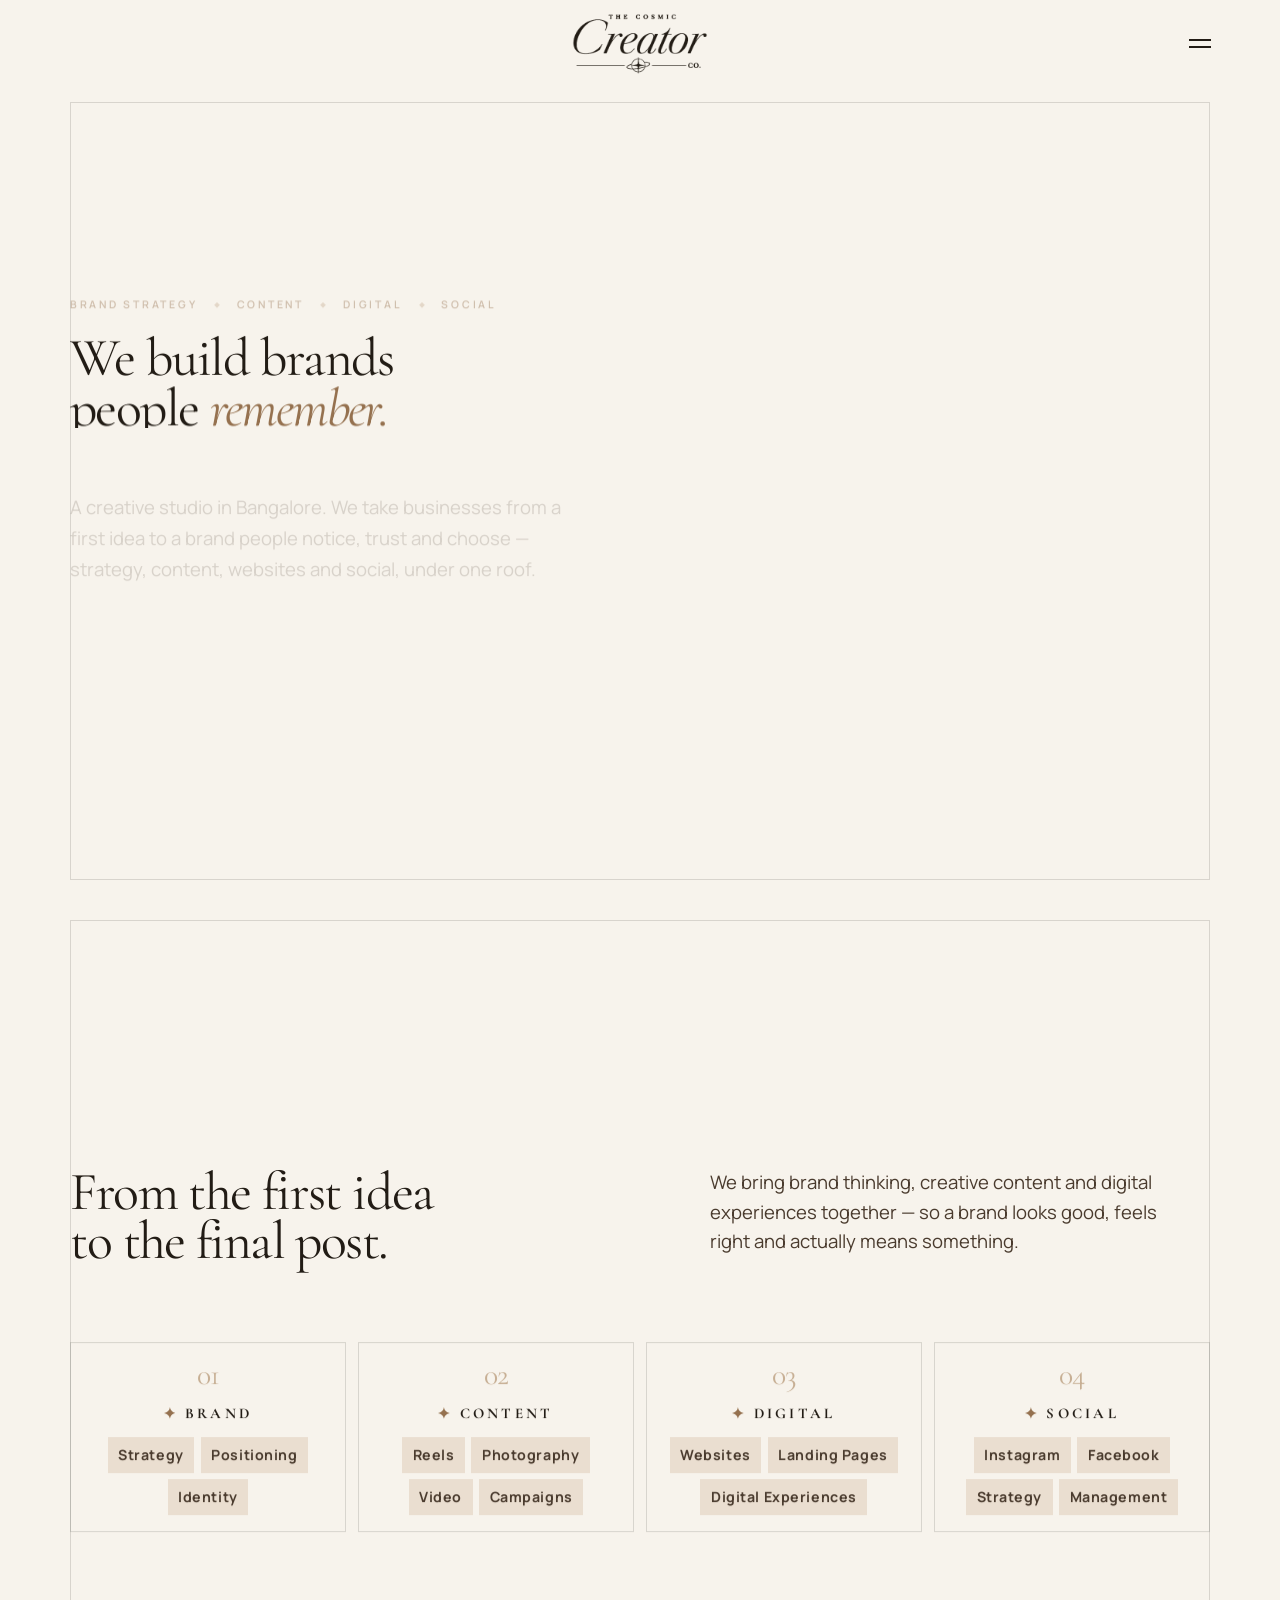
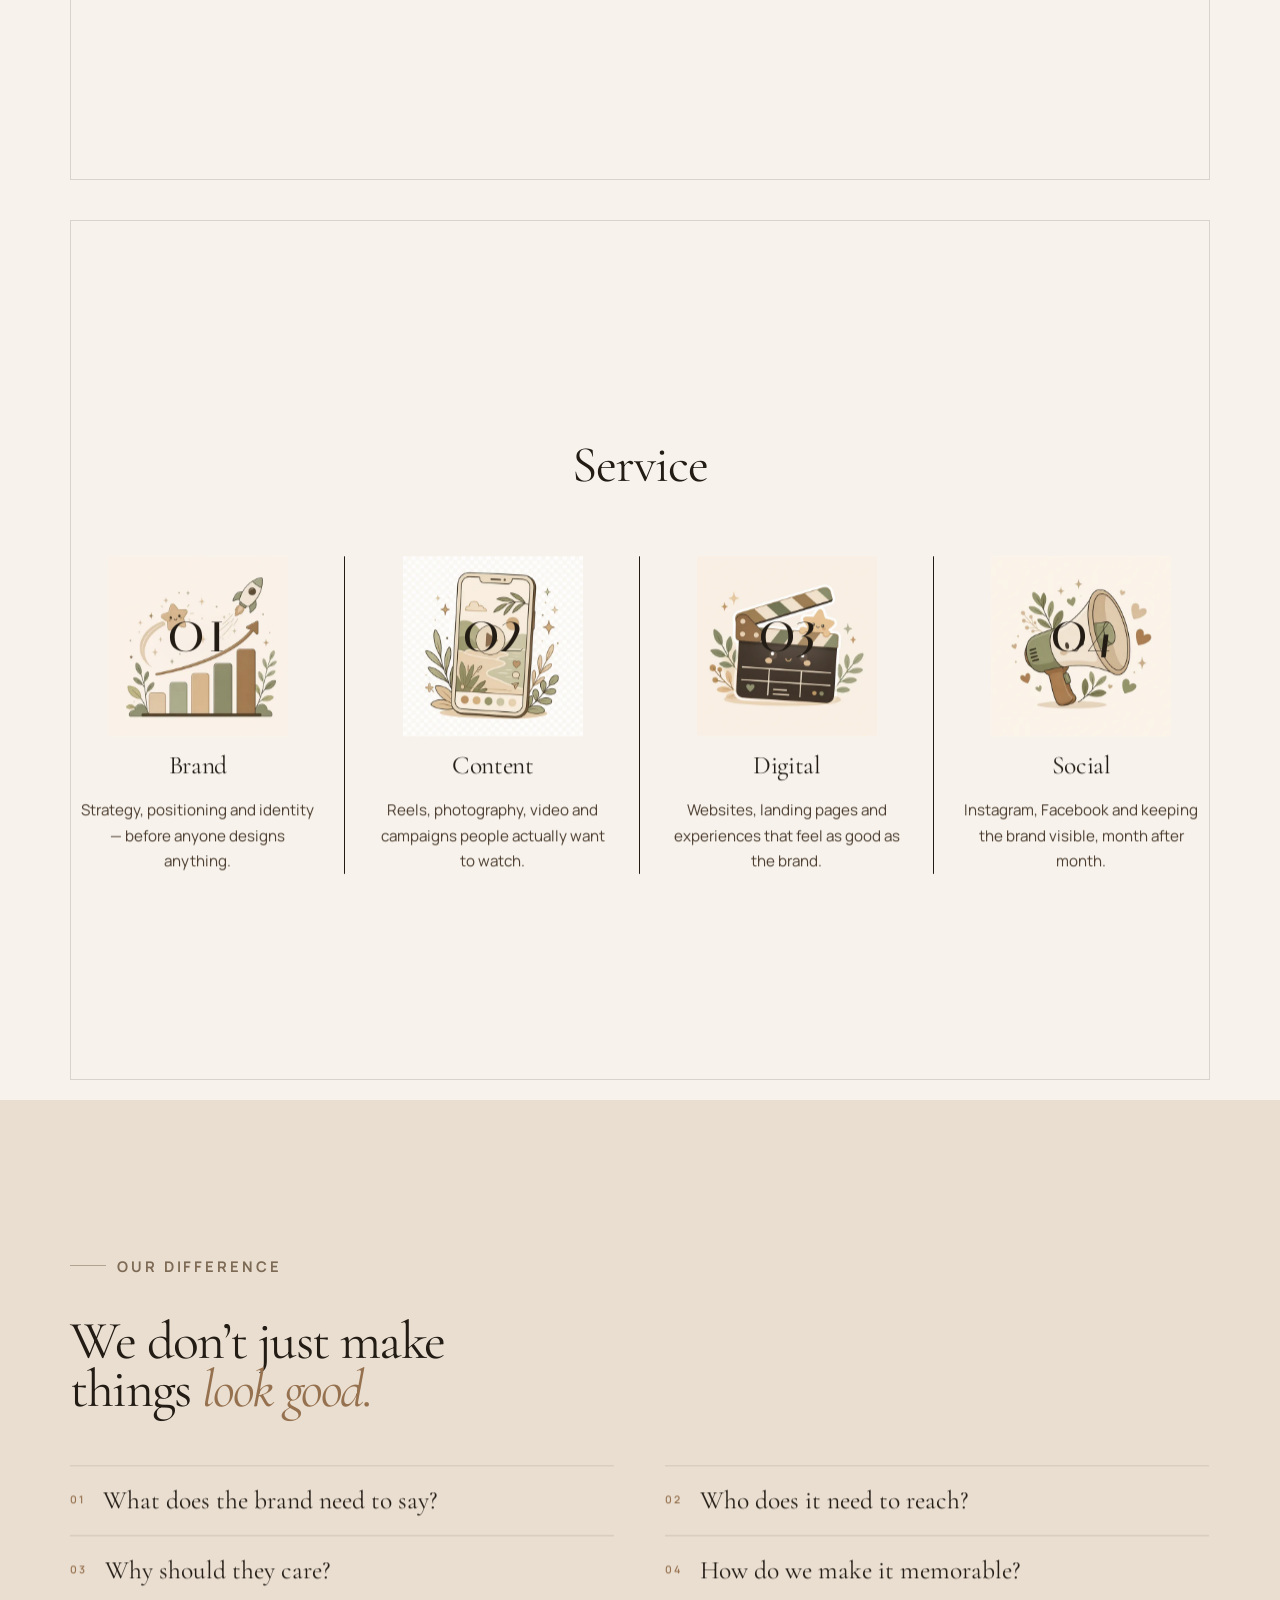
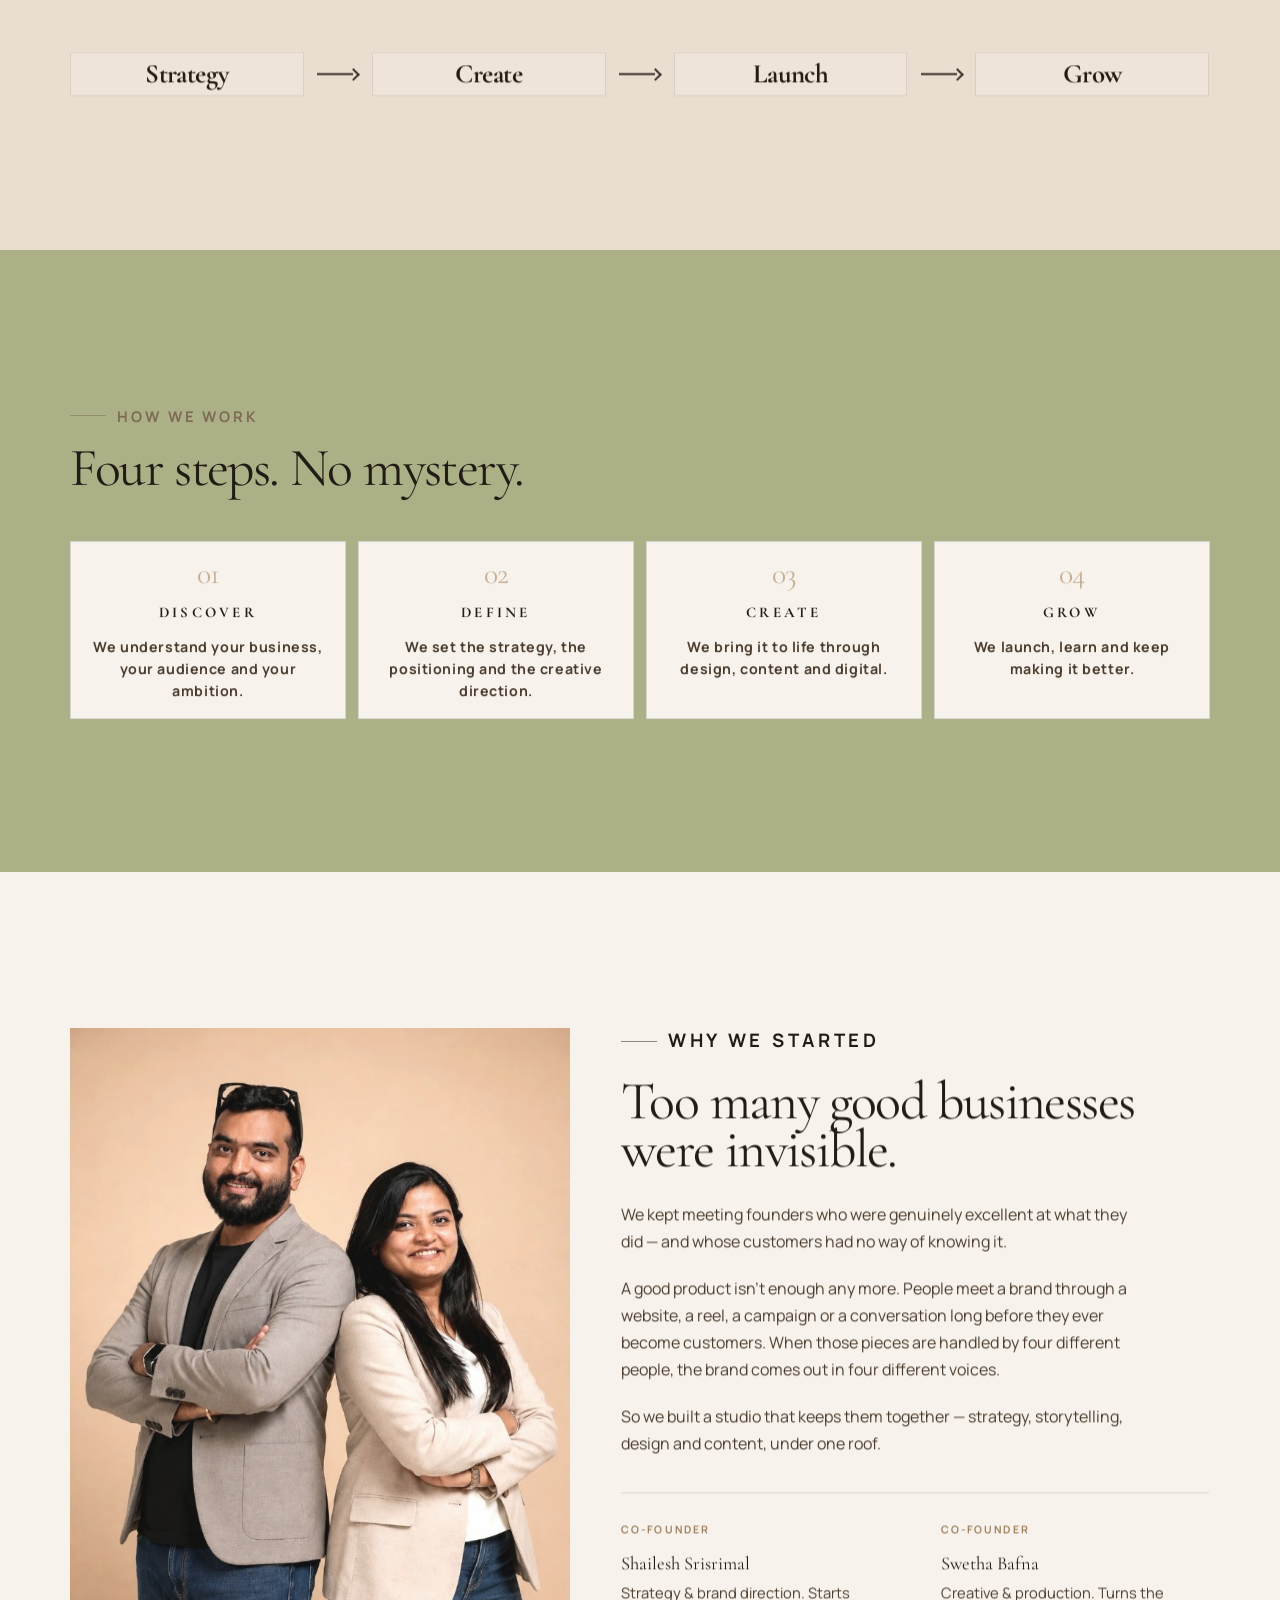
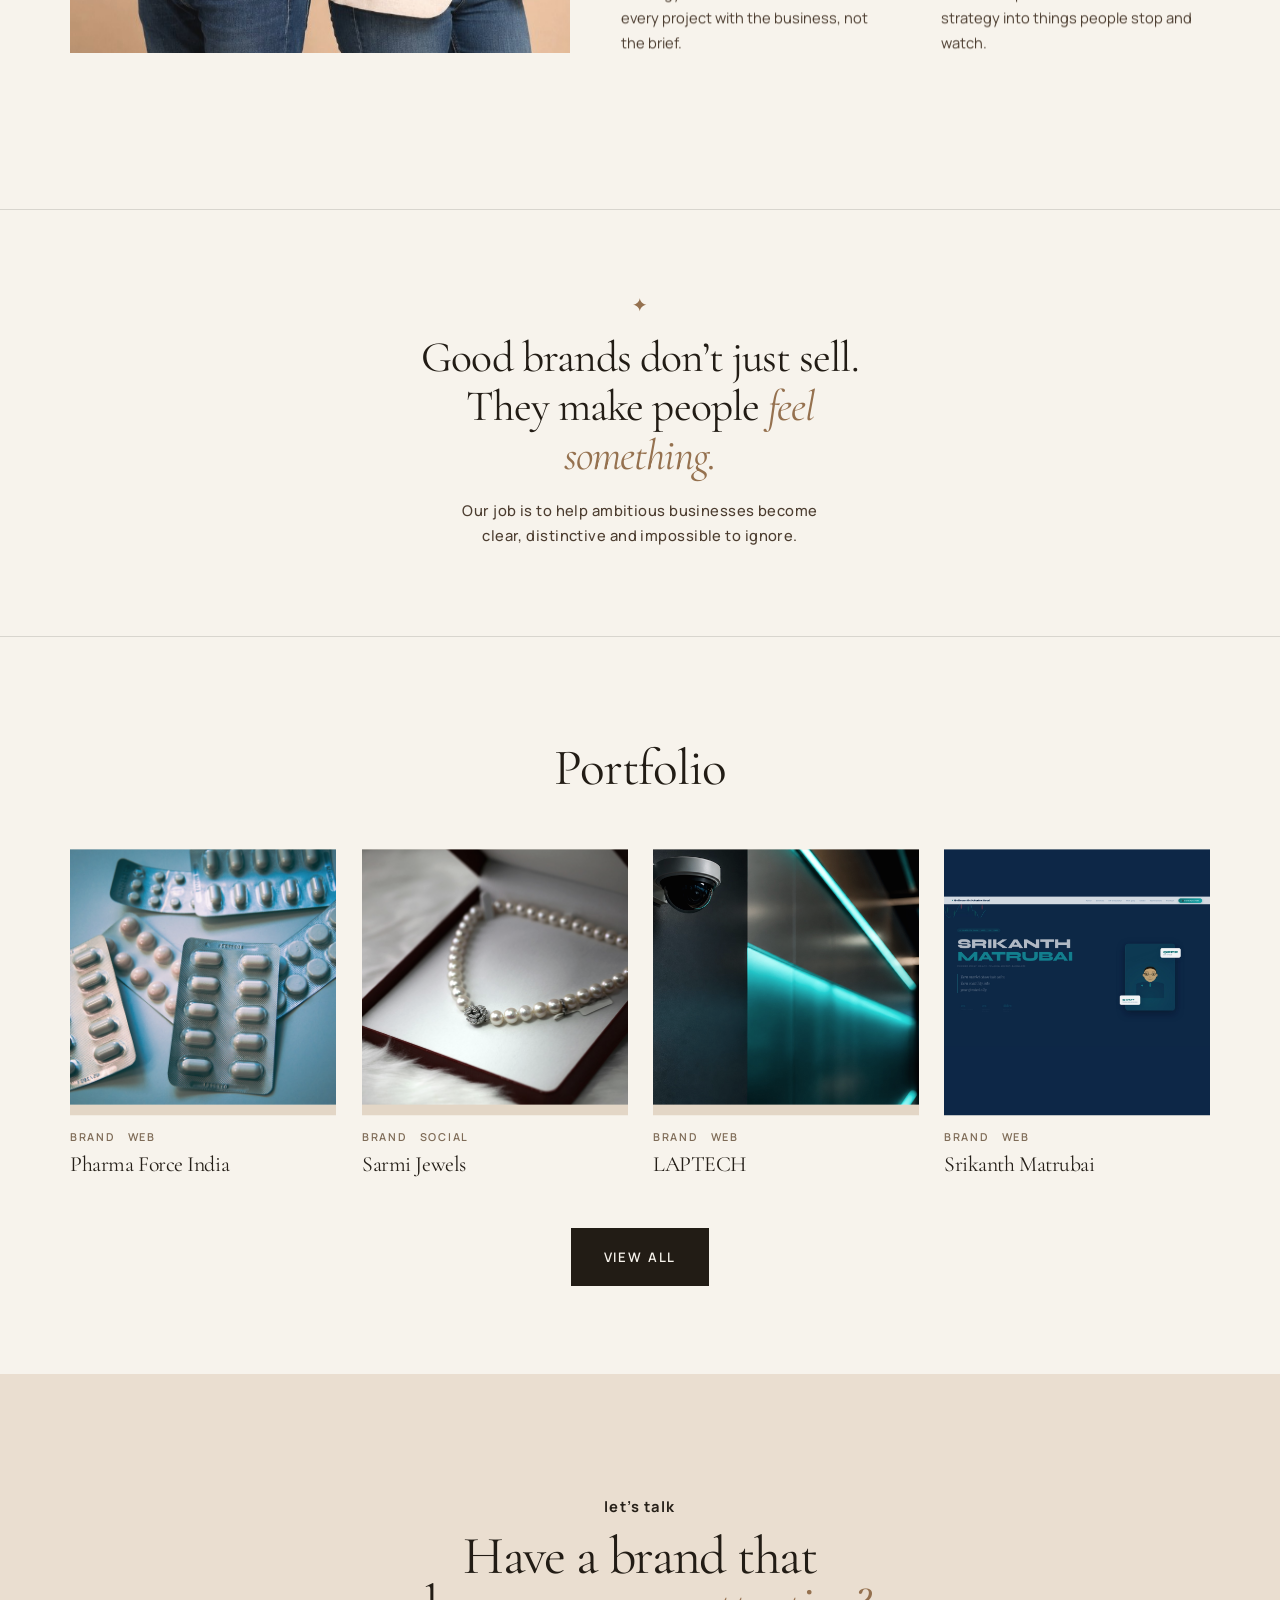
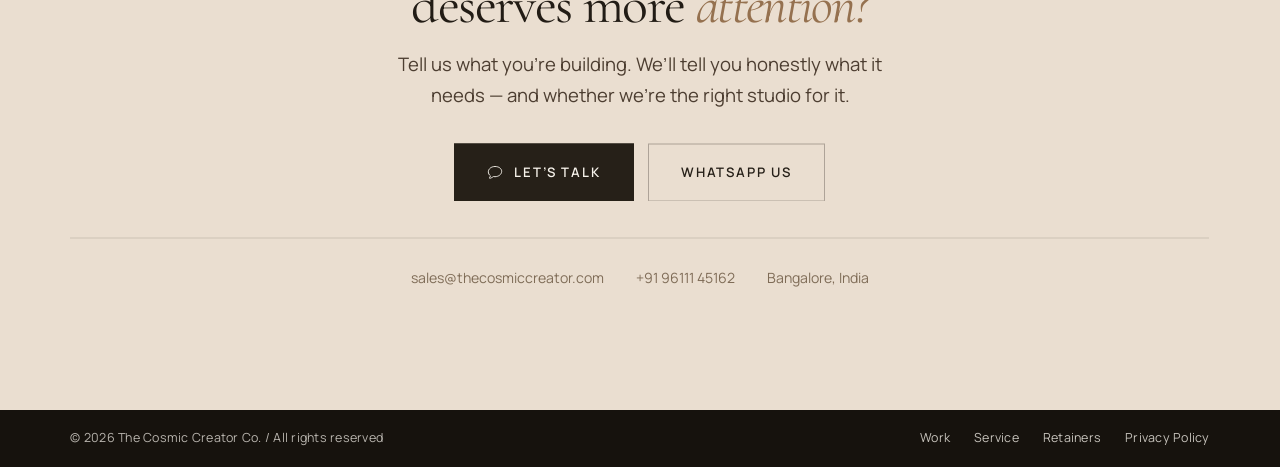
<file: index.html>
<!DOCTYPE html>
<html lang="en" class="no-js">
  <head>
    <meta charset="UTF-8" />
    <meta name="viewport" content="width=device-width, initial-scale=1.0" />
    <title>The Cosmic Creator Co. — We build brands people remember</title>
    <meta
      name="description"
      content="A creative studio in Bangalore building brands from idea to impact — brand strategy, content, digital and social, under one roof."
    />
    <meta name="theme-color" content="#f7f3ec" />
    <link rel="icon" type="image/png" href="assets/favicon.png" />
    <link rel="canonical" href="https://www.thecosmiccreator.com/" />

    <meta property="og:type" content="website" />
    <meta property="og:title" content="The Cosmic Creator Co. — We build brands people remember" />
    <meta
      property="og:description"
      content="Brand strategy. Content. Digital. Social. A creative studio building brands from idea to impact."
    />
    <meta property="og:image" content="assets/founder-hero.jpg" />
    <meta name="twitter:card" content="summary_large_image" />

    <link rel="preconnect" href="https://fonts.googleapis.com" />
    <link rel="preconnect" href="https://fonts.gstatic.com" crossorigin />
    <link
      href="https://fonts.googleapis.com/css2?family=Cormorant+Garamond:ital,wght@0,400;0,500;0,600;0,700;1,400;1,500&family=Italiana&family=Manrope:wght@400;500;600;700&display=swap"
      rel="stylesheet"
    />
    <link rel="stylesheet" href="css/styles.css" />
    <script>
      document.documentElement.classList.remove("no-js");
    </script>
  </head>
  <body>
    <a class="skip" href="#main">Skip to content</a>

    <svg width="0" height="0" aria-hidden="true" style="position: absolute">
      <symbol id="i-star" viewBox="0 0 24 24">
        <path d="M12 0c.6 6.2 5.2 10.8 12 12-6.8 1.2-11.4 5.8-12 12-.6-6.2-5.2-10.8-12-12C6.8 10.8 11.4 6.2 12 0z" />
      </symbol>
      <symbol id="i-arrow" viewBox="0 0 24 24">
        <path d="M4 12h15m0 0-6-6m6 6-6 6" fill="none" stroke="currentColor" stroke-width="1.6" />
      </symbol>
      <symbol id="i-chat" viewBox="0 0 24 24">
        <path
          d="M12 3C6.5 3 2 6.6 2 11c0 2.4 1.2 4.6 3.2 6.1-.6 1.6-1.8 2.9-1.9 3 .4.5 1 .7 1.5.5 2.4-.8 4-1.9 4.8-2.5.8.1 1.6.2 2.4.2 5.5 0 10-3.6 10-8S17.5 3 12 3z"
          fill="none"
          stroke="currentColor"
          stroke-width="1.4"
        />
      </symbol>
    </svg>

    <div class="loader" id="loader" aria-hidden="true">
      <div class="loader__inner">
        <img
          class="loader__brand"
          src="assets/logo-wordmark-bold.png"
          alt=""
          width="704"
          height="320"
        />
        <div class="loader__bar"><span class="loader__progress"></span></div>
      </div>
    </div>

    <!-- ===== NAV ===== -->
    <header class="nav" id="nav">
      <span class="nav__spacer" aria-hidden="true"></span>
      <a class="nav__logo" href="#top" aria-label="The Cosmic Creator Co. — home">
        <img src="assets/logo-wordmark-bold.png" alt="The Cosmic Creator Co." width="704" height="320" />
      </a>
      <button class="nav__toggle" id="navToggle" aria-label="Open menu" aria-expanded="false" aria-controls="mobileNav">
        <span></span><span></span>
      </button>
    </header>

    <div class="mobile-nav" id="mobileNav">
      <a href="#top">Home</a>
      <a href="#work">Work</a>
      <a href="#capabilities">Service</a>
      <a href="retainers.html">Pricing</a>
      <a href="#about">About</a>
      <a href="#contact">Contact</a>
      <a href="https://cal.com/thecosmiccreator" target="_blank" rel="noopener noreferrer">Start a project</a>
    </div>

    <main id="main">
      <!-- ===== 1 · HERO ===== -->
      <section class="hero" id="top" data-intro>
        <div class="shell hero__grid">
          <div class="hero__content">
            <p class="hero__spine reveal">
              <span>Brand Strategy</span><span>Content</span><span>Digital</span><span>Social</span>
            </p>
            <h1 class="hero__title">
              <span class="line"><span class="line__inner">We build brands</span></span>
              <span class="line"><span class="line__inner">people <em class="accent-ital">remember.</em></span></span>
            </h1>
            <p class="hero__sub reveal">
              A creative studio in Bangalore. We take businesses from a first idea to a brand people
              notice, trust and choose — strategy, content, websites and social, under one roof.
            </p>
            <div class="hero__actions reveal">
              <a class="btn" href="#work">View our work</a>
              <a
                class="btn btn--ghost"
                href="https://cal.com/thecosmiccreator"
                target="_blank"
                rel="noopener noreferrer"
                >Start a project</a
              >
            </div>
          </div>

          <div class="hero__aside reveal">
            <figure class="hero__portrait">
              <img
                src="assets/founder-hero.jpg"
                alt="The founders of The Cosmic Creator Co."
                width="681"
                height="851"
                fetchpriority="high"
              />
            </figure>
            <p class="hero__note">
              <span>Est. 2024 · Bangalore</span>
              <span>Independent studio</span>
            </p>
          </div>
        </div>
      </section>

      <!-- ===== 2 · POSITIONING ===== -->
      <section class="section section--tight page-box">
        <div class="shell">
          <div class="head">
            <h2 class="h2">
              From the first idea<br />
              to the final post.
            </h2>
            <p class="lead head__lead">
              We bring brand thinking, creative content and digital experiences together — so a brand
              looks good, feels right and actually means something.
            </p>
          </div>

          <div class="pillars">
            <article class="pillar reveal">
              <span class="pillar__num">01</span>
              <h3 class="pillar__name">
                <svg class="star" aria-hidden="true"><use href="#i-star" /></svg>Brand
              </h3>
              <ul class="pillar__tags">
                <li>Strategy</li>
                <li>Positioning</li>
                <li>Identity</li>
              </ul>
            </article>
            <article class="pillar reveal">
              <span class="pillar__num">02</span>
              <h3 class="pillar__name">
                <svg class="star" aria-hidden="true"><use href="#i-star" /></svg>Content
              </h3>
              <ul class="pillar__tags">
                <li>Reels</li>
                <li>Photography</li>
                <li>Video</li>
                <li>Campaigns</li>
              </ul>
            </article>
            <article class="pillar reveal">
              <span class="pillar__num">03</span>
              <h3 class="pillar__name">
                <svg class="star" aria-hidden="true"><use href="#i-star" /></svg>Digital
              </h3>
              <ul class="pillar__tags">
                <li>Websites</li>
                <li>Landing Pages</li>
                <li>Digital Experiences</li>
              </ul>
            </article>
            <article class="pillar reveal">
              <span class="pillar__num">04</span>
              <h3 class="pillar__name">
                <svg class="star" aria-hidden="true"><use href="#i-star" /></svg>Social
              </h3>
              <ul class="pillar__tags">
                <li>Instagram</li>
                <li>Facebook</li>
                <li>Strategy</li>
                <li>Management</li>
              </ul>
            </article>
          </div>
        </div>
      </section>

      <!-- ===== SERVICE ===== -->
      <section class="page-box" id="capabilities">
        <div class="banner">
          <h2 class="banner__title">Service</h2>
        </div>

        <div class="offers">
          <article class="offer reveal">
            <div class="offer__visual">
              <img src="assets/illus-growth.webp" alt="" width="400" height="400" loading="lazy" />
              <span class="offer__num">01</span>
            </div>
            <h3 class="offer__title">Brand</h3>
            <p class="offer__desc">Strategy, positioning and identity — before anyone designs anything.</p>
          </article>
          <article class="offer reveal">
            <div class="offer__visual">
              <img src="assets/illus-reel.webp" alt="" width="400" height="400" loading="lazy" />
              <span class="offer__num">02</span>
            </div>
            <h3 class="offer__title">Content</h3>
            <p class="offer__desc">Reels, photography, video and campaigns people actually want to watch.</p>
          </article>
          <article class="offer reveal">
            <div class="offer__visual">
              <img src="assets/illus-clapper.webp" alt="" width="400" height="400" loading="lazy" />
              <span class="offer__num">03</span>
            </div>
            <h3 class="offer__title">Digital</h3>
            <p class="offer__desc">Websites, landing pages and experiences that feel as good as the brand.</p>
          </article>
          <article class="offer reveal">
            <div class="offer__visual">
              <img src="assets/illus-megaphone.webp" alt="" width="400" height="400" loading="lazy" />
              <span class="offer__num">04</span>
            </div>
            <h3 class="offer__title">Social</h3>
            <p class="offer__desc">Instagram, Facebook and keeping the brand visible, month after month.</p>
          </article>
        </div>
      </section>

      <!-- ===== OUR DIFFERENCE ===== -->
      <section class="section band-almond">
        <div class="shell method">
          <p class="eyebrow">Our difference</p>
          <h2 class="h2 difference__statement">
            We don’t just make things <em class="accent-ital">look good.</em>
          </h2>

          <ol class="questions reveal">
            <li><span>01</span>What does the brand need to say?</li>
            <li><span>02</span>Who does it need to reach?</li>
            <li><span>03</span>Why should they care?</li>
            <li><span>04</span>How do we make it memorable?</li>
          </ol>

          <div class="flow reveal" aria-label="Strategy, create, launch, grow">
            <span class="flow__step">Strategy</span>
            <span class="flow__arrow" aria-hidden="true"></span>
            <span class="flow__step">Create</span>
            <span class="flow__arrow" aria-hidden="true"></span>
            <span class="flow__step">Launch</span>
            <span class="flow__arrow" aria-hidden="true"></span>
            <span class="flow__step">Grow</span>
          </div>
        </div>
      </section>

      <!-- ===== HOW WE WORK ===== -->
      <section class="section band-sage">
        <div class="shell">
          <div class="head head--solo method__work">
            <div>
              <p class="eyebrow">How we work</p>
              <h2 class="h2">Four steps. No mystery.</h2>
            </div>
          </div>

          <div class="steps">
            <article class="step reveal">
              <span class="step__num">01</span>
              <h3>Discover</h3>
              <p>We understand your business, your audience and your ambition.</p>
            </article>
            <article class="step reveal">
              <span class="step__num">02</span>
              <h3>Define</h3>
              <p>We set the strategy, the positioning and the creative direction.</p>
            </article>
            <article class="step reveal">
              <span class="step__num">03</span>
              <h3>Create</h3>
              <p>We bring it to life through design, content and digital.</p>
            </article>
            <article class="step reveal">
              <span class="step__num">04</span>
              <h3>Grow</h3>
              <p>We launch, learn and keep making it better.</p>
            </article>
          </div>
        </div>
      </section>

      <!-- ===== ABOUT / FOUNDERS ===== -->
      <section class="section" id="about">
        <div class="shell">
          <div class="founders">
            <figure class="founders__media reveal">
              <img
                src="assets/founder-hero.jpg"
                alt="The founders of The Cosmic Creator Co."
                width="681"
                height="851"
                loading="lazy"
              />
            </figure>
            <div class="founders__copy">
              <p class="eyebrow">Why we started</p>
              <h2 class="h2 reveal" style="margin-bottom: 1.75rem">
                Too many good businesses<br />were invisible.
              </h2>
              <p class="reveal">
                We kept meeting founders who were genuinely excellent at what they did — and whose
                customers had no way of knowing it.
              </p>
              <p class="reveal">
                A good product isn’t enough any more. People meet a brand through a website, a reel,
                a campaign or a conversation long before they ever become customers. When those
                pieces are handled by four different people, the brand comes out in four different
                voices.
              </p>
              <p class="reveal">
                So we built a studio that keeps them together — strategy, storytelling, design and
                content, under one roof.
              </p>

              <div class="people reveal">
                <div class="person">
                  <span class="person__role">Co-founder</span>
                  <p class="person__name">Shailesh Srisrimal</p>
                  <p>Strategy &amp; brand direction. Starts every project with the business, not the brief.</p>
                </div>
                <div class="person">
                  <span class="person__role">Co-founder</span>
                  <p class="person__name">Swetha Bafna</p>
                  <p>Creative &amp; production. Turns the strategy into things people stop and watch.</p>
                </div>
              </div>
            </div>
          </div>
        </div>
      </section>

      <!-- ===== BELIEF ===== -->
      <section class="belief-wrap">
        <div class="shell belief">
          <svg class="belief__mark" aria-hidden="true" viewBox="0 0 24 24"><use href="#i-star" /></svg>
          <h2 class="belief__title">
            Good brands don’t just sell.<br />
            They make people <em class="accent-ital">feel something.</em>
          </h2>
          <p class="belief__sub reveal">
            Our job is to help ambitious businesses become clear, distinctive and impossible to
            ignore.
          </p>
        </div>
      </section>

      <!-- ===== PORTFOLIO ===== -->
      <section class="folio-wrap" id="work">
        <div class="banner">
          <h2 class="banner__title">Portfolio</h2>
        </div>

        <div class="folio">
          <a class="folio__item reveal" href="work/pharma-force-india.html">
            <span class="folio__frame">
              <img src="assets/case-pharma.jpg" alt="" width="1600" height="1066" loading="lazy" />
            </span>
            <span class="folio__meta">
              <span class="folio__tags"><span>Brand</span><span>Web</span></span>
              <span class="folio__name">Pharma Force India</span>
            </span>
          </a>
          <a class="folio__item reveal" href="work/sarmi-jewels.html">
            <span class="folio__frame">
              <img src="assets/case-sarmi.jpg" alt="" width="1600" height="1066" loading="lazy" />
            </span>
            <span class="folio__meta">
              <span class="folio__tags"><span>Brand</span><span>Social</span></span>
              <span class="folio__name">Sarmi Jewels</span>
            </span>
          </a>
          <a class="folio__item reveal" href="work/laptech.html">
            <span class="folio__frame">
              <img src="assets/case-laptech.jpg?v=2" alt="" width="1365" height="1024" loading="lazy" />
            </span>
            <span class="folio__meta">
              <span class="folio__tags"><span>Brand</span><span>Web</span></span>
              <span class="folio__name">LAPTECH</span>
            </span>
          </a>
          <a class="folio__item folio__item--site folio__item--site-dark reveal" href="work/srikanth-matrubai.html">
            <span class="folio__frame">
              <img src="assets/case-srikanth.jpg?v=2" alt="" width="1920" height="1080" loading="lazy" />
            </span>
            <span class="folio__meta">
              <span class="folio__tags"><span>Brand</span><span>Web</span></span>
              <span class="folio__name">Srikanth Matrubai</span>
            </span>
          </a>
        </div>

        <div class="folio__actions">
          <a class="btn" href="work.html">View all</a>
        </div>
      </section>

      <!-- ===== CONTACT ===== -->
      <section class="contact band-almond" id="contact">
        <p class="kicker reveal">let’s talk</p>
        <h2 class="contact__title">
          Have a brand that<br />
          deserves more <em class="accent-ital">attention?</em>
        </h2>
        <p class="contact__sub reveal">
          Tell us what you’re building. We’ll tell you honestly what it needs — and whether we’re
          the right studio for it.
        </p>
        <div class="contact__actions reveal">
          <a
            class="btn"
            href="https://cal.com/thecosmiccreator"
            target="_blank"
            rel="noopener noreferrer"
          >
            <svg class="btn__icon" width="16" height="16" aria-hidden="true"><use href="#i-chat" /></svg>
            Let’s talk
          </a>
          <a
            class="btn btn--ghost"
            href="https://wa.me/919611145162"
            target="_blank"
            rel="noopener noreferrer"
            >WhatsApp us</a
          >
        </div>
        <p class="contact__direct reveal">
          <a href="mailto:sales@thecosmiccreator.com">sales@thecosmiccreator.com</a>
          <a href="tel:+919611145162">+91 96111 45162</a>
          <span>Bangalore, India</span>
        </p>
      </section>
    </main>

    <!-- ===== FOOTER ===== -->
    <footer class="footer">
      <div class="footer__bar">
        <p>© 2026 The Cosmic Creator Co. / All rights reserved</p>
        <nav class="footer__nav" aria-label="Footer">
          <a href="#work">Work</a>
          <a href="#capabilities">Service</a>
          <a href="retainers.html">Retainers</a>
          <a href="privacy.html">Privacy Policy</a>
        </nav>
      </div>
    </footer>

    <script src="js/vendor/gsap.min.js" defer></script>
    <script src="js/vendor/ScrollTrigger.min.js" defer></script>
    <script src="js/vendor/lenis.min.js" defer></script>
    <script src="js/main.js" defer></script>
  </body>
</html>
</file>
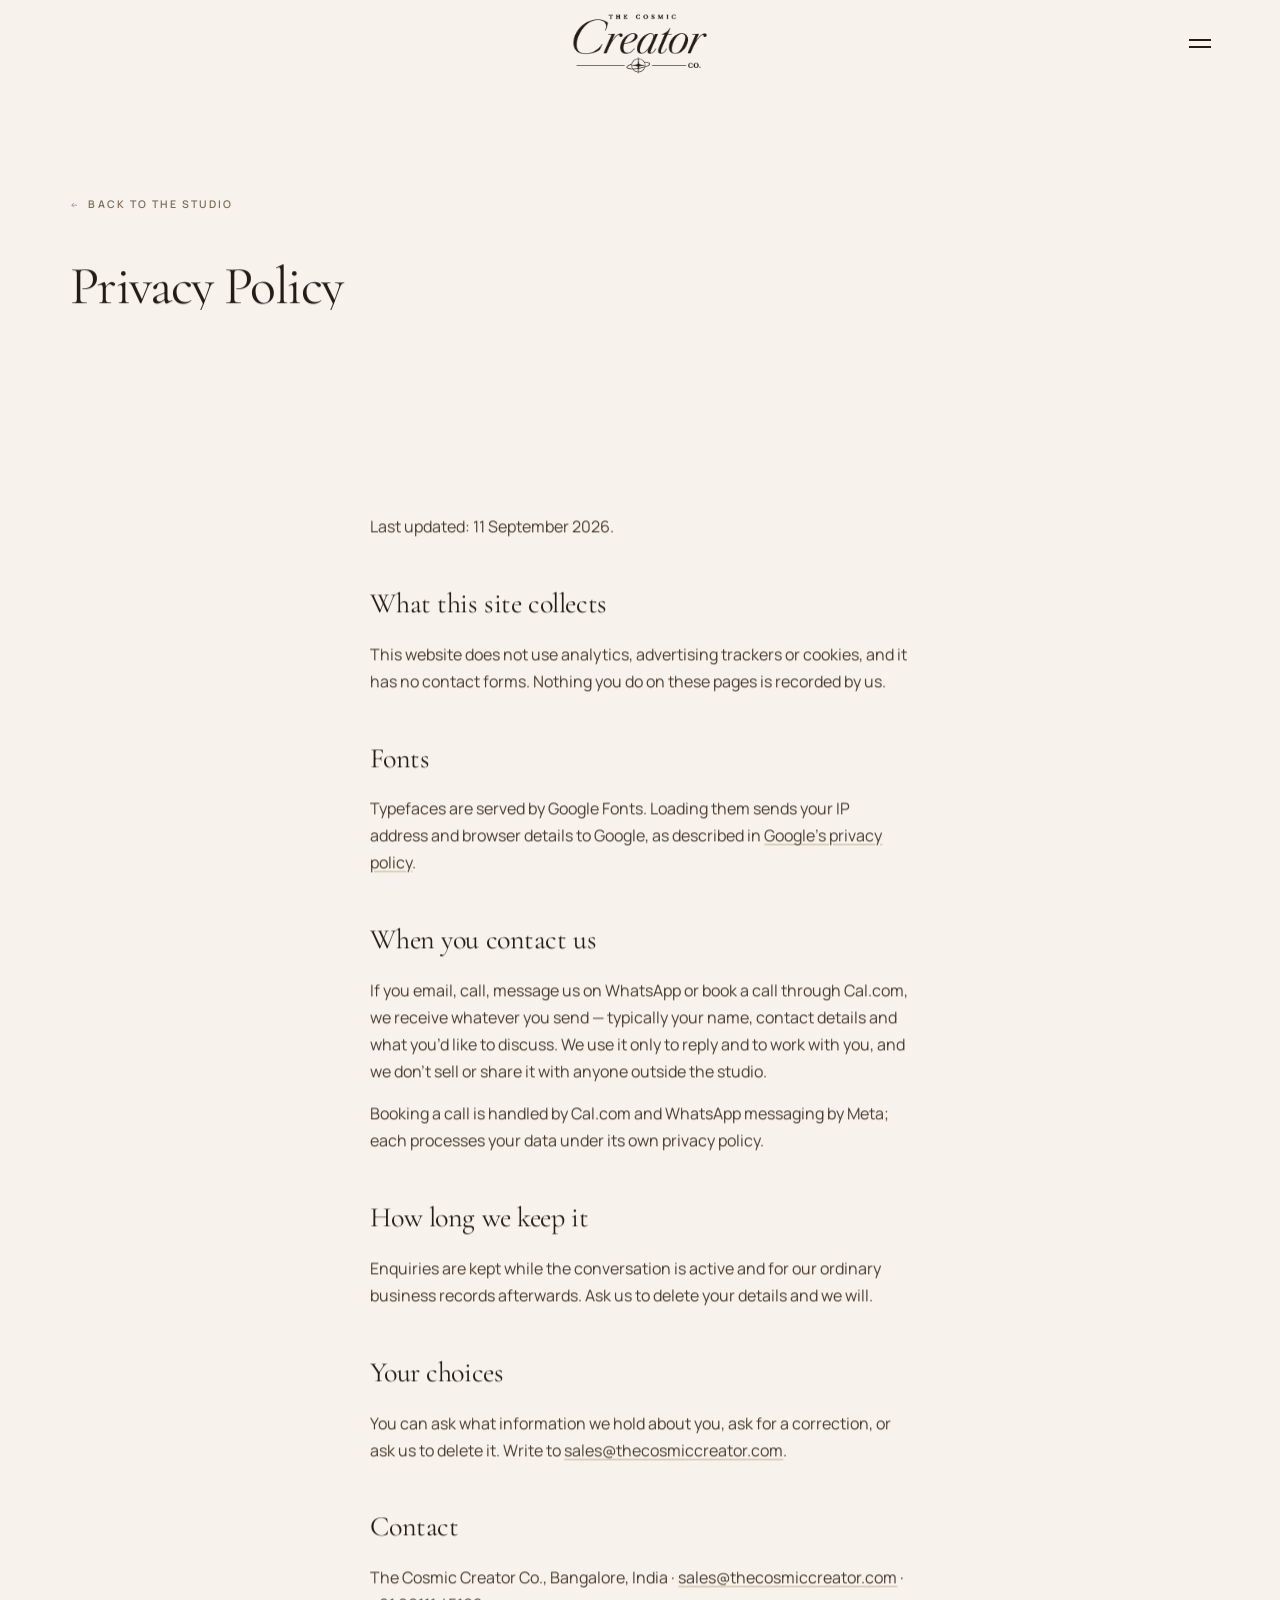
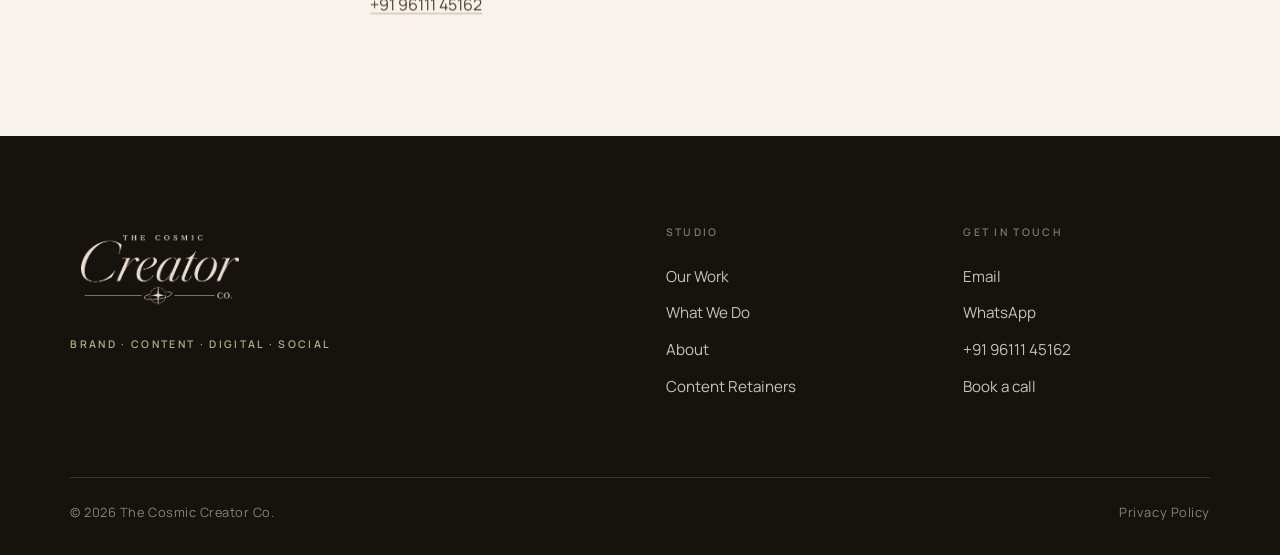
<file: privacy.html>
<!DOCTYPE html>
<html lang="en" class="no-js">
  <head>
    <meta charset="UTF-8" />
    <meta name="viewport" content="width=device-width, initial-scale=1.0" />
    <title>Privacy Policy — The Cosmic Creator Co.</title>
    <meta name="description" content="How The Cosmic Creator Co. handles your information." />
    <meta name="theme-color" content="#f7f3ec" />
    <link rel="icon" type="image/png" href="assets/favicon.png" />
    <meta property="og:type" content="website" />
    <meta property="og:title" content="Privacy Policy — The Cosmic Creator Co." />
    <meta property="og:description" content="How The Cosmic Creator Co. handles your information." />
    <meta property="og:image" content="assets/founder-hero.jpg" />
    <meta name="twitter:card" content="summary_large_image" />
    <link rel="preconnect" href="https://fonts.googleapis.com" />
    <link rel="preconnect" href="https://fonts.gstatic.com" crossorigin />
    <link
      href="https://fonts.googleapis.com/css2?family=Cormorant+Garamond:ital,wght@0,400;0,500;1,400;1,500&family=Manrope:wght@400;500;600;700&display=swap"
      rel="stylesheet"
    />
    <link rel="stylesheet" href="css/styles.css" />
    <script>
      document.documentElement.classList.remove("no-js");
    </script>
  </head>
  <body>
    <a class="skip" href="#main">Skip to content</a>

    <svg width="0" height="0" aria-hidden="true" style="position: absolute">
      <symbol id="i-star" viewBox="0 0 24 24">
        <path d="M12 0c.6 6.2 5.2 10.8 12 12-6.8 1.2-11.4 5.8-12 12-.6-6.2-5.2-10.8-12-12C6.8 10.8 11.4 6.2 12 0z" />
      </symbol>
      <symbol id="i-arrow" viewBox="0 0 24 24">
        <path d="M4 12h15m0 0-6-6m6 6-6 6" fill="none" stroke="currentColor" stroke-width="1.6" />
      </symbol>
    </svg>

    <header class="nav is-scrolled" id="nav">
      <span class="nav__spacer" aria-hidden="true"></span>
      <a class="nav__logo" href="index.html" aria-label="The Cosmic Creator Co. — home">
        <img src="assets/logo-wordmark-bold.png" alt="The Cosmic Creator Co." width="704" height="320" />
      </a>
      <button class="nav__toggle" id="navToggle" aria-label="Open menu" aria-expanded="false" aria-controls="mobileNav">
        <span></span><span></span>
      </button>
    </header>

    <div class="mobile-nav" id="mobileNav">
      <a href="index.html">Home</a>
      <a href="index.html#work">Work</a>
      <a href="index.html#capabilities">Service</a>
      <a href="retainers.html">Pricing</a>
      <a href="index.html#about">About</a>
      <a href="index.html#contact">Contact</a>
      <a href="https://cal.com/thecosmiccreator" target="_blank" rel="noopener noreferrer">Start a project</a>
    </div>

    <main id="main">

      <section class="case-hero" data-intro>
        <div class="shell">
          <a class="case-hero__back" href="index.html">
            <svg class="star" width="12" height="12" aria-hidden="true" style="transform: rotate(180deg)">
              <use href="#i-arrow" />
            </svg>
            Back to the studio
          </a>
          <h1 class="case-hero__title">
            <span class="line"><span class="line__inner">Privacy Policy</span></span>
          </h1>
        </div>
      </section>

      <section class="section section--tight">
        <div class="shell prose reveal">
          <p>Last updated: 11 September 2026.</p>

          <h2>What this site collects</h2>
          <p>
            This website does not use analytics, advertising trackers or cookies, and it has no
            contact forms. Nothing you do on these pages is recorded by us.
          </p>

          <h2>Fonts</h2>
          <p>
            Typefaces are served by Google Fonts. Loading them sends your IP address and browser
            details to Google, as described in
            <a href="https://policies.google.com/privacy" target="_blank" rel="noopener noreferrer"
              >Google’s privacy policy</a
            >.
          </p>

          <h2>When you contact us</h2>
          <p>
            If you email, call, message us on WhatsApp or book a call through Cal.com, we receive
            whatever you send — typically your name, contact details and what you’d like to discuss.
            We use it only to reply and to work with you, and we don’t sell or share it with anyone
            outside the studio.
          </p>
          <p>
            Booking a call is handled by Cal.com and WhatsApp messaging by Meta; each processes your
            data under its own privacy policy.
          </p>

          <h2>How long we keep it</h2>
          <p>
            Enquiries are kept while the conversation is active and for our ordinary business records
            afterwards. Ask us to delete your details and we will.
          </p>

          <h2>Your choices</h2>
          <p>
            You can ask what information we hold about you, ask for a correction, or ask us to delete
            it. Write to
            <a href="mailto:sales@thecosmiccreator.com">sales@thecosmiccreator.com</a>.
          </p>

          <h2>Contact</h2>
          <p>
            The Cosmic Creator Co., Bangalore, India ·
            <a href="mailto:sales@thecosmiccreator.com">sales@thecosmiccreator.com</a> ·
            <a href="tel:+919611145162">+91 96111 45162</a>
          </p>
        </div>
      </section>
    </main>

    <footer class="footer">
      <div class="shell">
        <div class="footer__top">
          <div>
            <a class="footer__logo" href="index.html" aria-label="The Cosmic Creator Co. — home">
              <img src="assets/logo-wordmark-light.png" alt="The Cosmic Creator Co." width="200" height="92" loading="lazy" />
            </a>
            <p class="footer__tag">Brand · Content · Digital · Social</p>
          </div>
          <div class="footer__links">
            <div>
              <h4>Studio</h4>
              <a href="index.html#work">Our Work</a>
              <a href="index.html#capabilities">What We Do</a>
              <a href="index.html#about">About</a>
              <a href="retainers.html">Content Retainers</a>
            </div>
            <div>
              <h4>Get in touch</h4>
              <a href="mailto:sales@thecosmiccreator.com">Email</a>
              <a href="https://wa.me/919611145162" target="_blank" rel="noopener noreferrer">WhatsApp</a>
              <a href="tel:+919611145162">+91 96111 45162</a>
              <a href="https://cal.com/thecosmiccreator" target="_blank" rel="noopener noreferrer">Book a call</a>
            </div>
          </div>
        </div>
        <div class="footer__bottom">
          <p>© 2026 The Cosmic Creator Co.</p>
          <p><a href="privacy.html">Privacy Policy</a></p>
        </div>
      </div>
    </footer>

    <script src="js/vendor/gsap.min.js" defer></script>
    <script src="js/vendor/ScrollTrigger.min.js" defer></script>
    <script src="js/vendor/lenis.min.js" defer></script>
    <script src="js/main.js" defer></script>
  </body>
</html>
</file>
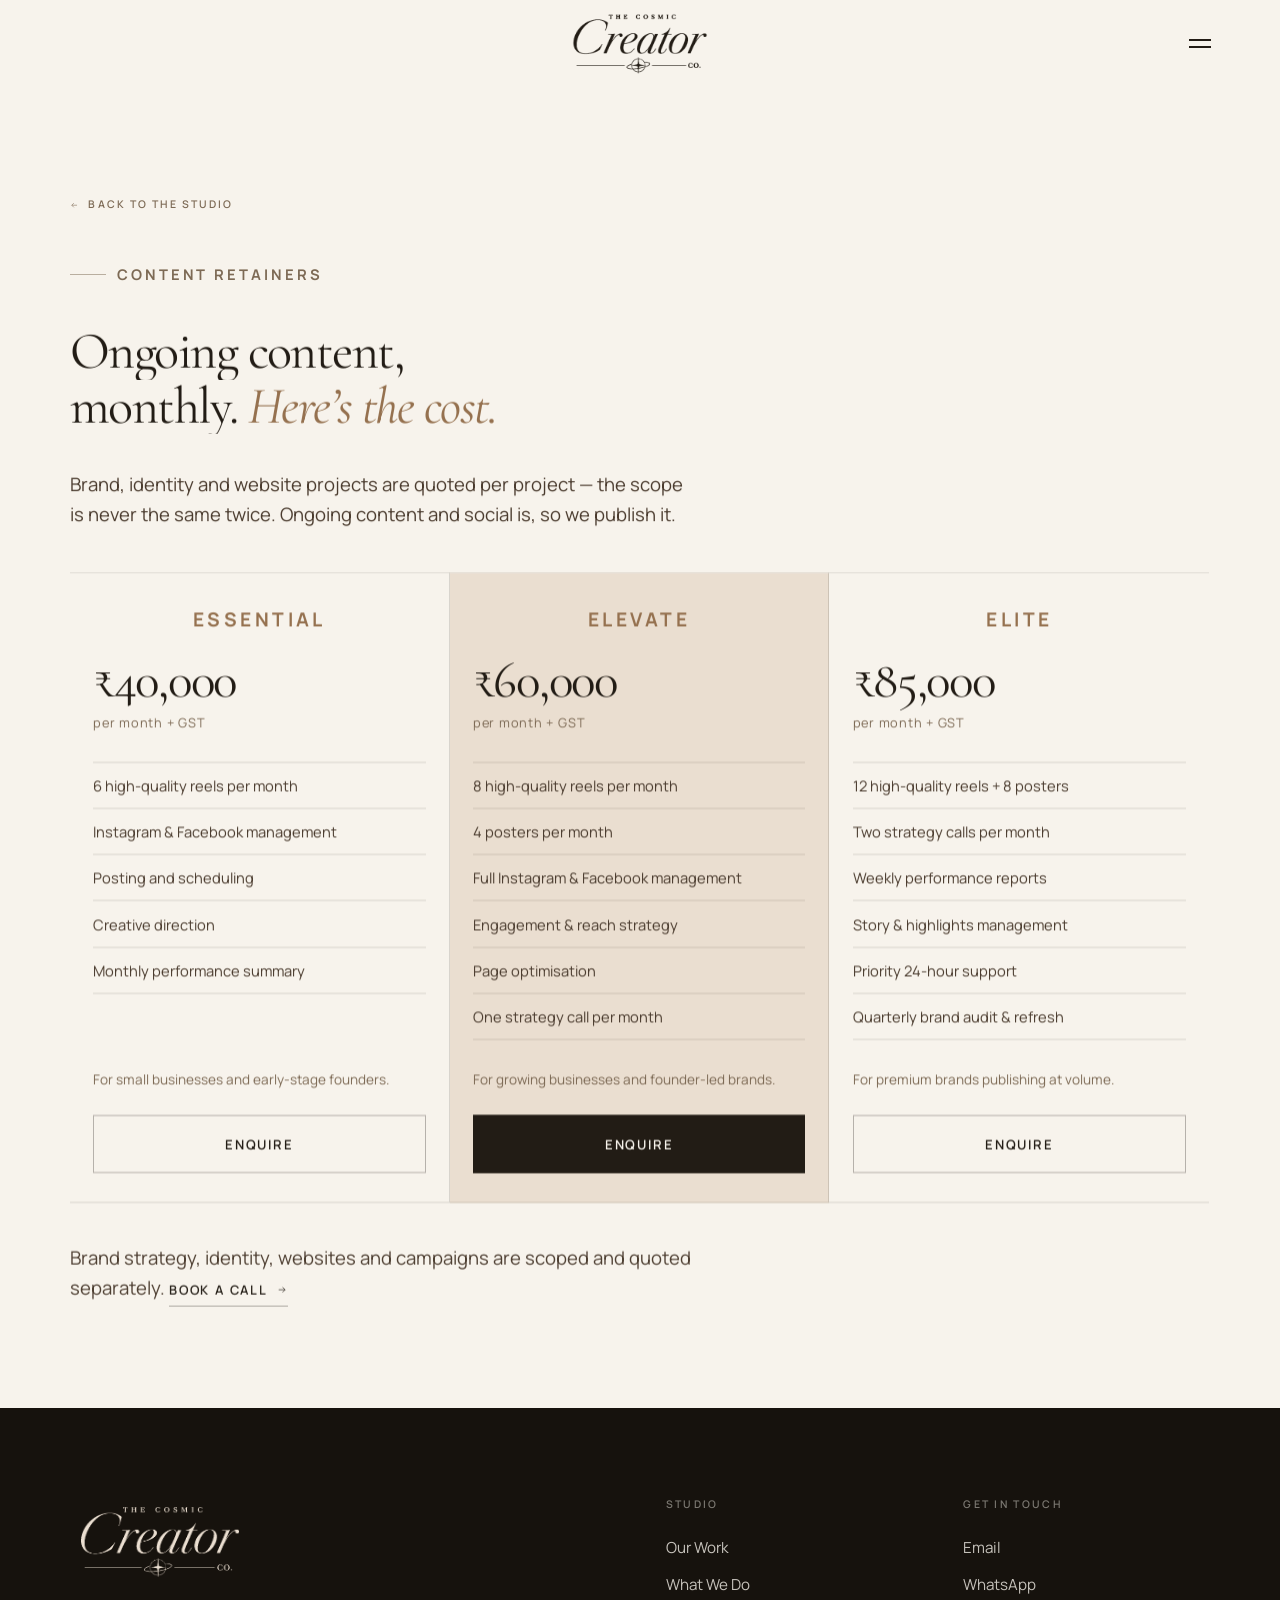
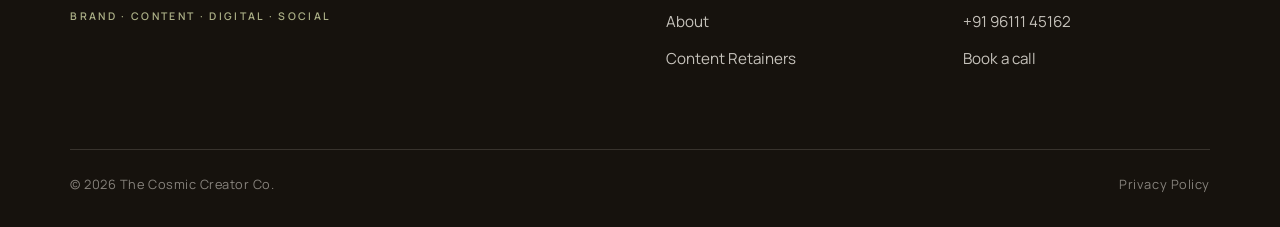
<file: retainers.html>
<!DOCTYPE html>
<html lang="en" class="no-js">
  <head>
    <meta charset="UTF-8" />
    <meta name="viewport" content="width=device-width, initial-scale=1.0" />
    <title>Content Retainers — The Cosmic Creator Co.</title>
    <meta name="description" content="Monthly content and social retainers from The Cosmic Creator Co. — published pricing for ongoing work." />
    <meta name="theme-color" content="#f7f3ec" />
    <link rel="icon" type="image/png" href="assets/favicon.png" />
    <meta property="og:type" content="website" />
    <meta property="og:title" content="Content Retainers — The Cosmic Creator Co." />
    <meta property="og:description" content="Monthly content and social retainers from The Cosmic Creator Co. — published pricing for ongoing work." />
    <meta property="og:image" content="assets/founder-hero.jpg" />
    <meta name="twitter:card" content="summary_large_image" />
    <link rel="preconnect" href="https://fonts.googleapis.com" />
    <link rel="preconnect" href="https://fonts.gstatic.com" crossorigin />
    <link
      href="https://fonts.googleapis.com/css2?family=Cormorant+Garamond:ital,wght@0,400;0,500;1,400;1,500&family=Manrope:wght@400;500;600;700&display=swap"
      rel="stylesheet"
    />
    <link rel="stylesheet" href="css/styles.css" />
    <script>
      document.documentElement.classList.remove("no-js");
    </script>
  </head>
  <body>
    <a class="skip" href="#main">Skip to content</a>

    <svg width="0" height="0" aria-hidden="true" style="position: absolute">
      <symbol id="i-star" viewBox="0 0 24 24">
        <path d="M12 0c.6 6.2 5.2 10.8 12 12-6.8 1.2-11.4 5.8-12 12-.6-6.2-5.2-10.8-12-12C6.8 10.8 11.4 6.2 12 0z" />
      </symbol>
      <symbol id="i-arrow" viewBox="0 0 24 24">
        <path d="M4 12h15m0 0-6-6m6 6-6 6" fill="none" stroke="currentColor" stroke-width="1.6" />
      </symbol>
    </svg>

    <header class="nav is-scrolled" id="nav">
      <span class="nav__spacer" aria-hidden="true"></span>
      <a class="nav__logo" href="index.html" aria-label="The Cosmic Creator Co. — home">
        <img src="assets/logo-wordmark-bold.png" alt="The Cosmic Creator Co." width="704" height="320" />
      </a>
      <button class="nav__toggle" id="navToggle" aria-label="Open menu" aria-expanded="false" aria-controls="mobileNav">
        <span></span><span></span>
      </button>
    </header>

    <div class="mobile-nav" id="mobileNav">
      <a href="index.html">Home</a>
      <a href="index.html#work">Work</a>
      <a href="index.html#capabilities">Service</a>
      <a href="retainers.html">Pricing</a>
      <a href="index.html#about">About</a>
      <a href="index.html#contact">Contact</a>
      <a href="https://cal.com/thecosmiccreator" target="_blank" rel="noopener noreferrer">Start a project</a>
    </div>

    <main id="main">

      <section class="case-hero case-hero--pricing" data-intro>
        <div class="shell">
          <a class="case-hero__back" href="index.html">
            <svg class="star" width="12" height="12" aria-hidden="true" style="transform: rotate(180deg)">
              <use href="#i-arrow" />
            </svg>
            Back to the studio
          </a>
          <p class="eyebrow">Content retainers</p>
          <h1 class="case-hero__title case-hero__title--sm">
            <span class="line"><span class="line__inner">Ongoing content,</span></span>
            <span class="line"><span class="line__inner">monthly. <em class="accent-ital">Here’s the cost.</em></span></span>
          </h1>
          <p class="lead reveal" style="max-width: 56ch">
            Brand, identity and website projects are quoted per project — the scope is never the
            same twice. Ongoing content and social is, so we publish it.
          </p>
        </div>
      </section>

      <section class="section section--tight section--flush">
        <div class="shell">
          <div class="plans reveal">
            <article class="plan">
              <p class="plan__tier">Essential</p>
              <p class="plan__price">₹40,000</p>
              <p class="plan__unit">per month + GST</p>
              <ul>
                <li>6 high-quality reels per month</li>
                <li>Instagram &amp; Facebook management</li>
                <li>Posting and scheduling</li>
                <li>Creative direction</li>
                <li>Monthly performance summary</li>
              </ul>
              <p class="plan__fit">For small businesses and early-stage founders.</p>
              <a class="btn btn--ghost" href="https://wa.me/919611145162" target="_blank" rel="noopener noreferrer"
                >Enquire</a
              >
            </article>

            <article class="plan plan--featured">
              <p class="plan__tier">Elevate</p>
              <p class="plan__price">₹60,000</p>
              <p class="plan__unit">per month + GST</p>
              <ul>
                <li>8 high-quality reels per month</li>
                <li>4 posters per month</li>
                <li>Full Instagram &amp; Facebook management</li>
                <li>Engagement &amp; reach strategy</li>
                <li>Page optimisation</li>
                <li>One strategy call per month</li>
              </ul>
              <p class="plan__fit">For growing businesses and founder-led brands.</p>
              <a class="btn" href="https://wa.me/919611145162" target="_blank" rel="noopener noreferrer">Enquire</a>
            </article>

            <article class="plan">
              <p class="plan__tier">Elite</p>
              <p class="plan__price">₹85,000</p>
              <p class="plan__unit">per month + GST</p>
              <ul>
                <li>12 high-quality reels + 8 posters</li>
                <li>Two strategy calls per month</li>
                <li>Weekly performance reports</li>
                <li>Story &amp; highlights management</li>
                <li>Priority 24-hour support</li>
                <li>Quarterly brand audit &amp; refresh</li>
              </ul>
              <p class="plan__fit">For premium brands publishing at volume.</p>
              <a class="btn btn--ghost" href="https://wa.me/919611145162" target="_blank" rel="noopener noreferrer"
                >Enquire</a
              >
            </article>
          </div>

          <p class="lead reveal" style="margin-top: 2.5rem; max-width: 60ch">
            Brand strategy, identity, websites and campaigns are scoped and quoted separately.
            <a class="tlink" href="https://cal.com/thecosmiccreator" target="_blank" rel="noopener noreferrer"
              >Book a call
              <svg class="star arrow" width="14" height="14" aria-hidden="true"><use href="#i-arrow" /></svg
            ></a>
          </p>
        </div>
      </section>
    </main>

    <footer class="footer">
      <div class="shell">
        <div class="footer__top">
          <div>
            <a class="footer__logo" href="index.html" aria-label="The Cosmic Creator Co. — home">
              <img src="assets/logo-wordmark-light.png" alt="The Cosmic Creator Co." width="200" height="92" loading="lazy" />
            </a>
            <p class="footer__tag">Brand · Content · Digital · Social</p>
          </div>
          <div class="footer__links">
            <div>
              <h4>Studio</h4>
              <a href="index.html#work">Our Work</a>
              <a href="index.html#capabilities">What We Do</a>
              <a href="index.html#about">About</a>
              <a href="retainers.html">Content Retainers</a>
            </div>
            <div>
              <h4>Get in touch</h4>
              <a href="mailto:sales@thecosmiccreator.com">Email</a>
              <a href="https://wa.me/919611145162" target="_blank" rel="noopener noreferrer">WhatsApp</a>
              <a href="tel:+919611145162">+91 96111 45162</a>
              <a href="https://cal.com/thecosmiccreator" target="_blank" rel="noopener noreferrer">Book a call</a>
            </div>
          </div>
        </div>
        <div class="footer__bottom">
          <p>© 2026 The Cosmic Creator Co.</p>
          <p><a href="privacy.html">Privacy Policy</a></p>
        </div>
      </div>
    </footer>

    <script src="js/vendor/gsap.min.js" defer></script>
    <script src="js/vendor/ScrollTrigger.min.js" defer></script>
    <script src="js/vendor/lenis.min.js" defer></script>
    <script src="js/main.js" defer></script>
  </body>
</html>
</file>
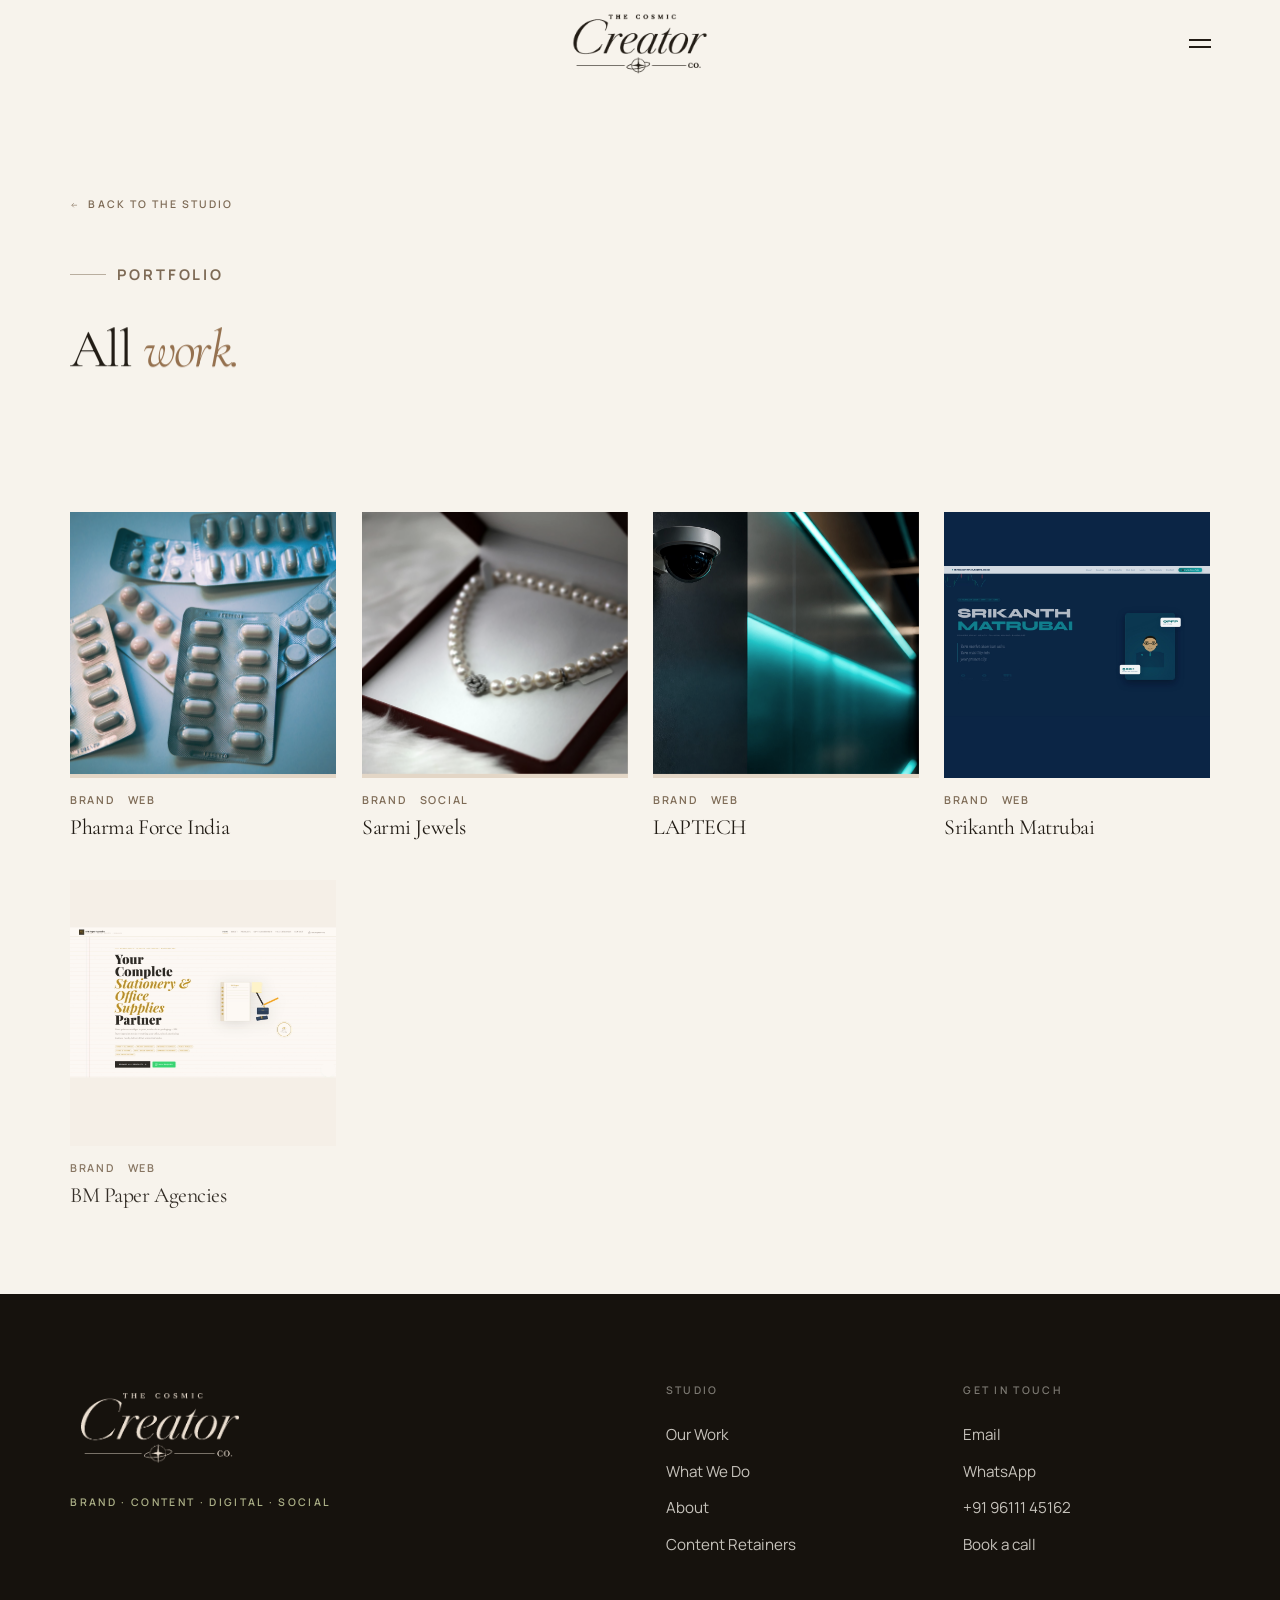
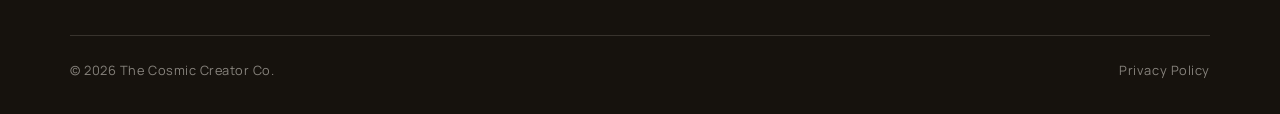
<file: work.html>
<!DOCTYPE html>
<html lang="en" class="no-js">
  <head>
    <meta charset="UTF-8" />
    <meta name="viewport" content="width=device-width, initial-scale=1.0" />
    <title>Work — The Cosmic Creator Co.</title>
    <meta
      name="description"
      content="Selected work from The Cosmic Creator Co. — brand, web and social projects for businesses that need to be seen."
    />
    <meta name="theme-color" content="#f7f3ec" />
    <link rel="icon" type="image/png" href="assets/favicon.png" />
    <link rel="canonical" href="https://www.thecosmiccreator.com/work.html" />
    <meta property="og:type" content="website" />
    <meta property="og:title" content="Work — The Cosmic Creator Co." />
    <meta
      property="og:description"
      content="Selected work from The Cosmic Creator Co. — brand, web and social projects for businesses that need to be seen."
    />
    <meta property="og:image" content="assets/founder-hero.jpg" />
    <meta name="twitter:card" content="summary_large_image" />
    <link rel="preconnect" href="https://fonts.googleapis.com" />
    <link rel="preconnect" href="https://fonts.gstatic.com" crossorigin />
    <link
      href="https://fonts.googleapis.com/css2?family=Cormorant+Garamond:ital,wght@0,400;0,500;1,400;1,500&family=Manrope:wght@400;500;600;700&display=swap"
      rel="stylesheet"
    />
    <link rel="stylesheet" href="css/styles.css" />
    <script>
      document.documentElement.classList.remove("no-js");
    </script>
  </head>
  <body>
    <a class="skip" href="#main">Skip to content</a>

    <svg width="0" height="0" aria-hidden="true" style="position: absolute">
      <symbol id="i-star" viewBox="0 0 24 24">
        <path d="M12 0c.6 6.2 5.2 10.8 12 12-6.8 1.2-11.4 5.8-12 12-.6-6.2-5.2-10.8-12-12C6.8 10.8 11.4 6.2 12 0z" />
      </symbol>
      <symbol id="i-arrow" viewBox="0 0 24 24">
        <path d="M4 12h15m0 0-6-6m6 6-6 6" fill="none" stroke="currentColor" stroke-width="1.6" />
      </symbol>
    </svg>

    <header class="nav is-scrolled" id="nav">
      <span class="nav__spacer" aria-hidden="true"></span>
      <a class="nav__logo" href="index.html" aria-label="The Cosmic Creator Co. — home">
        <img src="assets/logo-wordmark-bold.png" alt="The Cosmic Creator Co." width="704" height="320" />
      </a>
      <button class="nav__toggle" id="navToggle" aria-label="Open menu" aria-expanded="false" aria-controls="mobileNav">
        <span></span><span></span>
      </button>
    </header>

    <div class="mobile-nav" id="mobileNav">
      <a href="index.html">Home</a>
      <a href="work.html">Work</a>
      <a href="index.html#capabilities">Service</a>
      <a href="retainers.html">Pricing</a>
      <a href="index.html#about">About</a>
      <a href="index.html#contact">Contact</a>
      <a href="https://cal.com/thecosmiccreator" target="_blank" rel="noopener noreferrer">Start a project</a>
    </div>

    <main id="main">
      <section class="case-hero" data-intro>
        <div class="shell">
          <a class="case-hero__back" href="index.html#work">
            <svg class="star" width="12" height="12" aria-hidden="true" style="transform: rotate(180deg)">
              <use href="#i-arrow" />
            </svg>
            Back to the studio
          </a>
          <p class="eyebrow">Portfolio</p>
          <h1 class="case-hero__title">
            <span class="line"><span class="line__inner">All <em class="accent-ital">work.</em></span></span>
          </h1>
        </div>
      </section>

      <section class="folio-wrap">
        <div class="folio">
          <a class="folio__item reveal" href="work/pharma-force-india.html">
            <span class="folio__frame">
              <img src="assets/case-pharma.jpg" alt="" width="1600" height="1066" loading="lazy" />
            </span>
            <span class="folio__meta">
              <span class="folio__tags"><span>Brand</span><span>Web</span></span>
              <span class="folio__name">Pharma Force India</span>
            </span>
          </a>
          <a class="folio__item reveal" href="work/sarmi-jewels.html">
            <span class="folio__frame">
              <img src="assets/case-sarmi.jpg" alt="" width="1600" height="1066" loading="lazy" />
            </span>
            <span class="folio__meta">
              <span class="folio__tags"><span>Brand</span><span>Social</span></span>
              <span class="folio__name">Sarmi Jewels</span>
            </span>
          </a>
          <a class="folio__item reveal" href="work/laptech.html">
            <span class="folio__frame">
              <img src="assets/case-laptech.jpg?v=2" alt="" width="1365" height="1024" loading="lazy" />
            </span>
            <span class="folio__meta">
              <span class="folio__tags"><span>Brand</span><span>Web</span></span>
              <span class="folio__name">LAPTECH</span>
            </span>
          </a>
          <a class="folio__item folio__item--site folio__item--site-dark reveal" href="work/srikanth-matrubai.html">
            <span class="folio__frame">
              <img src="assets/case-srikanth.jpg?v=2" alt="" width="1920" height="1080" loading="lazy" />
            </span>
            <span class="folio__meta">
              <span class="folio__tags"><span>Brand</span><span>Web</span></span>
              <span class="folio__name">Srikanth Matrubai</span>
            </span>
          </a>
          <a class="folio__item folio__item--site reveal" href="work/bm-paper.html">
            <span class="folio__frame">
              <img src="assets/case-bmpaper.jpg?v=2" alt="" width="1920" height="1080" loading="lazy" />
            </span>
            <span class="folio__meta">
              <span class="folio__tags"><span>Brand</span><span>Web</span></span>
              <span class="folio__name">BM Paper Agencies</span>
            </span>
          </a>
        </div>
      </section>
    </main>

    <footer class="footer">
      <div class="shell">
        <div class="footer__top">
          <div>
            <a class="footer__logo" href="index.html" aria-label="The Cosmic Creator Co. — home">
              <img src="assets/logo-wordmark-light.png" alt="The Cosmic Creator Co." width="200" height="92" loading="lazy" />
            </a>
            <p class="footer__tag">Brand · Content · Digital · Social</p>
          </div>
          <div class="footer__links">
            <div>
              <h4>Studio</h4>
              <a href="work.html">Our Work</a>
              <a href="index.html#capabilities">What We Do</a>
              <a href="index.html#about">About</a>
              <a href="retainers.html">Content Retainers</a>
            </div>
            <div>
              <h4>Get in touch</h4>
              <a href="mailto:sales@thecosmiccreator.com">Email</a>
              <a href="https://wa.me/919611145162" target="_blank" rel="noopener noreferrer">WhatsApp</a>
              <a href="tel:+919611145162">+91 96111 45162</a>
              <a href="https://cal.com/thecosmiccreator" target="_blank" rel="noopener noreferrer">Book a call</a>
            </div>
          </div>
        </div>
        <div class="footer__bottom">
          <p>© 2026 The Cosmic Creator Co.</p>
          <p><a href="privacy.html">Privacy Policy</a></p>
        </div>
      </div>
    </footer>

    <script src="js/vendor/gsap.min.js" defer></script>
    <script src="js/vendor/ScrollTrigger.min.js" defer></script>
    <script src="js/vendor/lenis.min.js" defer></script>
    <script src="js/main.js" defer></script>
  </body>
</html>
</file>
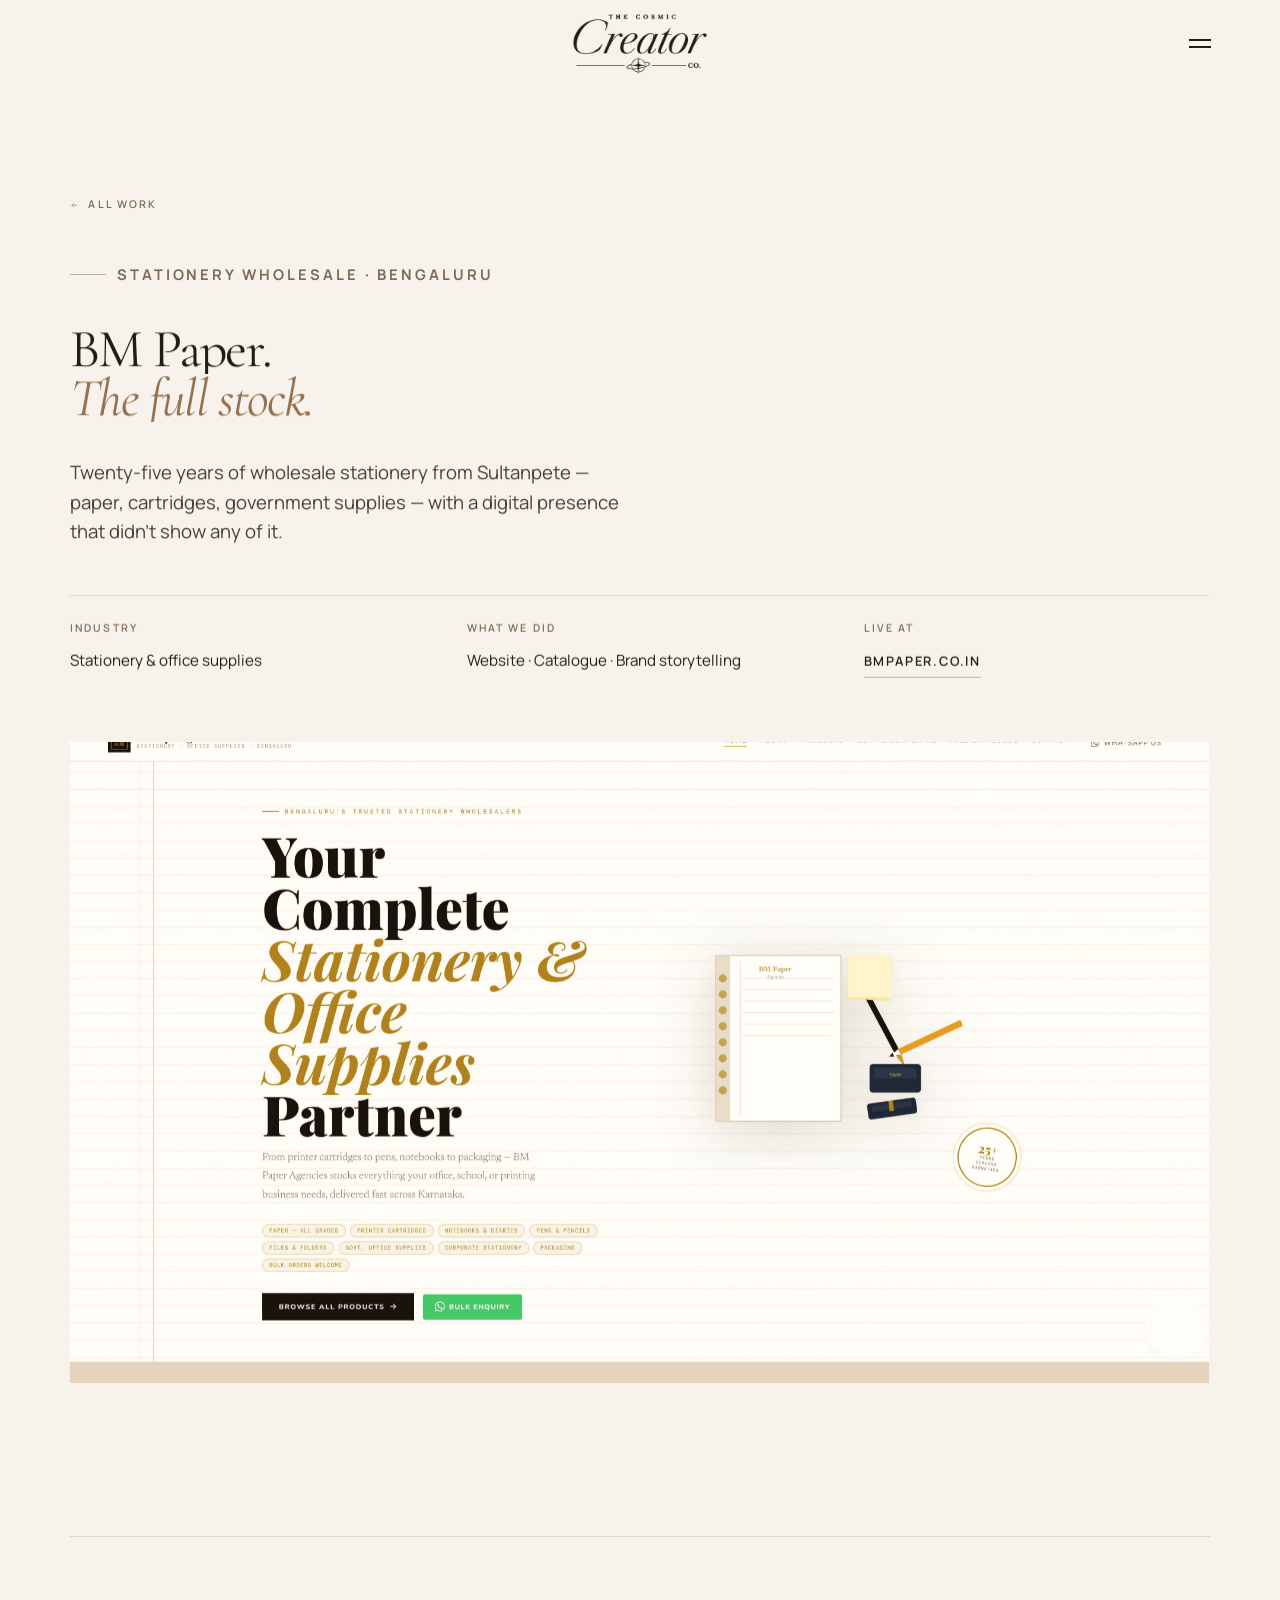
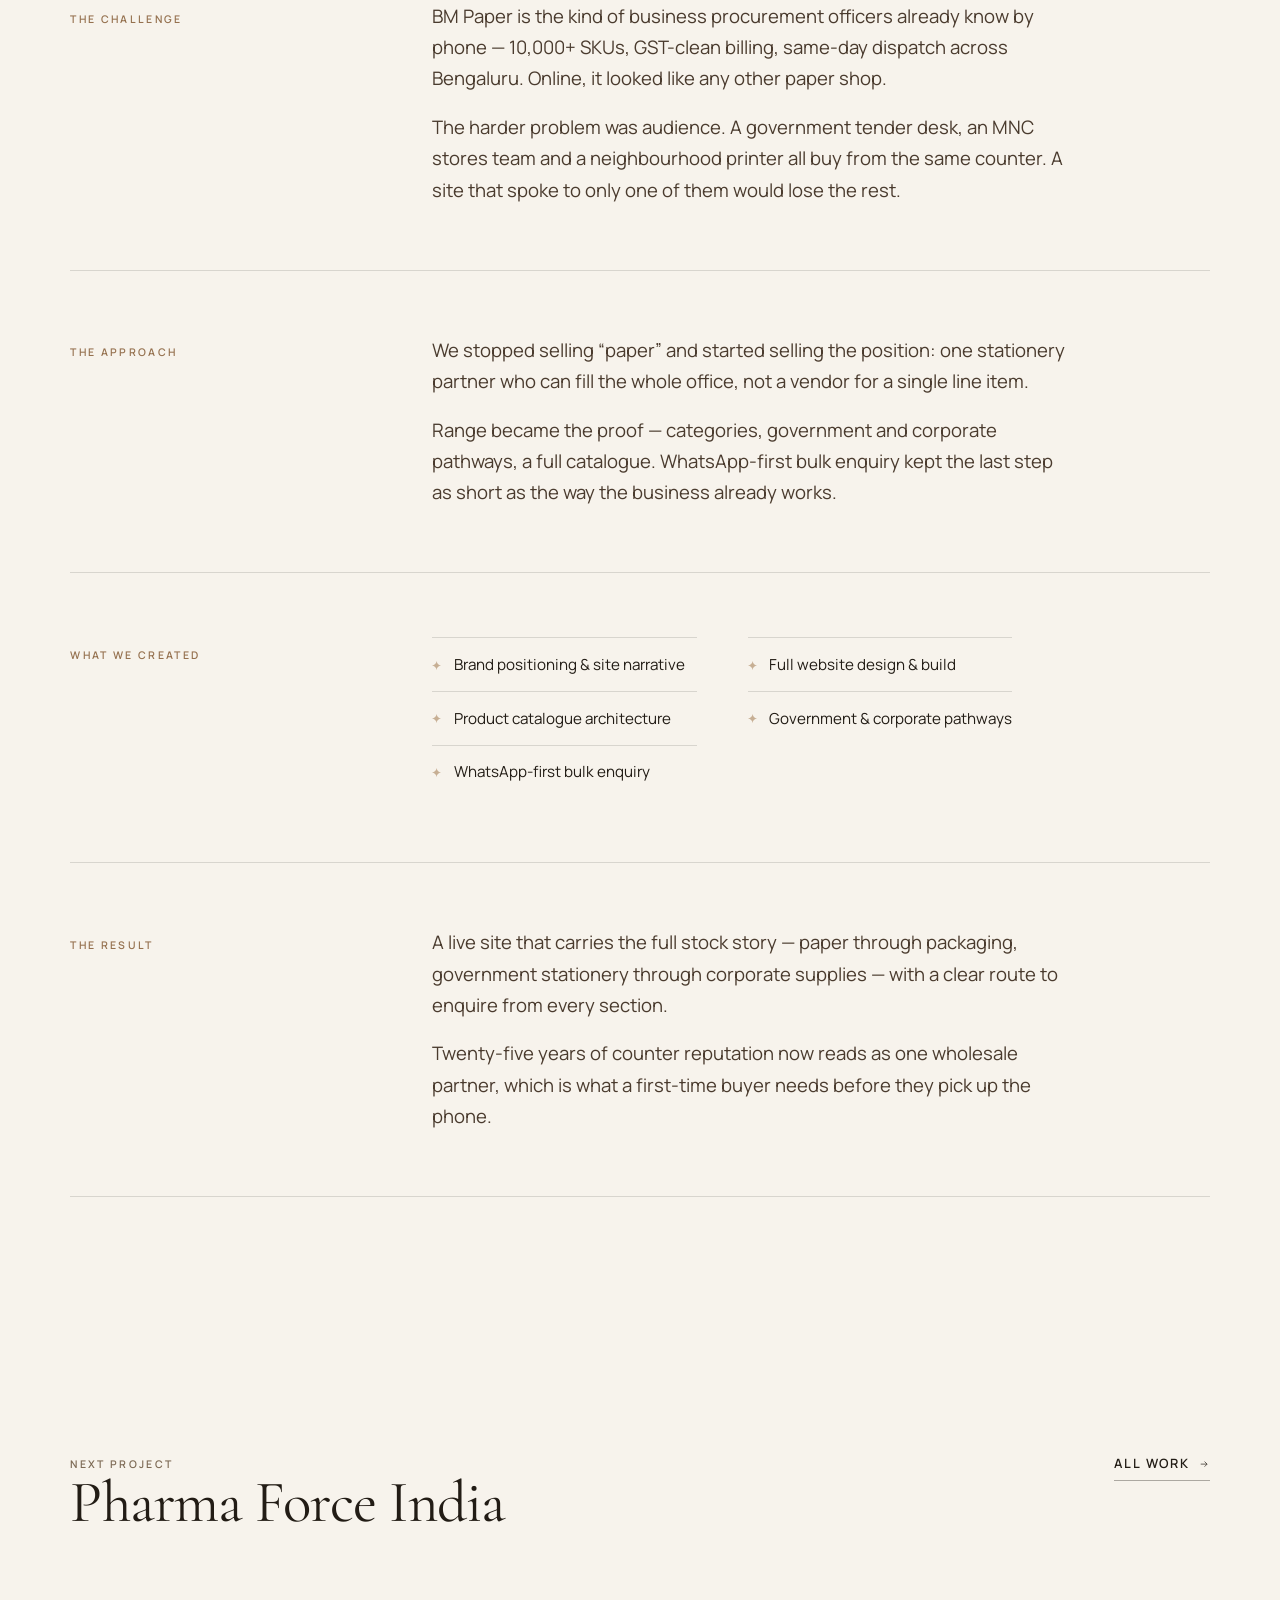
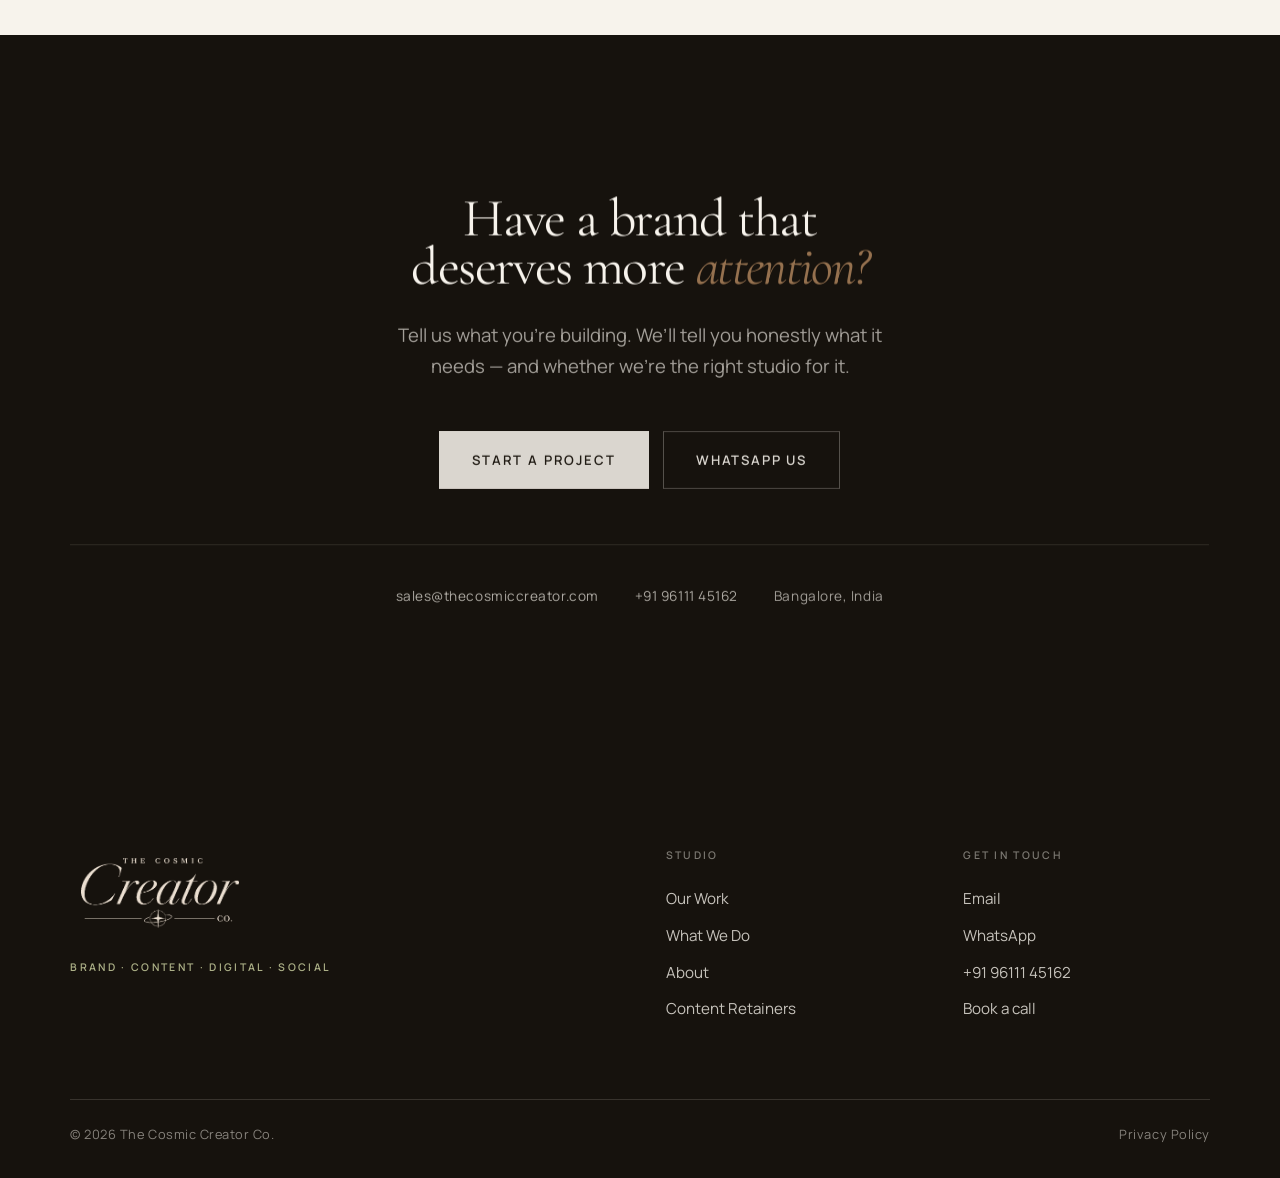
<file: work/bm-paper.html>
<!DOCTYPE html>
<html lang="en" class="no-js">
  <head>
    <meta charset="UTF-8" />
    <meta name="viewport" content="width=device-width, initial-scale=1.0" />
    <title>BM Paper Agencies — The Cosmic Creator Co.</title>
    <meta name="description" content="A 25-year stationery wholesaler given a digital home that matches the range — website, catalogue and WhatsApp-first bulk enquiry." />
    <meta name="theme-color" content="#f7f3ec" />
    <link rel="icon" type="image/png" href="../assets/favicon.png" />
    <meta property="og:type" content="article" />
    <meta property="og:title" content="BM Paper Agencies — The Cosmic Creator Co." />
    <meta property="og:description" content="A 25-year stationery wholesaler given a digital home that matches the range — website, catalogue and WhatsApp-first bulk enquiry." />
    <meta property="og:image" content="../assets/case-bmpaper.jpg" />
    <meta name="twitter:card" content="summary_large_image" />
    <link rel="preconnect" href="https://fonts.googleapis.com" />
    <link rel="preconnect" href="https://fonts.gstatic.com" crossorigin />
    <link
      href="https://fonts.googleapis.com/css2?family=Cormorant+Garamond:ital,wght@0,400;0,500;1,400;1,500&family=Manrope:wght@400;500;600;700&display=swap"
      rel="stylesheet"
    />
    <link rel="stylesheet" href="../css/styles.css" />
    <script>
      document.documentElement.classList.remove("no-js");
    </script>
  </head>
  <body>
    <a class="skip" href="#main">Skip to content</a>

    <svg width="0" height="0" aria-hidden="true" style="position: absolute">
      <symbol id="i-star" viewBox="0 0 24 24">
        <path d="M12 0c.6 6.2 5.2 10.8 12 12-6.8 1.2-11.4 5.8-12 12-.6-6.2-5.2-10.8-12-12C6.8 10.8 11.4 6.2 12 0z" />
      </symbol>
      <symbol id="i-arrow" viewBox="0 0 24 24">
        <path d="M4 12h15m0 0-6-6m6 6-6 6" fill="none" stroke="currentColor" stroke-width="1.6" />
      </symbol>
    </svg>

    <header class="nav is-scrolled" id="nav">
      <span class="nav__spacer" aria-hidden="true"></span>
      <a class="nav__logo" href="../index.html" aria-label="The Cosmic Creator Co. — home">
        <img src="../assets/logo-wordmark-bold.png" alt="The Cosmic Creator Co." width="704" height="320" />
      </a>
      <button class="nav__toggle" id="navToggle" aria-label="Open menu" aria-expanded="false" aria-controls="mobileNav">
        <span></span><span></span>
      </button>
    </header>

    <div class="mobile-nav" id="mobileNav">
      <a href="../index.html">Home</a>
      <a href="../index.html#work">Work</a>
      <a href="../index.html#capabilities">Service</a>
      <a href="../retainers.html">Pricing</a>
      <a href="../index.html#about">About</a>
      <a href="../index.html#contact">Contact</a>
      <a href="https://cal.com/thecosmiccreator" target="_blank" rel="noopener noreferrer">Start a project</a>
    </div>

    <main id="main">
      <section class="case-hero" data-intro>
        <div class="shell">
          <a class="case-hero__back" href="../index.html#work">
            <svg class="star" width="12" height="12" aria-hidden="true" style="transform: rotate(180deg)">
              <use href="#i-arrow" />
            </svg>
            All work
          </a>
          <p class="eyebrow">Stationery wholesale · Bengaluru</p>
          <h1 class="case-hero__title">
            <span class="line"><span class="line__inner">BM Paper.</span></span>
            <span class="line"><span class="line__inner"><em class="accent-ital">The full stock.</em></span></span>
          </h1>
          <p class="lead reveal" style="max-width: 52ch">
            Twenty-five years of wholesale stationery from Sultanpete — paper, cartridges, government
            supplies — with a digital presence that didn’t show any of it.
          </p>

          <dl class="case-hero__meta reveal">
            <div>
              <dt>Industry</dt>
              <dd>Stationery &amp; office supplies</dd>
            </div>
            <div>
              <dt>What we did</dt>
              <dd>Website · Catalogue · Brand storytelling</dd>
            </div>
            <div>
              <dt>Live at</dt>
              <dd><a class="tlink" href="https://bmpaper.co.in/" target="_blank" rel="noopener noreferrer">bmpaper.co.in</a></dd>
            </div>
          </dl>
        </div>
      </section>

      <div class="shell">
        <figure class="case-cover reveal">
          <img src="../assets/case-bmpaper.jpg?v=2" alt="Homepage of BM Paper Agencies, Bengaluru’s stationery wholesaler" width="1920" height="1080" fetchpriority="high" />
        </figure>
      </div>

      <section class="section">
        <div class="shell">
          <div class="case-block">
            <p class="case-block__label">The challenge</p>
            <div class="case-block__body">
              <p>
                BM Paper is the kind of business procurement officers already know by phone — 10,000+
                SKUs, GST-clean billing, same-day dispatch across Bengaluru. Online, it looked like
                any other paper shop.
              </p>
              <p>
                The harder problem was audience. A government tender desk, an MNC stores team and a
                neighbourhood printer all buy from the same counter. A site that spoke to only one of
                them would lose the rest.
              </p>
            </div>
          </div>

          <div class="case-block">
            <p class="case-block__label">The approach</p>
            <div class="case-block__body">
              <p>
                We stopped selling “paper” and started selling the position: one stationery partner
                who can fill the whole office, not a vendor for a single line item.
              </p>
              <p>
                Range became the proof — categories, government and corporate pathways, a full
                catalogue. WhatsApp-first bulk enquiry kept the last step as short as the way the
                business already works.
              </p>
            </div>
          </div>

          <div class="case-block">
            <p class="case-block__label">What we created</p>
            <div class="case-block__body">
              <ul class="deliverables">
                <li><svg class="star" aria-hidden="true"><use href="#i-star" /></svg>Brand positioning &amp; site narrative</li>
                <li><svg class="star" aria-hidden="true"><use href="#i-star" /></svg>Full website design &amp; build</li>
                <li><svg class="star" aria-hidden="true"><use href="#i-star" /></svg>Product catalogue architecture</li>
                <li><svg class="star" aria-hidden="true"><use href="#i-star" /></svg>Government &amp; corporate pathways</li>
                <li><svg class="star" aria-hidden="true"><use href="#i-star" /></svg>WhatsApp-first bulk enquiry</li>
              </ul>
            </div>
          </div>

          <div class="case-block">
            <p class="case-block__label">The result</p>
            <div class="case-block__body">
              <p>
                A live site that carries the full stock story — paper through packaging, government
                stationery through corporate supplies — with a clear route to enquire from every
                section.
              </p>
              <p>
                Twenty-five years of counter reputation now reads as one wholesale partner, which is
                what a first-time buyer needs before they pick up the phone.
              </p>
            </div>
          </div>
        </div>
      </section>
      <section class="section section--tight">
        <div class="shell case-next">
          <div>
            <p class="case-next__label">Next project</p>
            <h2 class="case-next__title"><a href="pharma-force-india.html">Pharma Force India</a></h2>
          </div>
          <a class="tlink" href="../index.html#work"
            >All work <svg class="star arrow" width="14" height="14" aria-hidden="true"><use href="#i-arrow" /></svg
          ></a>
        </div>
      </section>

      <section class="section band-noir">
        <div class="shell cta">
          <h2 class="cta__title">
            <span class="line"><span class="line__inner">Have a brand that</span></span>
            <span class="line"><span class="line__inner">deserves more <em class="accent-ital">attention?</em></span></span>
          </h2>
          <p class="cta__sub reveal">
            Tell us what you’re building. We’ll tell you honestly what it needs — and whether we’re
            the right studio for it.
          </p>
          <div class="cta__actions reveal">
            <a class="btn" href="https://cal.com/thecosmiccreator" target="_blank" rel="noopener noreferrer"
              >Start a project</a
            >
            <a class="btn btn--ghost" href="https://wa.me/919611145162" target="_blank" rel="noopener noreferrer"
              >WhatsApp us</a
            >
          </div>
          <p class="cta__direct reveal">
            <a href="mailto:sales@thecosmiccreator.com">sales@thecosmiccreator.com</a>
            <a href="tel:+919611145162">+91 96111 45162</a>
            <span>Bangalore, India</span>
          </p>
        </div>
      </section>
    </main>

    <footer class="footer">
      <div class="shell">
        <div class="footer__top">
          <div>
            <a class="footer__logo" href="../index.html" aria-label="The Cosmic Creator Co. — home">
              <img src="../assets/logo-wordmark-light.png" alt="The Cosmic Creator Co." width="200" height="92" loading="lazy" />
            </a>
            <p class="footer__tag">Brand · Content · Digital · Social</p>
          </div>
          <div class="footer__links">
            <div>
              <h4>Studio</h4>
              <a href="../index.html#work">Our Work</a>
              <a href="../index.html#capabilities">What We Do</a>
              <a href="../index.html#about">About</a>
              <a href="../retainers.html">Content Retainers</a>
            </div>
            <div>
              <h4>Get in touch</h4>
              <a href="mailto:sales@thecosmiccreator.com">Email</a>
              <a href="https://wa.me/919611145162" target="_blank" rel="noopener noreferrer">WhatsApp</a>
              <a href="tel:+919611145162">+91 96111 45162</a>
              <a href="https://cal.com/thecosmiccreator" target="_blank" rel="noopener noreferrer">Book a call</a>
            </div>
          </div>
        </div>
        <div class="footer__bottom">
          <p>© 2026 The Cosmic Creator Co.</p>
          <p><a href="../privacy.html">Privacy Policy</a></p>
        </div>
      </div>
    </footer>

    <script src="../js/vendor/gsap.min.js" defer></script>
    <script src="../js/vendor/ScrollTrigger.min.js" defer></script>
    <script src="../js/vendor/lenis.min.js" defer></script>
    <script src="../js/main.js" defer></script>
  </body>
</html>
</file>
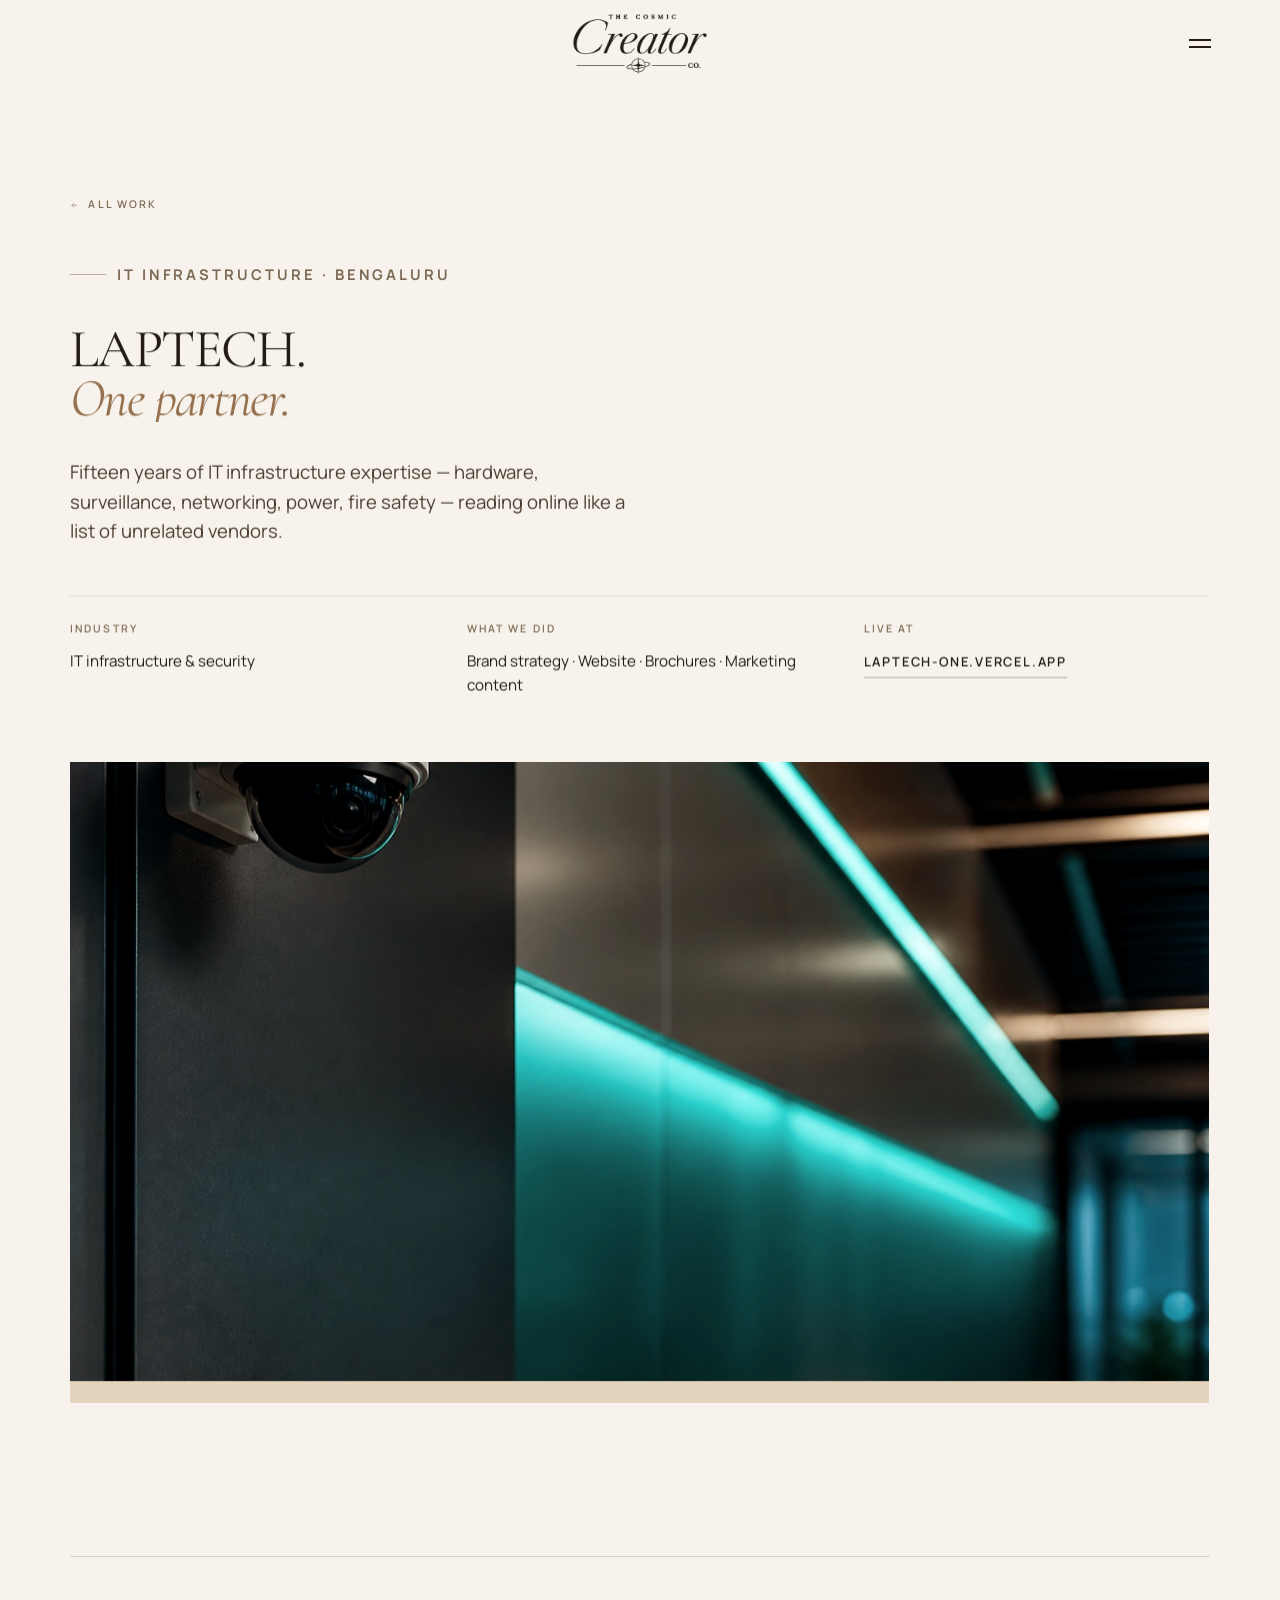
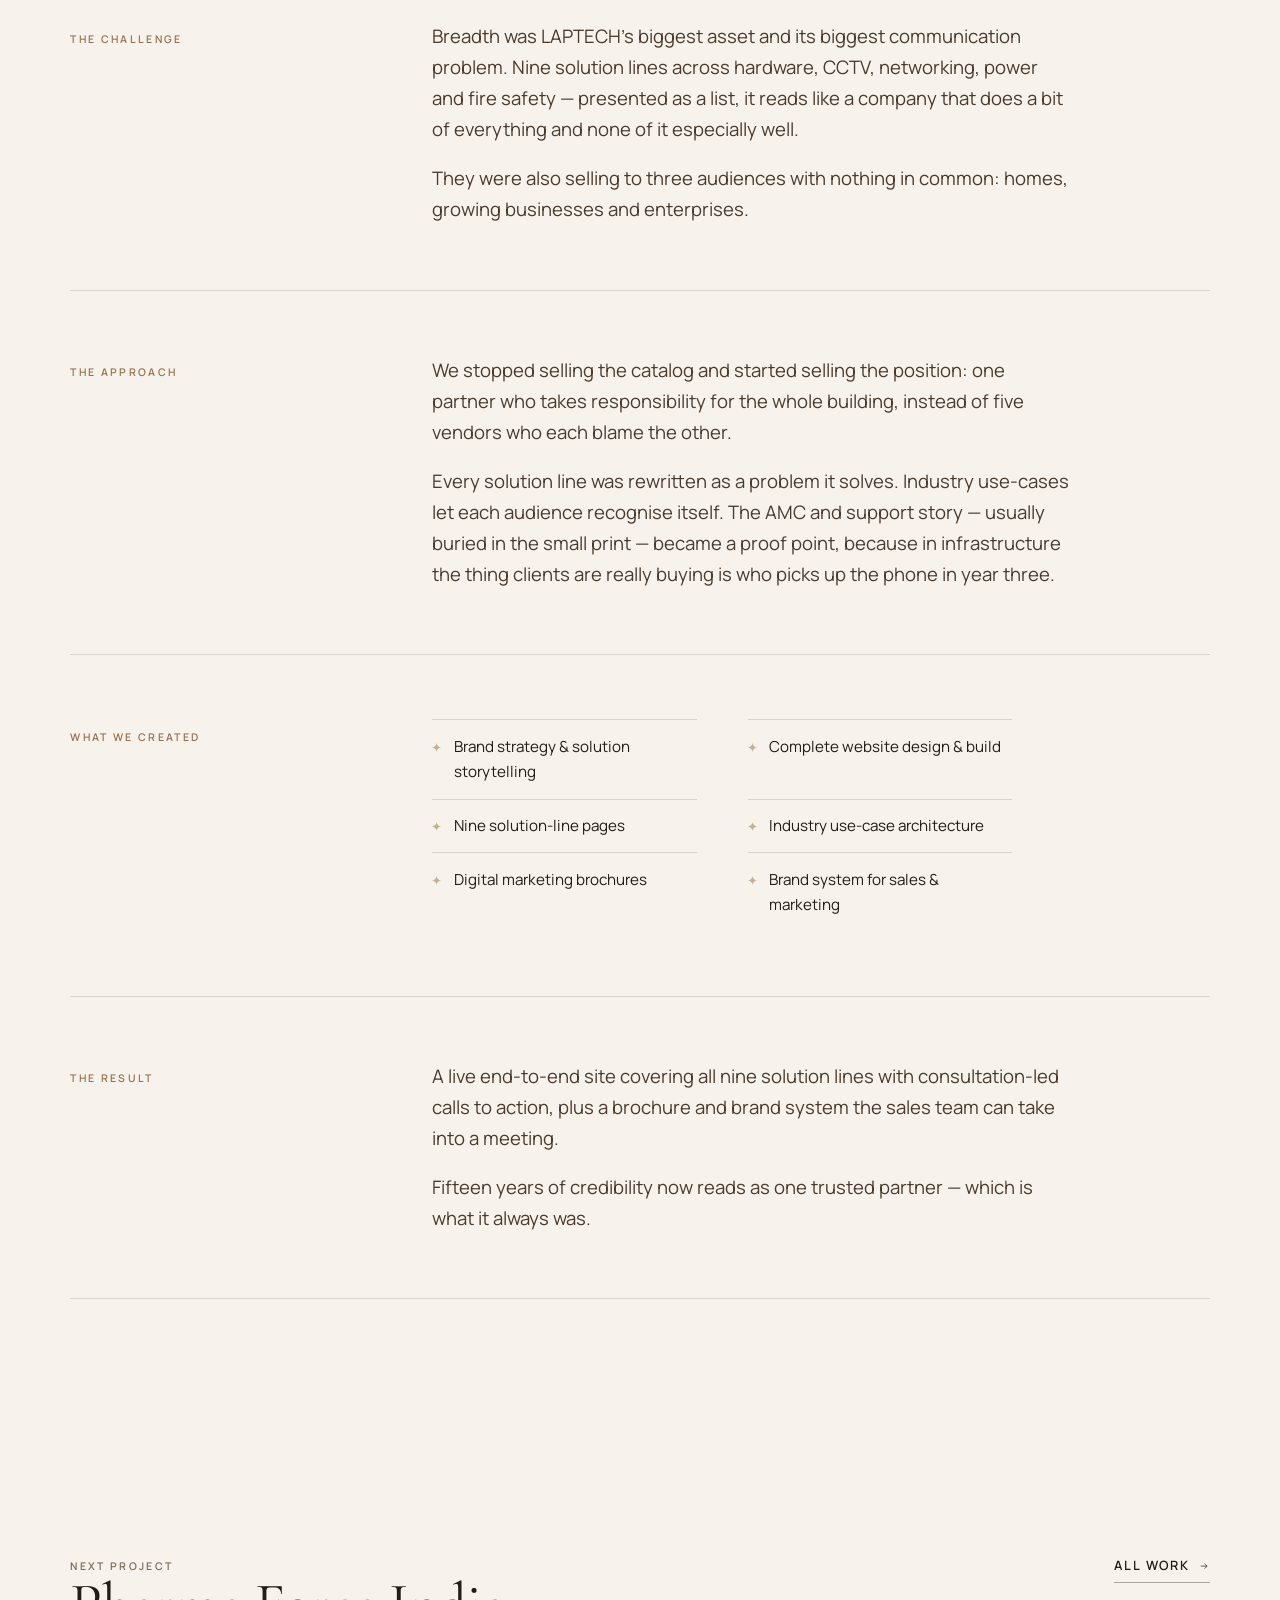
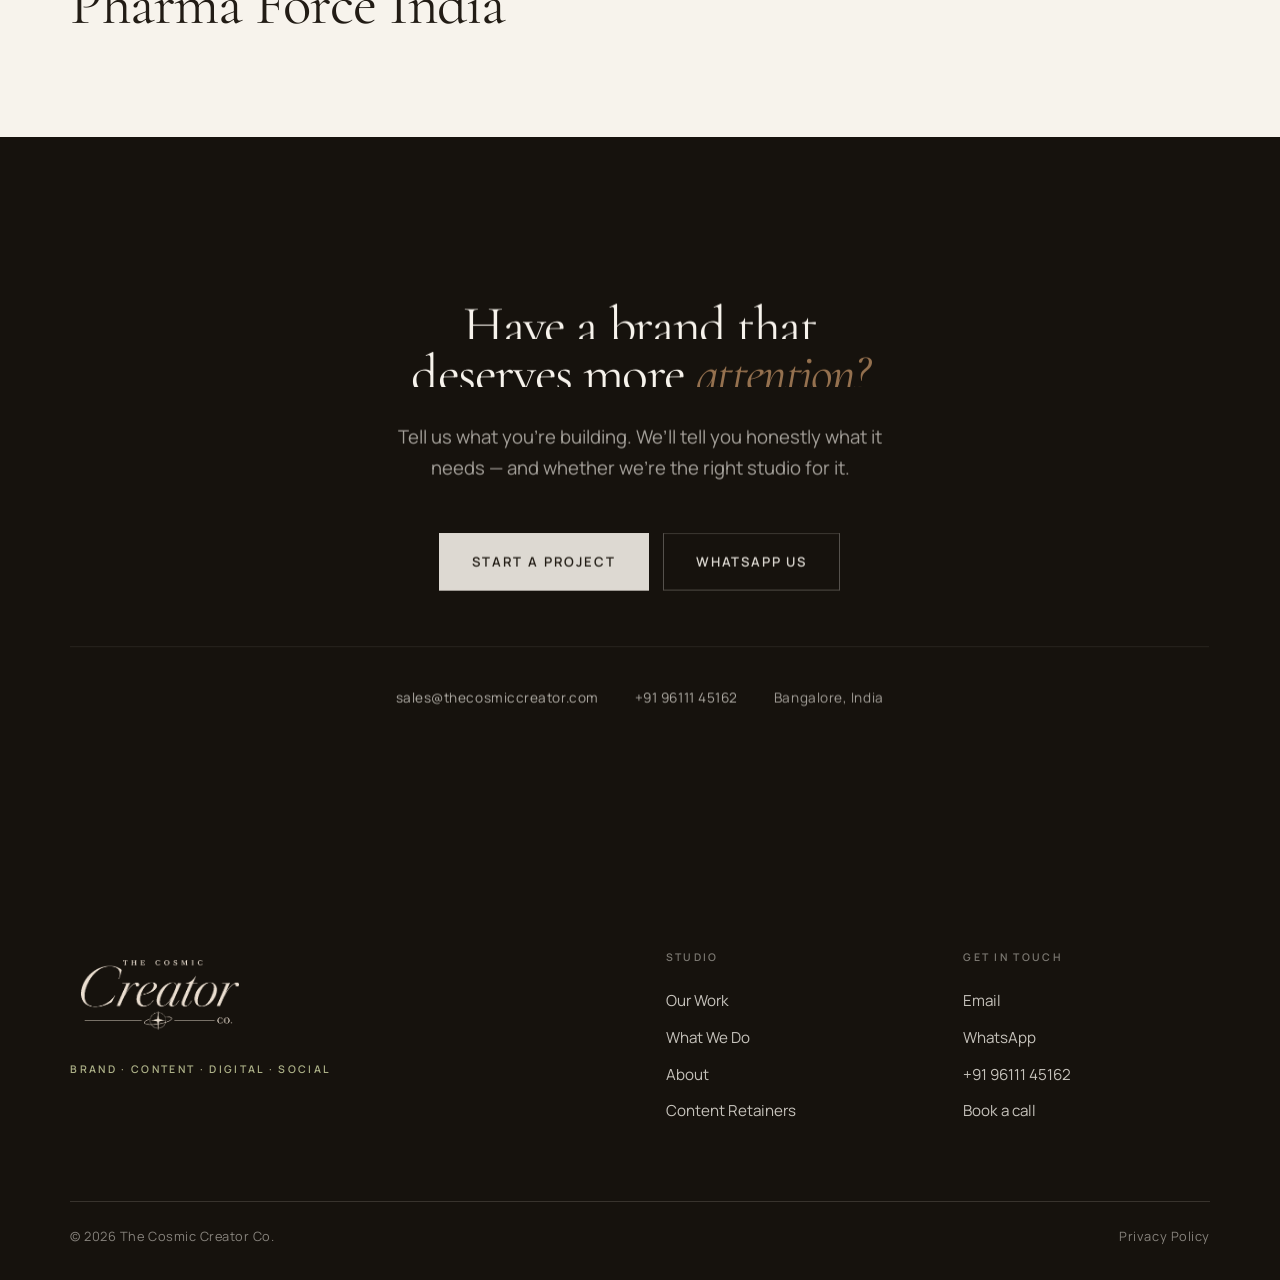
<file: work/laptech.html>
<!DOCTYPE html>
<html lang="en" class="no-js">
  <head>
    <meta charset="UTF-8" />
    <meta name="viewport" content="width=device-width, initial-scale=1.0" />
    <title>LAPTECH — The Cosmic Creator Co.</title>
    <meta name="description" content="Fifteen years of IT infrastructure expertise, rebuilt from a scattered vendor list into one credible partner — brand strategy, website, brochures and marketing content." />
    <meta name="theme-color" content="#f7f3ec" />
    <link rel="icon" type="image/png" href="../assets/favicon.png" />
    <meta property="og:type" content="article" />
    <meta property="og:title" content="LAPTECH — The Cosmic Creator Co." />
    <meta property="og:description" content="Fifteen years of IT infrastructure expertise, rebuilt from a scattered vendor list into one credible partner — brand strategy, website, brochures and marketing content." />
    <meta property="og:image" content="../assets/case-laptech.jpg?v=2" />
    <meta name="twitter:card" content="summary_large_image" />
    <link rel="preconnect" href="https://fonts.googleapis.com" />
    <link rel="preconnect" href="https://fonts.gstatic.com" crossorigin />
    <link
      href="https://fonts.googleapis.com/css2?family=Cormorant+Garamond:ital,wght@0,400;0,500;1,400;1,500&family=Manrope:wght@400;500;600;700&display=swap"
      rel="stylesheet"
    />
    <link rel="stylesheet" href="../css/styles.css" />
    <script>
      document.documentElement.classList.remove("no-js");
    </script>
  </head>
  <body>
    <a class="skip" href="#main">Skip to content</a>

    <svg width="0" height="0" aria-hidden="true" style="position: absolute">
      <symbol id="i-star" viewBox="0 0 24 24">
        <path d="M12 0c.6 6.2 5.2 10.8 12 12-6.8 1.2-11.4 5.8-12 12-.6-6.2-5.2-10.8-12-12C6.8 10.8 11.4 6.2 12 0z" />
      </symbol>
      <symbol id="i-arrow" viewBox="0 0 24 24">
        <path d="M4 12h15m0 0-6-6m6 6-6 6" fill="none" stroke="currentColor" stroke-width="1.6" />
      </symbol>
    </svg>

    <header class="nav is-scrolled" id="nav">
      <span class="nav__spacer" aria-hidden="true"></span>
      <a class="nav__logo" href="../index.html" aria-label="The Cosmic Creator Co. — home">
        <img src="../assets/logo-wordmark-bold.png" alt="The Cosmic Creator Co." width="704" height="320" />
      </a>
      <button class="nav__toggle" id="navToggle" aria-label="Open menu" aria-expanded="false" aria-controls="mobileNav">
        <span></span><span></span>
      </button>
    </header>

    <div class="mobile-nav" id="mobileNav">
      <a href="../index.html">Home</a>
      <a href="../index.html#work">Work</a>
      <a href="../index.html#capabilities">Service</a>
      <a href="../retainers.html">Pricing</a>
      <a href="../index.html#about">About</a>
      <a href="../index.html#contact">Contact</a>
      <a href="https://cal.com/thecosmiccreator" target="_blank" rel="noopener noreferrer">Start a project</a>
    </div>

    <main id="main">
      <section class="case-hero" data-intro>
        <div class="shell">
          <a class="case-hero__back" href="../index.html#work">
            <svg class="star" width="12" height="12" aria-hidden="true" style="transform: rotate(180deg)">
              <use href="#i-arrow" />
            </svg>
            All work
          </a>
          <p class="eyebrow">IT infrastructure · Bengaluru</p>
          <h1 class="case-hero__title">
            <span class="line"><span class="line__inner">LAPTECH.</span></span>
            <span class="line"><span class="line__inner"><em class="accent-ital">One partner.</em></span></span>
          </h1>
          <p class="lead reveal" style="max-width: 52ch">Fifteen years of IT infrastructure expertise — hardware, surveillance, networking, power, fire safety — reading online like a list of unrelated vendors.</p>

          <dl class="case-hero__meta reveal">
            <div>
              <dt>Industry</dt>
              <dd>IT infrastructure &amp; security</dd>
            </div>
            <div>
              <dt>What we did</dt>
              <dd>Brand strategy · Website · Brochures · Marketing content</dd>
            </div>
            <div>
              <dt>Live at</dt>
              <dd><a class="tlink" href="https://laptech-one.vercel.app/" target="_blank" rel="noopener noreferrer">laptech-one.vercel.app</a></dd>
            </div>
          </dl>
        </div>
      </section>

      <div class="shell">
        <figure class="case-cover reveal">
          <img src="../assets/case-laptech.jpg?v=2" alt="Professional surveillance camera in a modern office corridor" width="1600" height="900" fetchpriority="high" />
        </figure>
      </div>

      <section class="section">
        <div class="shell">
          <div class="case-block">
            <p class="case-block__label">The challenge</p>
            <div class="case-block__body">
              <p>
                Breadth was LAPTECH’s biggest asset and its biggest communication problem. Nine
                solution lines across hardware, CCTV, networking, power and fire safety — presented
                as a list, it reads like a company that does a bit of everything and none of it
                especially well.
              </p>
              <p>
                They were also selling to three audiences with nothing in common: homes, growing
                businesses and enterprises.
              </p>
            </div>
          </div>

          <div class="case-block">
            <p class="case-block__label">The approach</p>
            <div class="case-block__body">
              <p>
                We stopped selling the catalog and started selling the position: one partner who
                takes responsibility for the whole building, instead of five vendors who each blame
                the other.
              </p>
              <p>
                Every solution line was rewritten as a problem it solves. Industry use-cases let each
                audience recognise itself. The AMC and support story — usually buried in the small
                print — became a proof point, because in infrastructure the thing clients are really
                buying is who picks up the phone in year three.
              </p>
            </div>
          </div>

          <div class="case-block">
            <p class="case-block__label">What we created</p>
            <div class="case-block__body">
              <ul class="deliverables">
                <li><svg class="star" aria-hidden="true"><use href="#i-star" /></svg>Brand strategy &amp; solution storytelling</li>
                <li><svg class="star" aria-hidden="true"><use href="#i-star" /></svg>Complete website design &amp; build</li>
                <li><svg class="star" aria-hidden="true"><use href="#i-star" /></svg>Nine solution-line pages</li>
                <li><svg class="star" aria-hidden="true"><use href="#i-star" /></svg>Industry use-case architecture</li>
                <li><svg class="star" aria-hidden="true"><use href="#i-star" /></svg>Digital marketing brochures</li>
                <li><svg class="star" aria-hidden="true"><use href="#i-star" /></svg>Brand system for sales &amp; marketing</li>
              </ul>
            </div>
          </div>

          <div class="case-block">
            <p class="case-block__label">The result</p>
            <div class="case-block__body">
              <p>
                A live end-to-end site covering all nine solution lines with consultation-led calls to
                action, plus a brochure and brand system the sales team can take into a meeting.
              </p>
              <p>
                Fifteen years of credibility now reads as one trusted partner — which is what it
                always was.
              </p>
            </div>
          </div>
        </div>
      </section>
      <section class="section section--tight">
        <div class="shell case-next">
          <div>
            <p class="case-next__label">Next project</p>
            <h2 class="case-next__title"><a href="pharma-force-india.html">Pharma Force India</a></h2>
          </div>
          <a class="tlink" href="../index.html#work"
            >All work <svg class="star arrow" width="14" height="14" aria-hidden="true"><use href="#i-arrow" /></svg
          ></a>
        </div>
      </section>

      <section class="section band-noir">
        <div class="shell cta">
          <h2 class="cta__title">
            <span class="line"><span class="line__inner">Have a brand that</span></span>
            <span class="line"><span class="line__inner">deserves more <em class="accent-ital">attention?</em></span></span>
          </h2>
          <p class="cta__sub reveal">
            Tell us what you’re building. We’ll tell you honestly what it needs — and whether we’re
            the right studio for it.
          </p>
          <div class="cta__actions reveal">
            <a class="btn" href="https://cal.com/thecosmiccreator" target="_blank" rel="noopener noreferrer"
              >Start a project</a
            >
            <a class="btn btn--ghost" href="https://wa.me/919611145162" target="_blank" rel="noopener noreferrer"
              >WhatsApp us</a
            >
          </div>
          <p class="cta__direct reveal">
            <a href="mailto:sales@thecosmiccreator.com">sales@thecosmiccreator.com</a>
            <a href="tel:+919611145162">+91 96111 45162</a>
            <span>Bangalore, India</span>
          </p>
        </div>
      </section>
    </main>

    <footer class="footer">
      <div class="shell">
        <div class="footer__top">
          <div>
            <a class="footer__logo" href="../index.html" aria-label="The Cosmic Creator Co. — home">
              <img src="../assets/logo-wordmark-light.png" alt="The Cosmic Creator Co." width="200" height="92" loading="lazy" />
            </a>
            <p class="footer__tag">Brand · Content · Digital · Social</p>
          </div>
          <div class="footer__links">
            <div>
              <h4>Studio</h4>
              <a href="../index.html#work">Our Work</a>
              <a href="../index.html#capabilities">What We Do</a>
              <a href="../index.html#about">About</a>
              <a href="../retainers.html">Content Retainers</a>
            </div>
            <div>
              <h4>Get in touch</h4>
              <a href="mailto:sales@thecosmiccreator.com">Email</a>
              <a href="https://wa.me/919611145162" target="_blank" rel="noopener noreferrer">WhatsApp</a>
              <a href="tel:+919611145162">+91 96111 45162</a>
              <a href="https://cal.com/thecosmiccreator" target="_blank" rel="noopener noreferrer">Book a call</a>
            </div>
          </div>
        </div>
        <div class="footer__bottom">
          <p>© 2026 The Cosmic Creator Co.</p>
          <p><a href="../privacy.html">Privacy Policy</a></p>
        </div>
      </div>
    </footer>

    <script src="../js/vendor/gsap.min.js" defer></script>
    <script src="../js/vendor/ScrollTrigger.min.js" defer></script>
    <script src="../js/vendor/lenis.min.js" defer></script>
    <script src="../js/main.js" defer></script>
  </body>
</html>
</file>
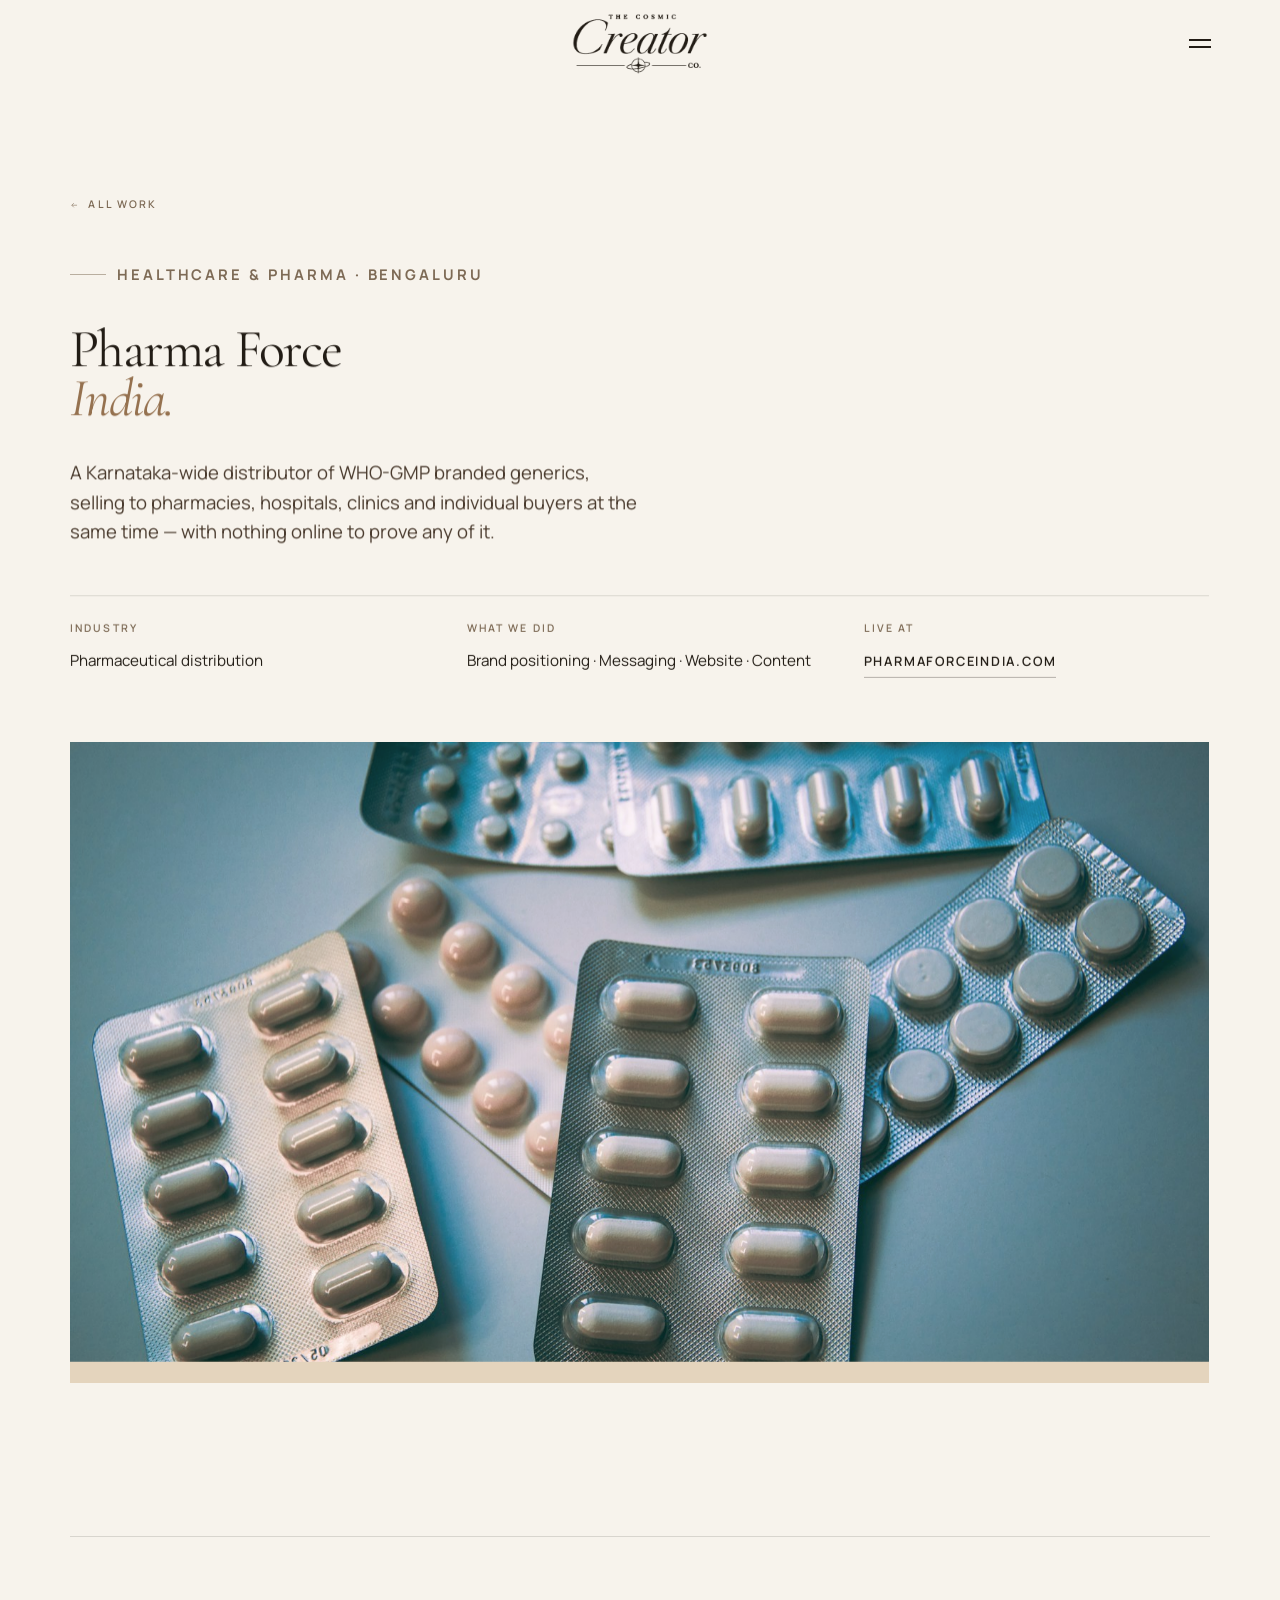
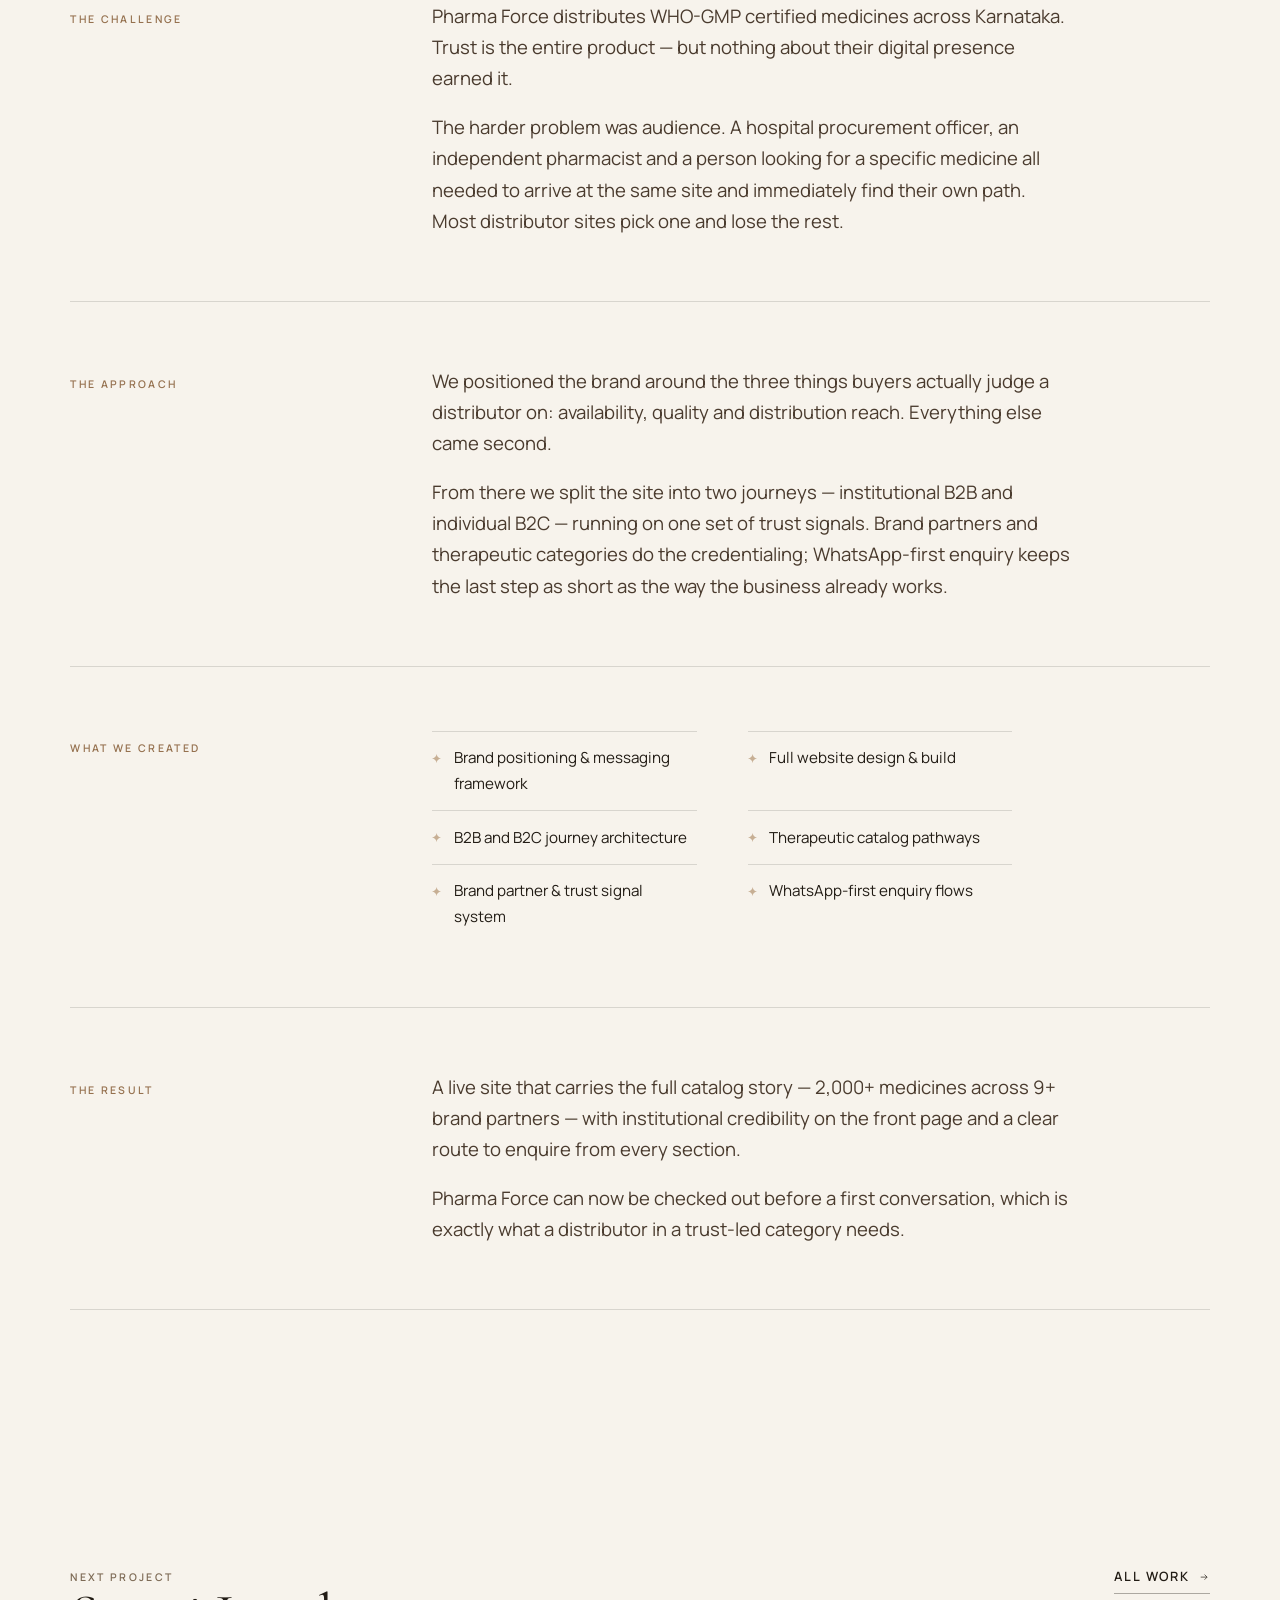
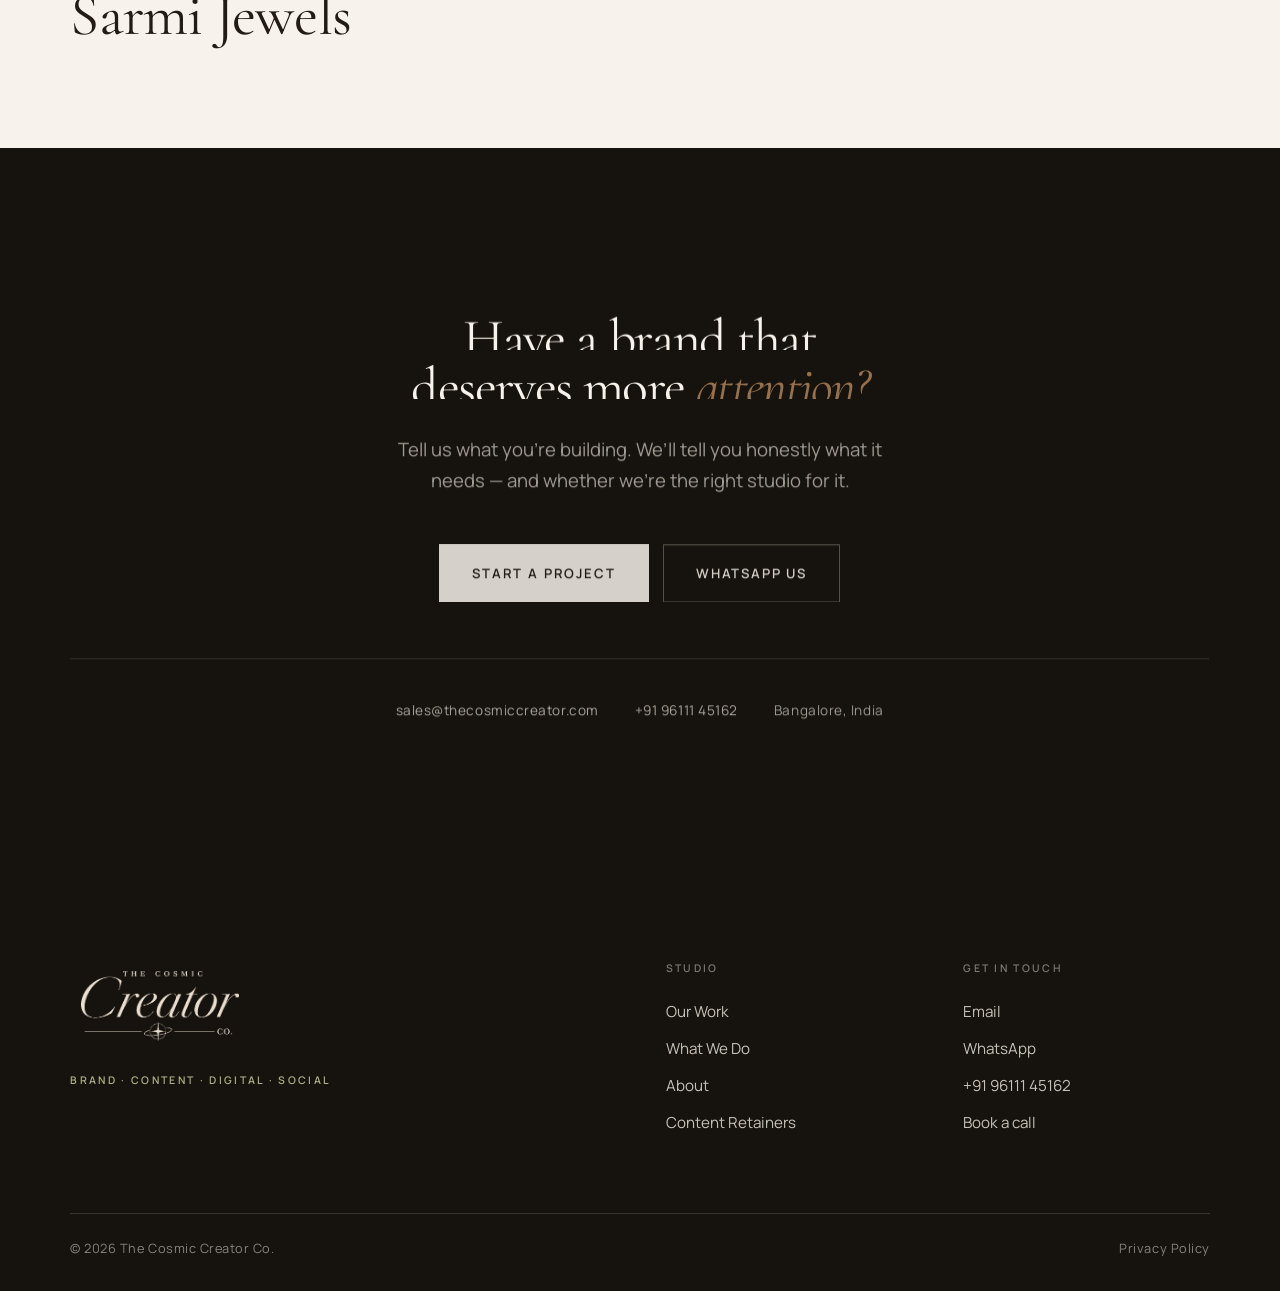
<file: work/pharma-force-india.html>
<!DOCTYPE html>
<html lang="en" class="no-js">
  <head>
    <meta charset="UTF-8" />
    <meta name="viewport" content="width=device-width, initial-scale=1.0" />
    <title>Pharma Force India — The Cosmic Creator Co.</title>
    <meta name="description" content="How we built a digital presence as trusted as the medicines — a Karnataka-wide pharmaceutical distributor, repositioned for pharmacies, hospitals and households." />
    <meta name="theme-color" content="#f7f3ec" />
    <link rel="icon" type="image/png" href="../assets/favicon.png" />
    <meta property="og:type" content="article" />
    <meta property="og:title" content="Pharma Force India — The Cosmic Creator Co." />
    <meta property="og:description" content="How we built a digital presence as trusted as the medicines — a Karnataka-wide pharmaceutical distributor, repositioned for pharmacies, hospitals and households." />
    <meta property="og:image" content="../assets/case-pharma.jpg" />
    <meta name="twitter:card" content="summary_large_image" />
    <link rel="preconnect" href="https://fonts.googleapis.com" />
    <link rel="preconnect" href="https://fonts.gstatic.com" crossorigin />
    <link
      href="https://fonts.googleapis.com/css2?family=Cormorant+Garamond:ital,wght@0,400;0,500;1,400;1,500&family=Manrope:wght@400;500;600;700&display=swap"
      rel="stylesheet"
    />
    <link rel="stylesheet" href="../css/styles.css" />
    <script>
      document.documentElement.classList.remove("no-js");
    </script>
  </head>
  <body>
    <a class="skip" href="#main">Skip to content</a>

    <svg width="0" height="0" aria-hidden="true" style="position: absolute">
      <symbol id="i-star" viewBox="0 0 24 24">
        <path d="M12 0c.6 6.2 5.2 10.8 12 12-6.8 1.2-11.4 5.8-12 12-.6-6.2-5.2-10.8-12-12C6.8 10.8 11.4 6.2 12 0z" />
      </symbol>
      <symbol id="i-arrow" viewBox="0 0 24 24">
        <path d="M4 12h15m0 0-6-6m6 6-6 6" fill="none" stroke="currentColor" stroke-width="1.6" />
      </symbol>
    </svg>

    <header class="nav is-scrolled" id="nav">
      <span class="nav__spacer" aria-hidden="true"></span>
      <a class="nav__logo" href="../index.html" aria-label="The Cosmic Creator Co. — home">
        <img src="../assets/logo-wordmark-bold.png" alt="The Cosmic Creator Co." width="704" height="320" />
      </a>
      <button class="nav__toggle" id="navToggle" aria-label="Open menu" aria-expanded="false" aria-controls="mobileNav">
        <span></span><span></span>
      </button>
    </header>

    <div class="mobile-nav" id="mobileNav">
      <a href="../index.html">Home</a>
      <a href="../index.html#work">Work</a>
      <a href="../index.html#capabilities">Service</a>
      <a href="../retainers.html">Pricing</a>
      <a href="../index.html#about">About</a>
      <a href="../index.html#contact">Contact</a>
      <a href="https://cal.com/thecosmiccreator" target="_blank" rel="noopener noreferrer">Start a project</a>
    </div>

    <main id="main">
      <section class="case-hero" data-intro>
        <div class="shell">
          <a class="case-hero__back" href="../index.html#work">
            <svg class="star" width="12" height="12" aria-hidden="true" style="transform: rotate(180deg)">
              <use href="#i-arrow" />
            </svg>
            All work
          </a>
          <p class="eyebrow">Healthcare &amp; pharma · Bengaluru</p>
          <h1 class="case-hero__title">
            <span class="line"><span class="line__inner">Pharma Force</span></span>
            <span class="line"><span class="line__inner"><em class="accent-ital">India.</em></span></span>
          </h1>
          <p class="lead reveal" style="max-width: 52ch">A Karnataka-wide distributor of WHO-GMP branded generics, selling to pharmacies, hospitals, clinics and individual buyers at the same time — with nothing online to prove any of it.</p>

          <dl class="case-hero__meta reveal">
            <div>
              <dt>Industry</dt>
              <dd>Pharmaceutical distribution</dd>
            </div>
            <div>
              <dt>What we did</dt>
              <dd>Brand positioning · Messaging · Website · Content</dd>
            </div>
            <div>
              <dt>Live at</dt>
              <dd><a class="tlink" href="https://www.pharmaforceindia.com/" target="_blank" rel="noopener noreferrer">pharmaforceindia.com</a></dd>
            </div>
          </dl>
        </div>
      </section>

      <div class="shell">
        <figure class="case-cover reveal">
          <img src="../assets/case-pharma.jpg" alt="Pharmaceutical medicines and healthcare packaging" width="1600" height="900" fetchpriority="high" />
        </figure>
      </div>

      <section class="section">
        <div class="shell">
          <div class="case-block">
            <p class="case-block__label">The challenge</p>
            <div class="case-block__body">
              <p>
                Pharma Force distributes WHO-GMP certified medicines across Karnataka. Trust is the
                entire product — but nothing about their digital presence earned it.
              </p>
              <p>
                The harder problem was audience. A hospital procurement officer, an independent
                pharmacist and a person looking for a specific medicine all needed to arrive at the
                same site and immediately find their own path. Most distributor sites pick one and
                lose the rest.
              </p>
            </div>
          </div>

          <div class="case-block">
            <p class="case-block__label">The approach</p>
            <div class="case-block__body">
              <p>
                We positioned the brand around the three things buyers actually judge a distributor
                on: availability, quality and distribution reach. Everything else came second.
              </p>
              <p>
                From there we split the site into two journeys — institutional B2B and individual
                B2C — running on one set of trust signals. Brand partners and therapeutic categories
                do the credentialing; WhatsApp-first enquiry keeps the last step as short as the way
                the business already works.
              </p>
            </div>
          </div>

          <div class="case-block">
            <p class="case-block__label">What we created</p>
            <div class="case-block__body">
              <ul class="deliverables">
                <li><svg class="star" aria-hidden="true"><use href="#i-star" /></svg>Brand positioning &amp; messaging framework</li>
                <li><svg class="star" aria-hidden="true"><use href="#i-star" /></svg>Full website design &amp; build</li>
                <li><svg class="star" aria-hidden="true"><use href="#i-star" /></svg>B2B and B2C journey architecture</li>
                <li><svg class="star" aria-hidden="true"><use href="#i-star" /></svg>Therapeutic catalog pathways</li>
                <li><svg class="star" aria-hidden="true"><use href="#i-star" /></svg>Brand partner &amp; trust signal system</li>
                <li><svg class="star" aria-hidden="true"><use href="#i-star" /></svg>WhatsApp-first enquiry flows</li>
              </ul>
            </div>
          </div>

          <div class="case-block">
            <p class="case-block__label">The result</p>
            <div class="case-block__body">
              <p>
                A live site that carries the full catalog story — 2,000+ medicines across 9+ brand
                partners — with institutional credibility on the front page and a clear route to
                enquire from every section.
              </p>
              <p>
                Pharma Force can now be checked out before a first conversation, which is exactly
                what a distributor in a trust-led category needs.
              </p>
            </div>
          </div>
        </div>
      </section>
      <section class="section section--tight">
        <div class="shell case-next">
          <div>
            <p class="case-next__label">Next project</p>
            <h2 class="case-next__title"><a href="sarmi-jewels.html">Sarmi Jewels</a></h2>
          </div>
          <a class="tlink" href="../index.html#work"
            >All work <svg class="star arrow" width="14" height="14" aria-hidden="true"><use href="#i-arrow" /></svg
          ></a>
        </div>
      </section>

      <section class="section band-noir">
        <div class="shell cta">
          <h2 class="cta__title">
            <span class="line"><span class="line__inner">Have a brand that</span></span>
            <span class="line"><span class="line__inner">deserves more <em class="accent-ital">attention?</em></span></span>
          </h2>
          <p class="cta__sub reveal">
            Tell us what you’re building. We’ll tell you honestly what it needs — and whether we’re
            the right studio for it.
          </p>
          <div class="cta__actions reveal">
            <a class="btn" href="https://cal.com/thecosmiccreator" target="_blank" rel="noopener noreferrer"
              >Start a project</a
            >
            <a class="btn btn--ghost" href="https://wa.me/919611145162" target="_blank" rel="noopener noreferrer"
              >WhatsApp us</a
            >
          </div>
          <p class="cta__direct reveal">
            <a href="mailto:sales@thecosmiccreator.com">sales@thecosmiccreator.com</a>
            <a href="tel:+919611145162">+91 96111 45162</a>
            <span>Bangalore, India</span>
          </p>
        </div>
      </section>
    </main>

    <footer class="footer">
      <div class="shell">
        <div class="footer__top">
          <div>
            <a class="footer__logo" href="../index.html" aria-label="The Cosmic Creator Co. — home">
              <img src="../assets/logo-wordmark-light.png" alt="The Cosmic Creator Co." width="200" height="92" loading="lazy" />
            </a>
            <p class="footer__tag">Brand · Content · Digital · Social</p>
          </div>
          <div class="footer__links">
            <div>
              <h4>Studio</h4>
              <a href="../index.html#work">Our Work</a>
              <a href="../index.html#capabilities">What We Do</a>
              <a href="../index.html#about">About</a>
              <a href="../retainers.html">Content Retainers</a>
            </div>
            <div>
              <h4>Get in touch</h4>
              <a href="mailto:sales@thecosmiccreator.com">Email</a>
              <a href="https://wa.me/919611145162" target="_blank" rel="noopener noreferrer">WhatsApp</a>
              <a href="tel:+919611145162">+91 96111 45162</a>
              <a href="https://cal.com/thecosmiccreator" target="_blank" rel="noopener noreferrer">Book a call</a>
            </div>
          </div>
        </div>
        <div class="footer__bottom">
          <p>© 2026 The Cosmic Creator Co.</p>
          <p><a href="../privacy.html">Privacy Policy</a></p>
        </div>
      </div>
    </footer>

    <script src="../js/vendor/gsap.min.js" defer></script>
    <script src="../js/vendor/ScrollTrigger.min.js" defer></script>
    <script src="../js/vendor/lenis.min.js" defer></script>
    <script src="../js/main.js" defer></script>
  </body>
</html>
</file>
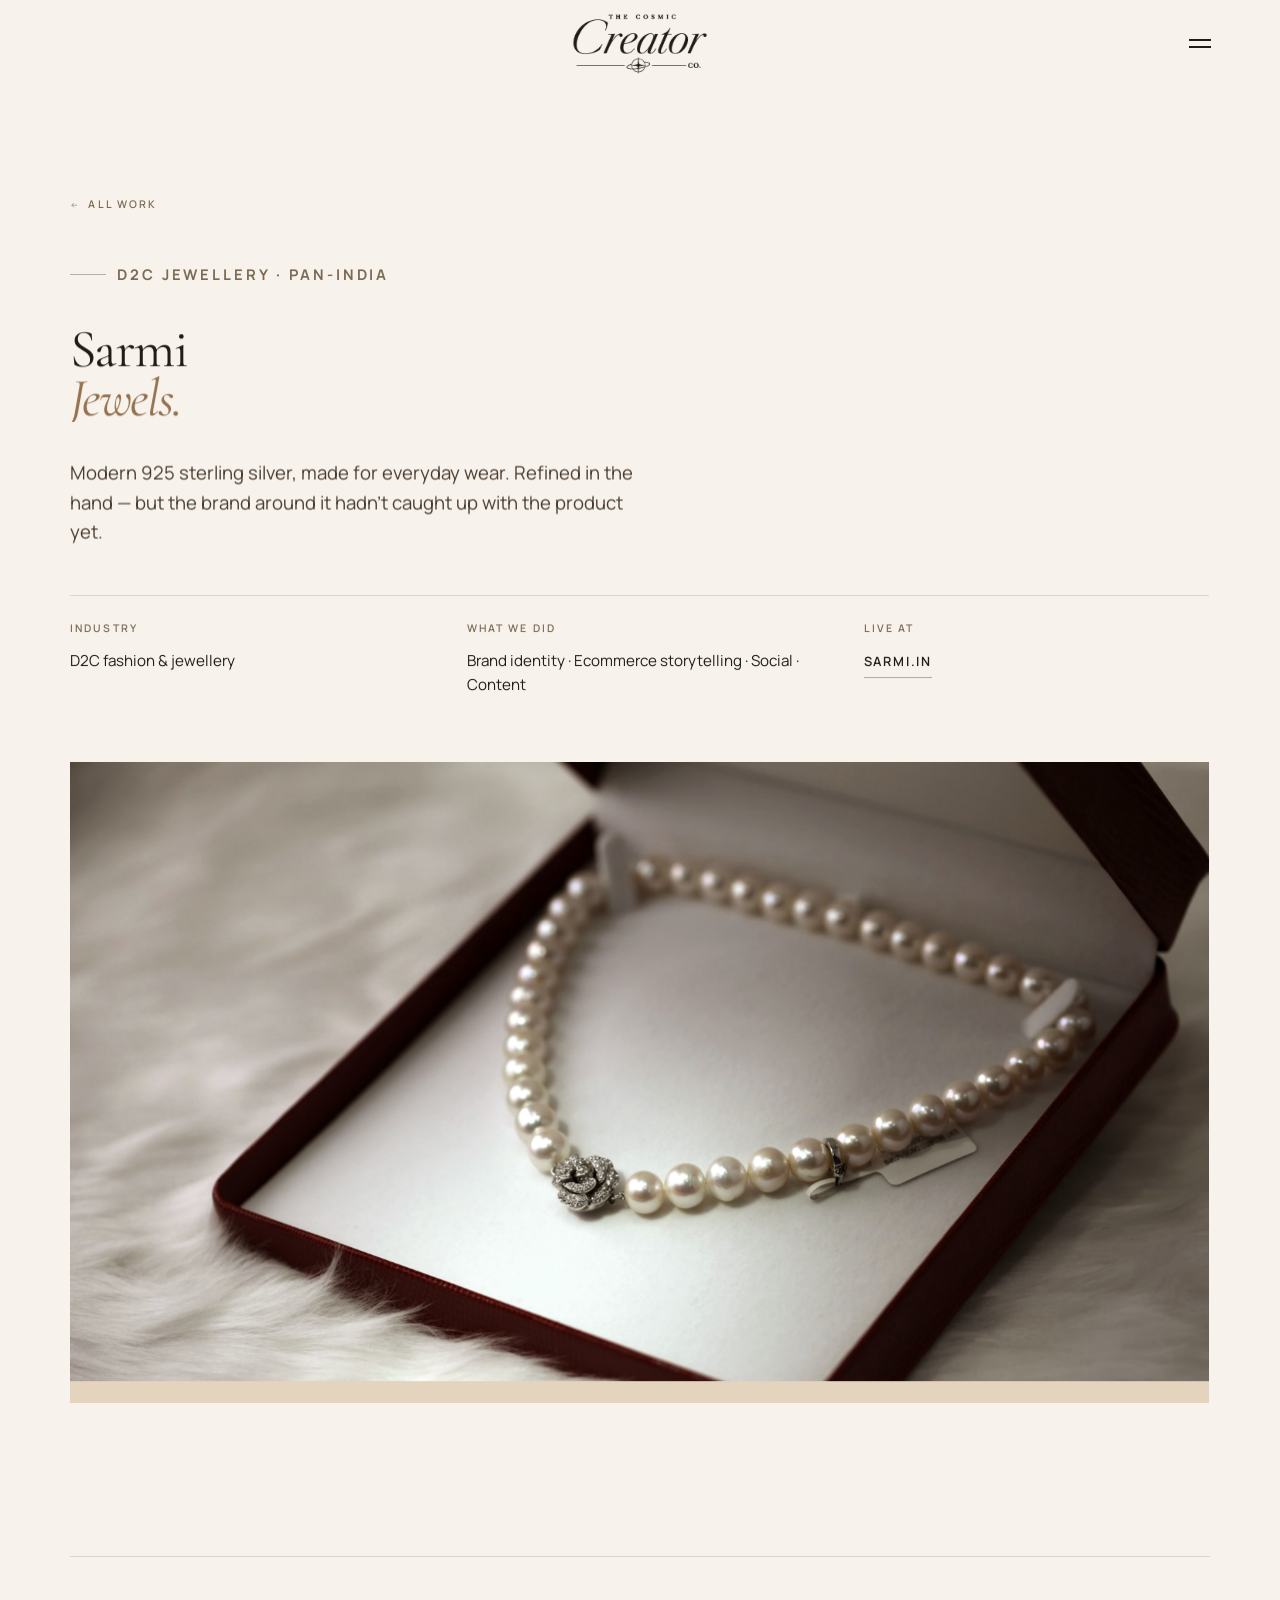
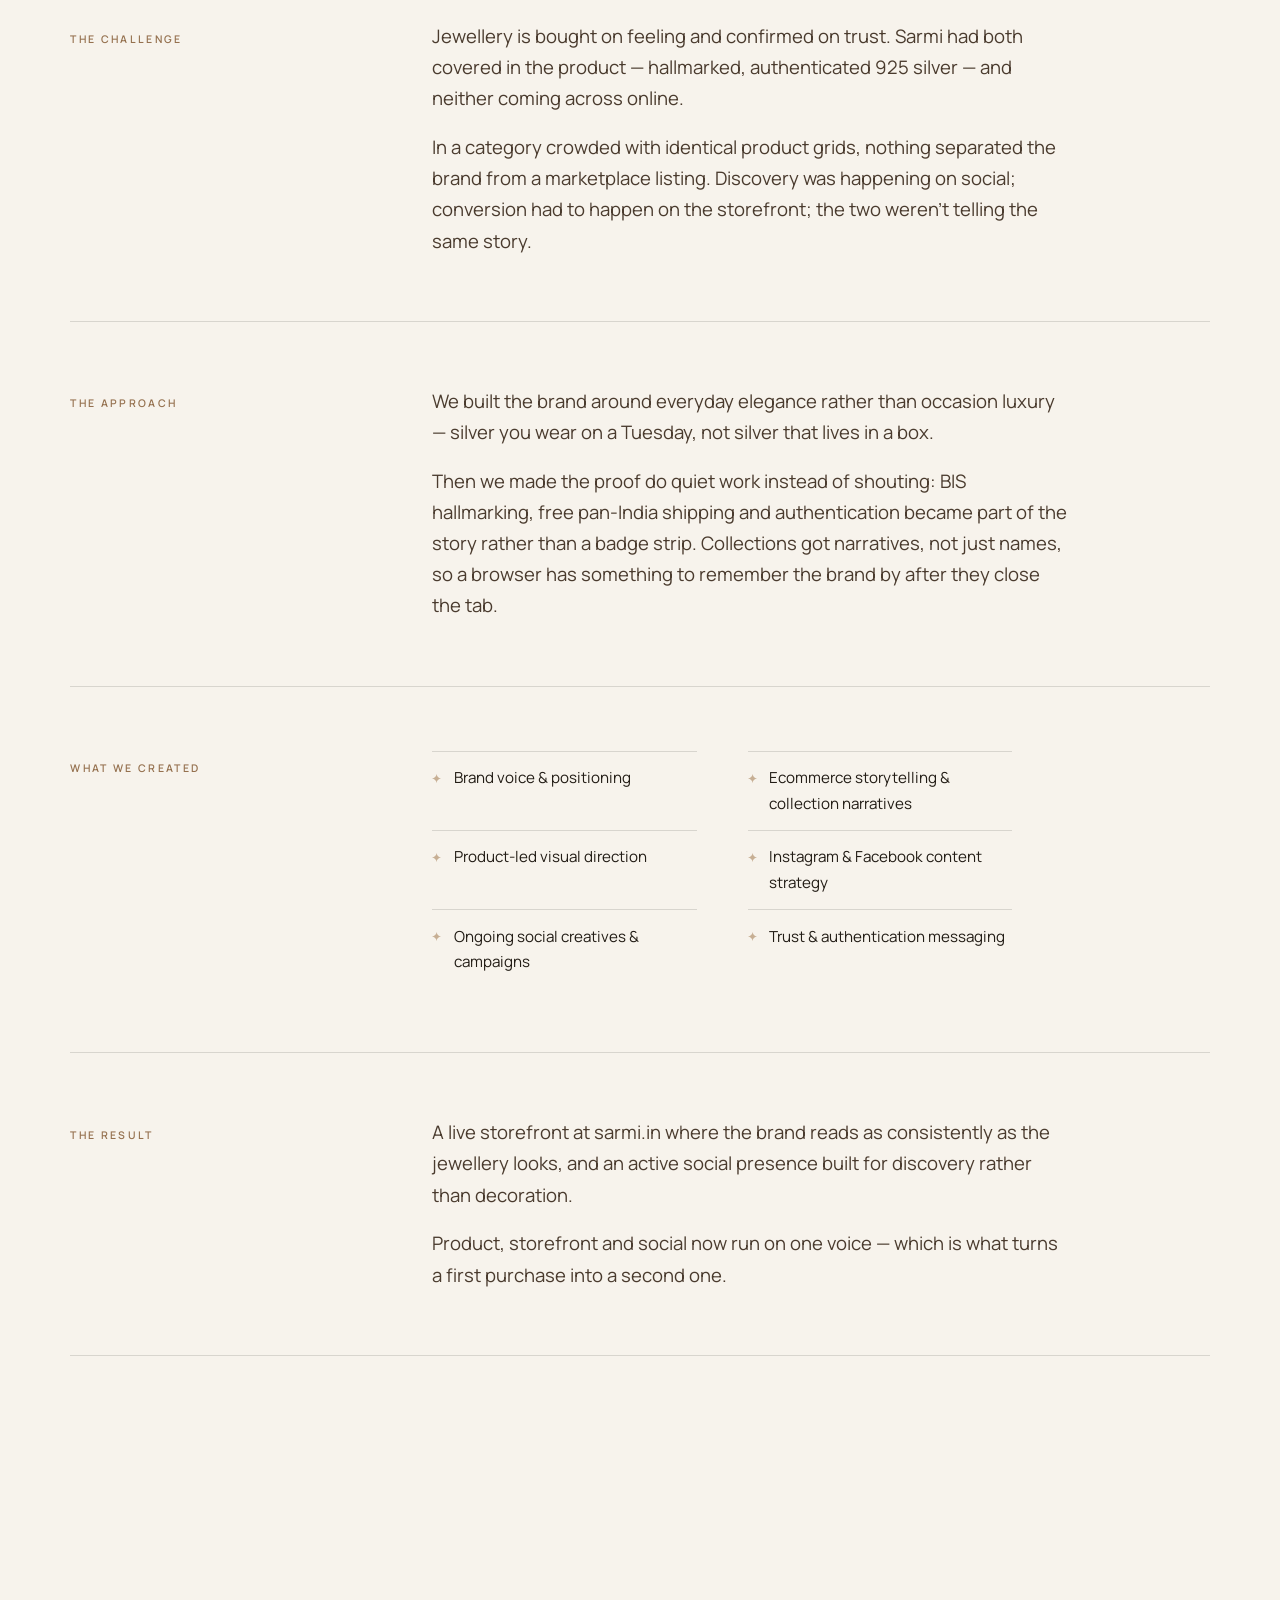
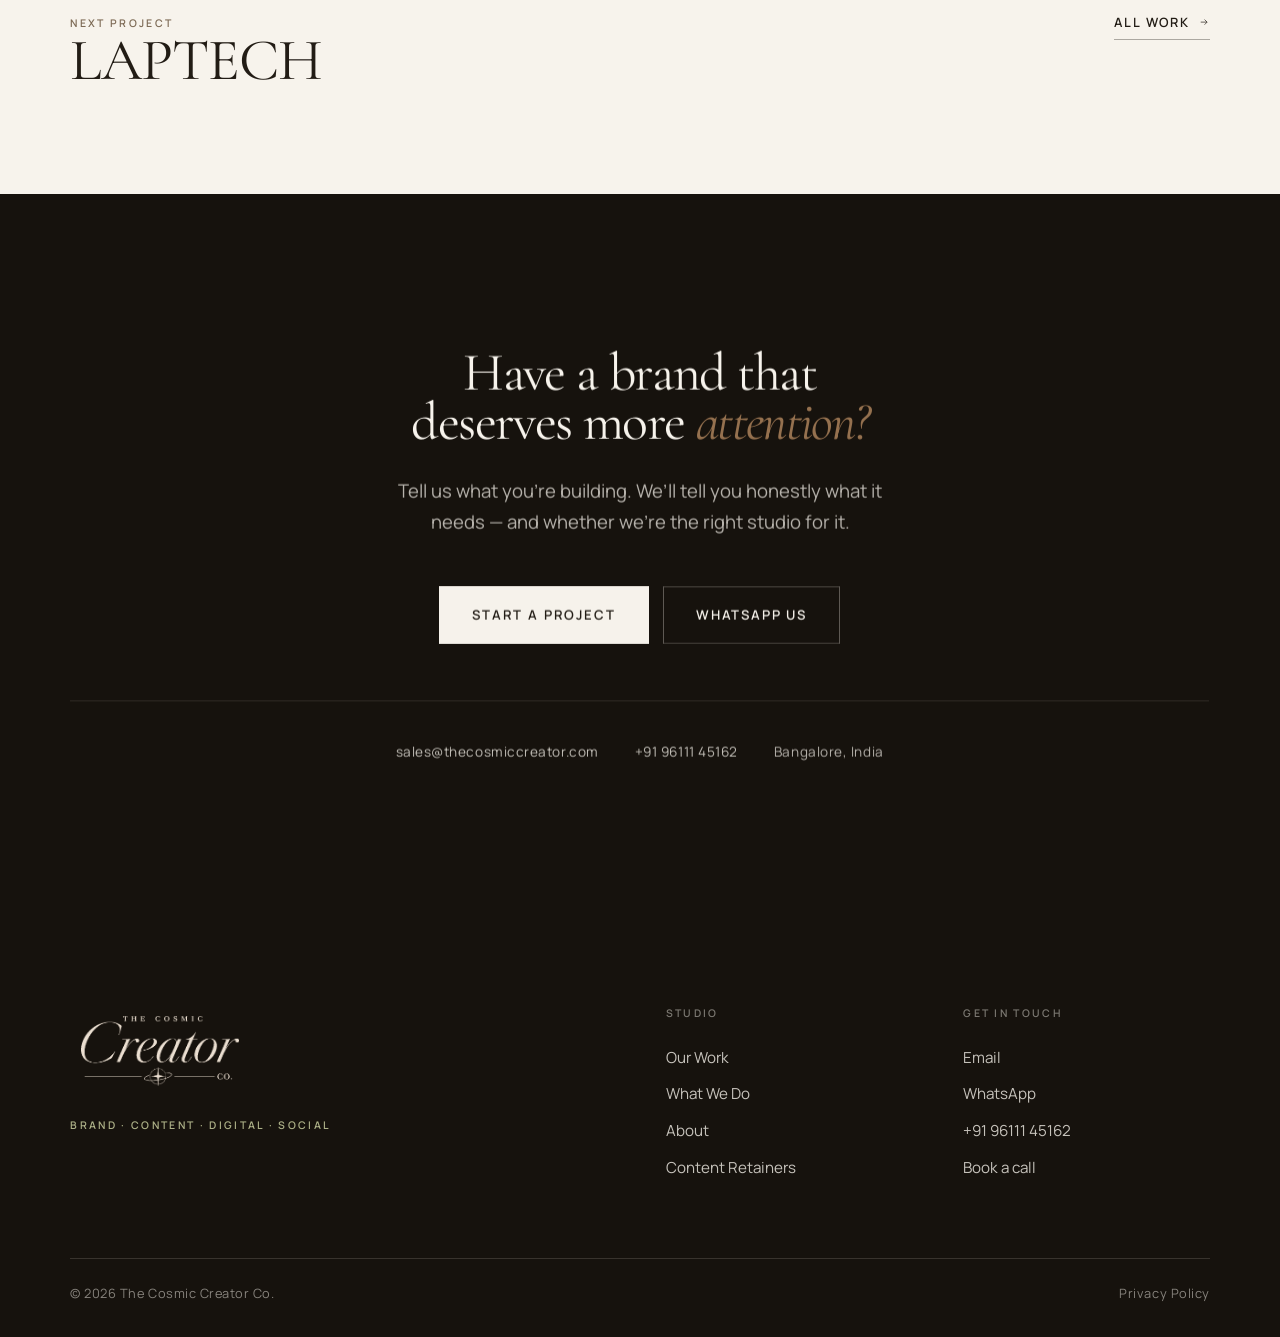
<file: work/sarmi-jewels.html>
<!DOCTYPE html>
<html lang="en" class="no-js">
  <head>
    <meta charset="UTF-8" />
    <meta name="viewport" content="width=device-width, initial-scale=1.0" />
    <title>Sarmi Jewels — The Cosmic Creator Co.</title>
    <meta name="description" content="A 925 sterling silver brand given a voice, a look and a place to be discovered — brand identity, ecommerce storytelling and social content direction." />
    <meta name="theme-color" content="#f7f3ec" />
    <link rel="icon" type="image/png" href="../assets/favicon.png" />
    <meta property="og:type" content="article" />
    <meta property="og:title" content="Sarmi Jewels — The Cosmic Creator Co." />
    <meta property="og:description" content="A 925 sterling silver brand given a voice, a look and a place to be discovered — brand identity, ecommerce storytelling and social content direction." />
    <meta property="og:image" content="../assets/case-sarmi.jpg" />
    <meta name="twitter:card" content="summary_large_image" />
    <link rel="preconnect" href="https://fonts.googleapis.com" />
    <link rel="preconnect" href="https://fonts.gstatic.com" crossorigin />
    <link
      href="https://fonts.googleapis.com/css2?family=Cormorant+Garamond:ital,wght@0,400;0,500;1,400;1,500&family=Manrope:wght@400;500;600;700&display=swap"
      rel="stylesheet"
    />
    <link rel="stylesheet" href="../css/styles.css" />
    <script>
      document.documentElement.classList.remove("no-js");
    </script>
  </head>
  <body>
    <a class="skip" href="#main">Skip to content</a>

    <svg width="0" height="0" aria-hidden="true" style="position: absolute">
      <symbol id="i-star" viewBox="0 0 24 24">
        <path d="M12 0c.6 6.2 5.2 10.8 12 12-6.8 1.2-11.4 5.8-12 12-.6-6.2-5.2-10.8-12-12C6.8 10.8 11.4 6.2 12 0z" />
      </symbol>
      <symbol id="i-arrow" viewBox="0 0 24 24">
        <path d="M4 12h15m0 0-6-6m6 6-6 6" fill="none" stroke="currentColor" stroke-width="1.6" />
      </symbol>
    </svg>

    <header class="nav is-scrolled" id="nav">
      <span class="nav__spacer" aria-hidden="true"></span>
      <a class="nav__logo" href="../index.html" aria-label="The Cosmic Creator Co. — home">
        <img src="../assets/logo-wordmark-bold.png" alt="The Cosmic Creator Co." width="704" height="320" />
      </a>
      <button class="nav__toggle" id="navToggle" aria-label="Open menu" aria-expanded="false" aria-controls="mobileNav">
        <span></span><span></span>
      </button>
    </header>

    <div class="mobile-nav" id="mobileNav">
      <a href="../index.html">Home</a>
      <a href="../index.html#work">Work</a>
      <a href="../index.html#capabilities">Service</a>
      <a href="../retainers.html">Pricing</a>
      <a href="../index.html#about">About</a>
      <a href="../index.html#contact">Contact</a>
      <a href="https://cal.com/thecosmiccreator" target="_blank" rel="noopener noreferrer">Start a project</a>
    </div>

    <main id="main">
      <section class="case-hero" data-intro>
        <div class="shell">
          <a class="case-hero__back" href="../index.html#work">
            <svg class="star" width="12" height="12" aria-hidden="true" style="transform: rotate(180deg)">
              <use href="#i-arrow" />
            </svg>
            All work
          </a>
          <p class="eyebrow">D2C jewellery · Pan-India</p>
          <h1 class="case-hero__title">
            <span class="line"><span class="line__inner">Sarmi</span></span>
            <span class="line"><span class="line__inner"><em class="accent-ital">Jewels.</em></span></span>
          </h1>
          <p class="lead reveal" style="max-width: 52ch">Modern 925 sterling silver, made for everyday wear. Refined in the hand — but the brand around it hadn’t caught up with the product yet.</p>

          <dl class="case-hero__meta reveal">
            <div>
              <dt>Industry</dt>
              <dd>D2C fashion &amp; jewellery</dd>
            </div>
            <div>
              <dt>What we did</dt>
              <dd>Brand identity · Ecommerce storytelling · Social · Content</dd>
            </div>
            <div>
              <dt>Live at</dt>
              <dd><a class="tlink" href="https://sarmi.in/" target="_blank" rel="noopener noreferrer">sarmi.in</a></dd>
            </div>
          </dl>
        </div>
      </section>

      <div class="shell">
        <figure class="case-cover reveal">
          <img src="../assets/case-sarmi.jpg" alt="Sterling silver and pearl jewellery presented in a gift box" width="1600" height="900" fetchpriority="high" />
        </figure>
      </div>

      <section class="section">
        <div class="shell">
          <div class="case-block">
            <p class="case-block__label">The challenge</p>
            <div class="case-block__body">
              <p>
                Jewellery is bought on feeling and confirmed on trust. Sarmi had both covered in the
                product — hallmarked, authenticated 925 silver — and neither coming across online.
              </p>
              <p>
                In a category crowded with identical product grids, nothing separated the brand from
                a marketplace listing. Discovery was happening on social; conversion had to happen on
                the storefront; the two weren’t telling the same story.
              </p>
            </div>
          </div>

          <div class="case-block">
            <p class="case-block__label">The approach</p>
            <div class="case-block__body">
              <p>
                We built the brand around everyday elegance rather than occasion luxury — silver you
                wear on a Tuesday, not silver that lives in a box.
              </p>
              <p>
                Then we made the proof do quiet work instead of shouting: BIS hallmarking, free
                pan-India shipping and authentication became part of the story rather than a badge
                strip. Collections got narratives, not just names, so a browser has something to
                remember the brand by after they close the tab.
              </p>
            </div>
          </div>

          <div class="case-block">
            <p class="case-block__label">What we created</p>
            <div class="case-block__body">
              <ul class="deliverables">
                <li><svg class="star" aria-hidden="true"><use href="#i-star" /></svg>Brand voice &amp; positioning</li>
                <li><svg class="star" aria-hidden="true"><use href="#i-star" /></svg>Ecommerce storytelling &amp; collection narratives</li>
                <li><svg class="star" aria-hidden="true"><use href="#i-star" /></svg>Product-led visual direction</li>
                <li><svg class="star" aria-hidden="true"><use href="#i-star" /></svg>Instagram &amp; Facebook content strategy</li>
                <li><svg class="star" aria-hidden="true"><use href="#i-star" /></svg>Ongoing social creatives &amp; campaigns</li>
                <li><svg class="star" aria-hidden="true"><use href="#i-star" /></svg>Trust &amp; authentication messaging</li>
              </ul>
            </div>
          </div>

          <div class="case-block">
            <p class="case-block__label">The result</p>
            <div class="case-block__body">
              <p>
                A live storefront at sarmi.in where the brand reads as consistently as the jewellery
                looks, and an active social presence built for discovery rather than decoration.
              </p>
              <p>
                Product, storefront and social now run on one voice — which is what turns a first
                purchase into a second one.
              </p>
            </div>
          </div>
        </div>
      </section>
      <section class="section section--tight">
        <div class="shell case-next">
          <div>
            <p class="case-next__label">Next project</p>
            <h2 class="case-next__title"><a href="laptech.html">LAPTECH</a></h2>
          </div>
          <a class="tlink" href="../index.html#work"
            >All work <svg class="star arrow" width="14" height="14" aria-hidden="true"><use href="#i-arrow" /></svg
          ></a>
        </div>
      </section>

      <section class="section band-noir">
        <div class="shell cta">
          <h2 class="cta__title">
            <span class="line"><span class="line__inner">Have a brand that</span></span>
            <span class="line"><span class="line__inner">deserves more <em class="accent-ital">attention?</em></span></span>
          </h2>
          <p class="cta__sub reveal">
            Tell us what you’re building. We’ll tell you honestly what it needs — and whether we’re
            the right studio for it.
          </p>
          <div class="cta__actions reveal">
            <a class="btn" href="https://cal.com/thecosmiccreator" target="_blank" rel="noopener noreferrer"
              >Start a project</a
            >
            <a class="btn btn--ghost" href="https://wa.me/919611145162" target="_blank" rel="noopener noreferrer"
              >WhatsApp us</a
            >
          </div>
          <p class="cta__direct reveal">
            <a href="mailto:sales@thecosmiccreator.com">sales@thecosmiccreator.com</a>
            <a href="tel:+919611145162">+91 96111 45162</a>
            <span>Bangalore, India</span>
          </p>
        </div>
      </section>
    </main>

    <footer class="footer">
      <div class="shell">
        <div class="footer__top">
          <div>
            <a class="footer__logo" href="../index.html" aria-label="The Cosmic Creator Co. — home">
              <img src="../assets/logo-wordmark-light.png" alt="The Cosmic Creator Co." width="200" height="92" loading="lazy" />
            </a>
            <p class="footer__tag">Brand · Content · Digital · Social</p>
          </div>
          <div class="footer__links">
            <div>
              <h4>Studio</h4>
              <a href="../index.html#work">Our Work</a>
              <a href="../index.html#capabilities">What We Do</a>
              <a href="../index.html#about">About</a>
              <a href="../retainers.html">Content Retainers</a>
            </div>
            <div>
              <h4>Get in touch</h4>
              <a href="mailto:sales@thecosmiccreator.com">Email</a>
              <a href="https://wa.me/919611145162" target="_blank" rel="noopener noreferrer">WhatsApp</a>
              <a href="tel:+919611145162">+91 96111 45162</a>
              <a href="https://cal.com/thecosmiccreator" target="_blank" rel="noopener noreferrer">Book a call</a>
            </div>
          </div>
        </div>
        <div class="footer__bottom">
          <p>© 2026 The Cosmic Creator Co.</p>
          <p><a href="../privacy.html">Privacy Policy</a></p>
        </div>
      </div>
    </footer>

    <script src="../js/vendor/gsap.min.js" defer></script>
    <script src="../js/vendor/ScrollTrigger.min.js" defer></script>
    <script src="../js/vendor/lenis.min.js" defer></script>
    <script src="../js/main.js" defer></script>
  </body>
</html>
</file>
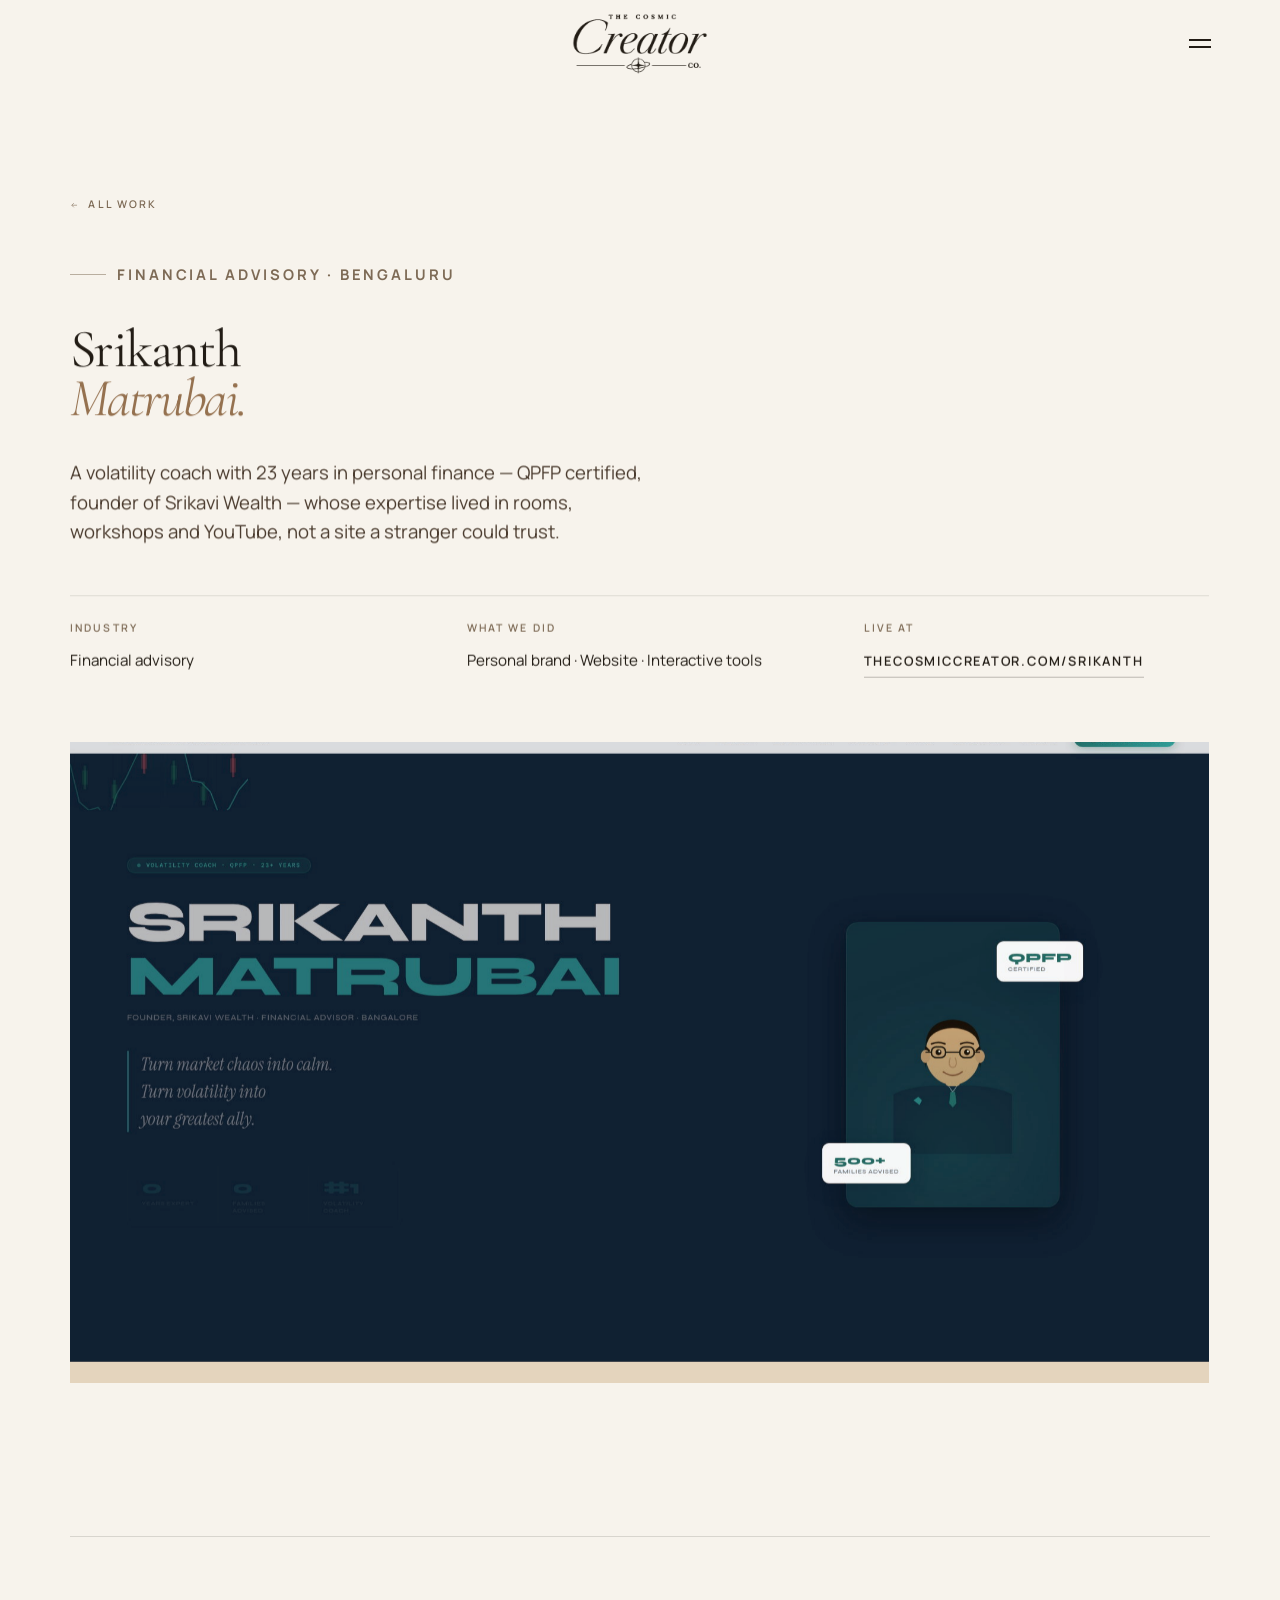
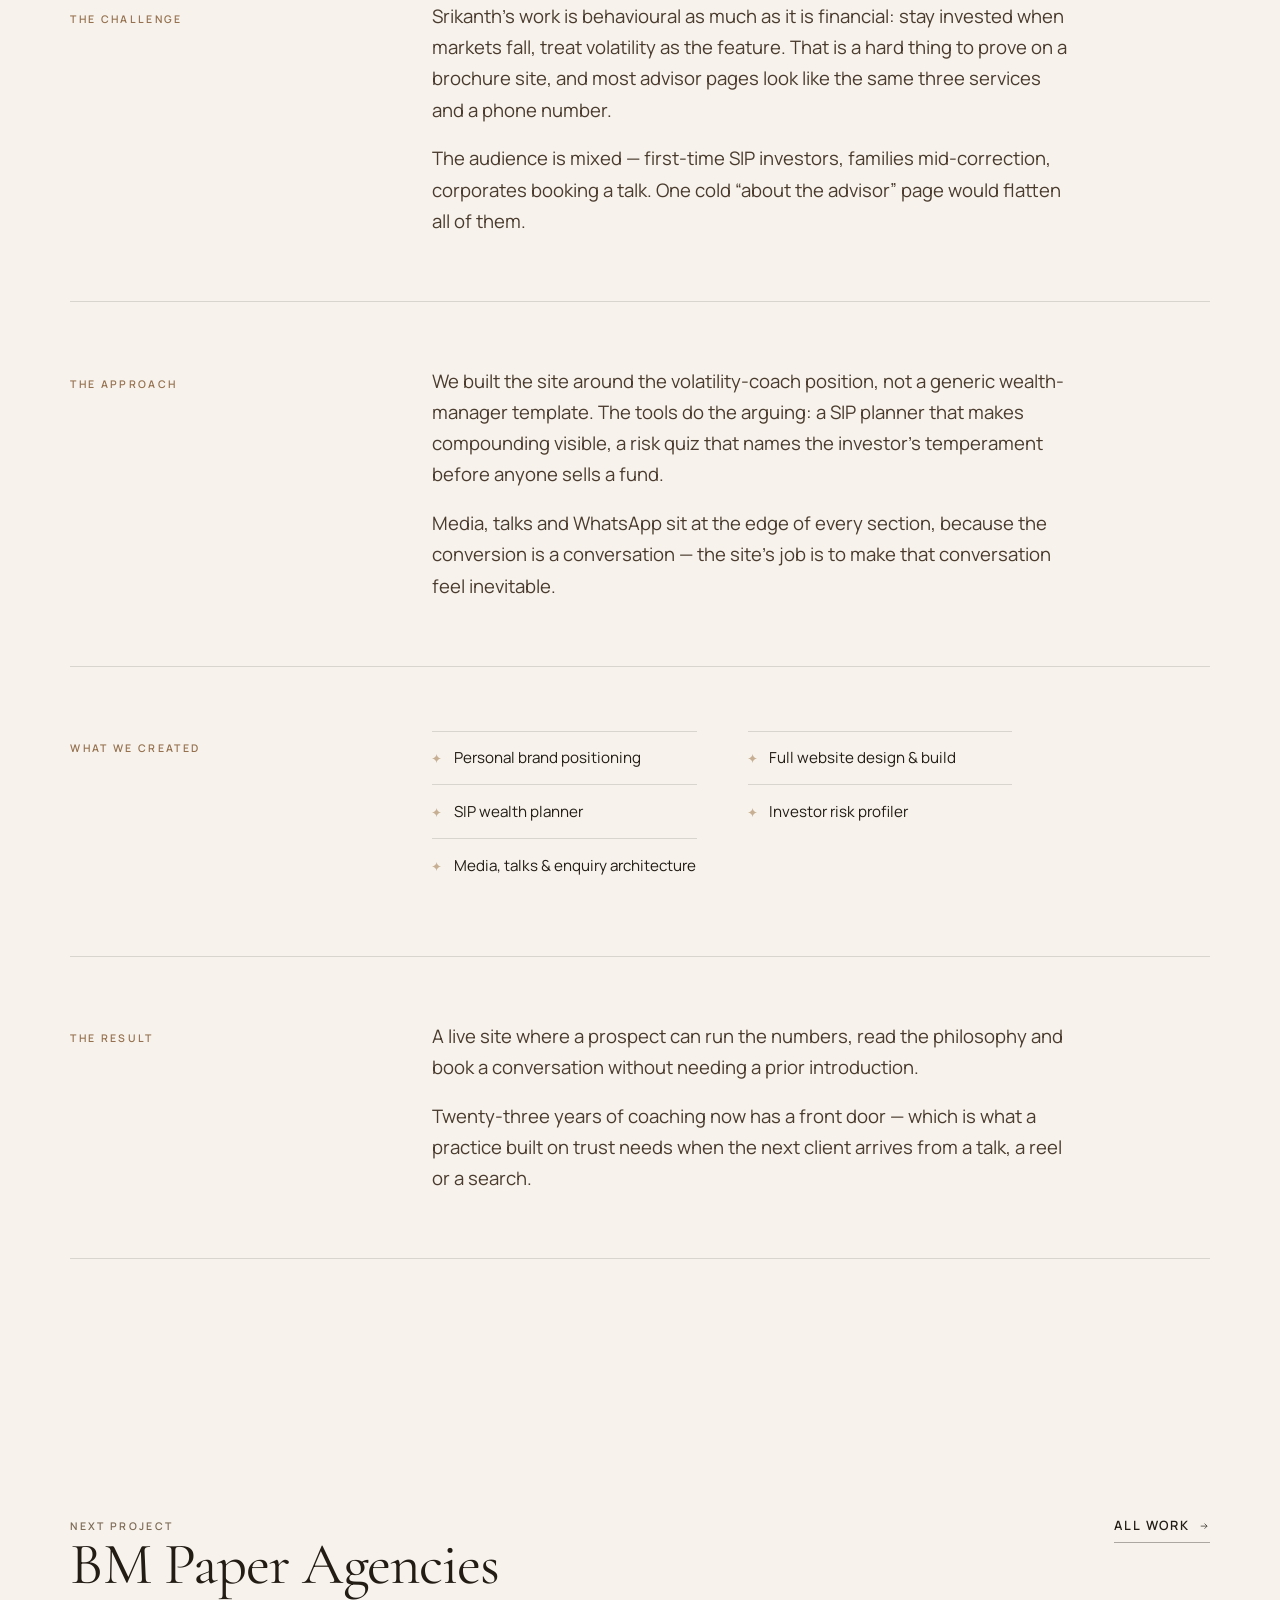
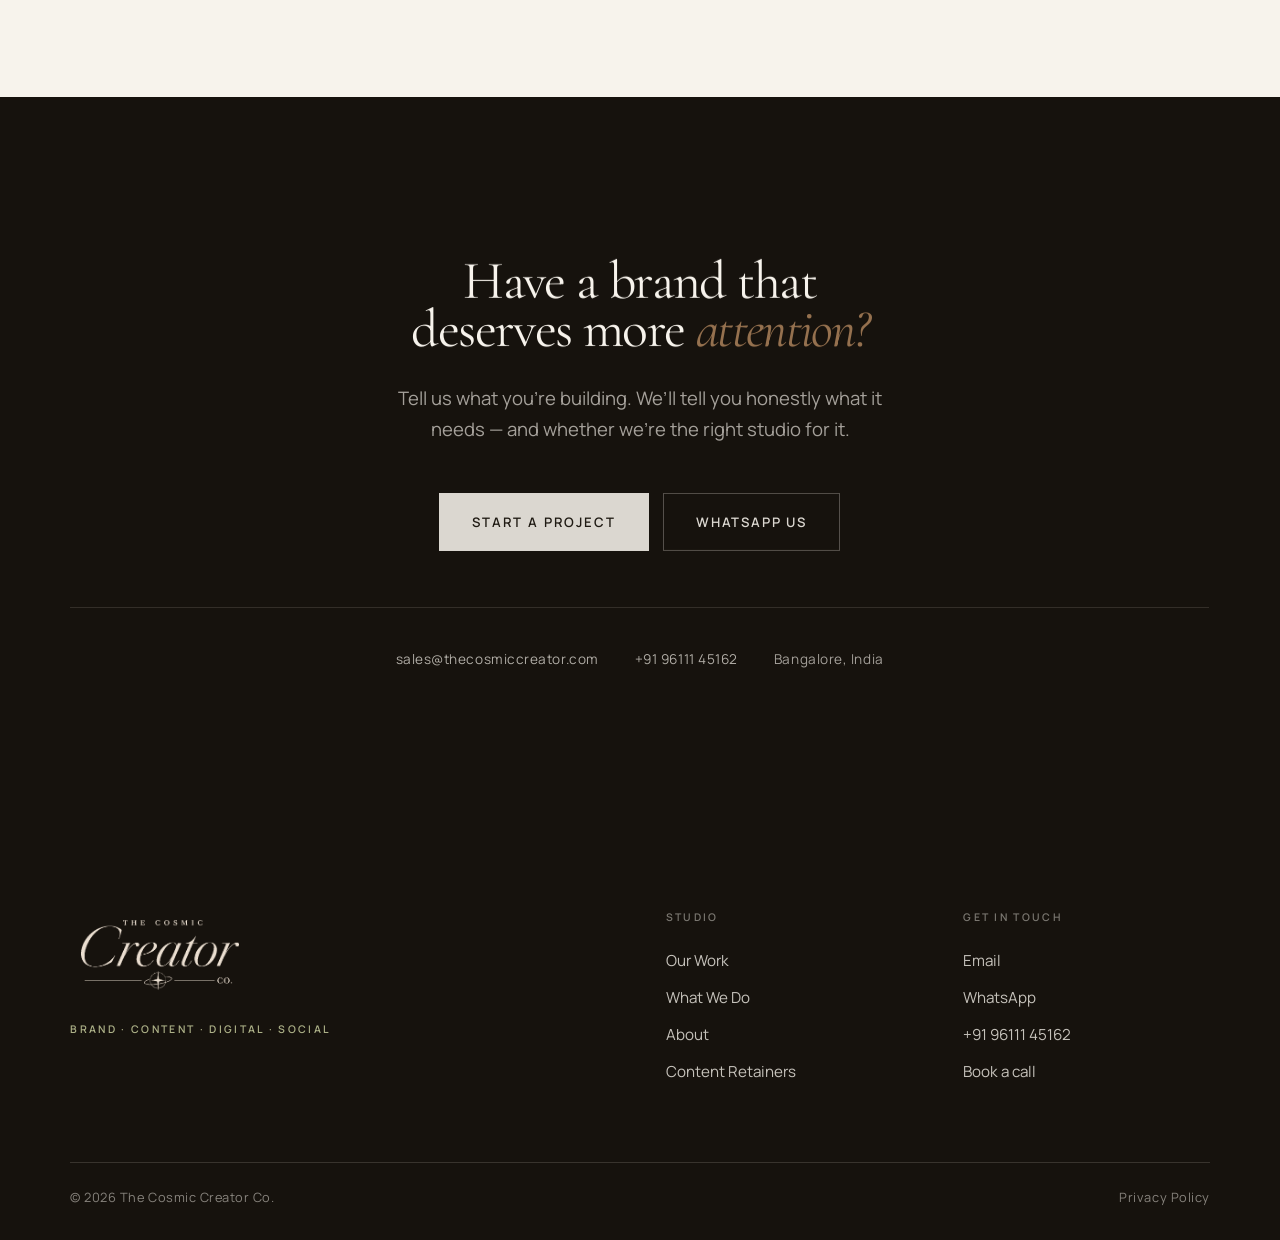
<file: work/srikanth-matrubai.html>
<!DOCTYPE html>
<html lang="en" class="no-js">
  <head>
    <meta charset="UTF-8" />
    <meta name="viewport" content="width=device-width, initial-scale=1.0" />
    <title>Srikanth Matrubai — The Cosmic Creator Co.</title>
    <meta name="description" content="A volatility coach given a site that proves the thinking — personal brand, SIP planner, risk profiler and a clear path to a conversation." />
    <meta name="theme-color" content="#f7f3ec" />
    <link rel="icon" type="image/png" href="../assets/favicon.png" />
    <meta property="og:type" content="article" />
    <meta property="og:title" content="Srikanth Matrubai — The Cosmic Creator Co." />
    <meta property="og:description" content="A volatility coach given a site that proves the thinking — personal brand, SIP planner, risk profiler and a clear path to a conversation." />
    <meta property="og:image" content="../assets/case-srikanth.jpg" />
    <meta name="twitter:card" content="summary_large_image" />
    <link rel="preconnect" href="https://fonts.googleapis.com" />
    <link rel="preconnect" href="https://fonts.gstatic.com" crossorigin />
    <link
      href="https://fonts.googleapis.com/css2?family=Cormorant+Garamond:ital,wght@0,400;0,500;1,400;1,500&family=Manrope:wght@400;500;600;700&display=swap"
      rel="stylesheet"
    />
    <link rel="stylesheet" href="../css/styles.css" />
    <script>
      document.documentElement.classList.remove("no-js");
    </script>
  </head>
  <body>
    <a class="skip" href="#main">Skip to content</a>

    <svg width="0" height="0" aria-hidden="true" style="position: absolute">
      <symbol id="i-star" viewBox="0 0 24 24">
        <path d="M12 0c.6 6.2 5.2 10.8 12 12-6.8 1.2-11.4 5.8-12 12-.6-6.2-5.2-10.8-12-12C6.8 10.8 11.4 6.2 12 0z" />
      </symbol>
      <symbol id="i-arrow" viewBox="0 0 24 24">
        <path d="M4 12h15m0 0-6-6m6 6-6 6" fill="none" stroke="currentColor" stroke-width="1.6" />
      </symbol>
    </svg>

    <header class="nav is-scrolled" id="nav">
      <span class="nav__spacer" aria-hidden="true"></span>
      <a class="nav__logo" href="../index.html" aria-label="The Cosmic Creator Co. — home">
        <img src="../assets/logo-wordmark-bold.png" alt="The Cosmic Creator Co." width="704" height="320" />
      </a>
      <button class="nav__toggle" id="navToggle" aria-label="Open menu" aria-expanded="false" aria-controls="mobileNav">
        <span></span><span></span>
      </button>
    </header>

    <div class="mobile-nav" id="mobileNav">
      <a href="../index.html">Home</a>
      <a href="../index.html#work">Work</a>
      <a href="../index.html#capabilities">Service</a>
      <a href="../retainers.html">Pricing</a>
      <a href="../index.html#about">About</a>
      <a href="../index.html#contact">Contact</a>
      <a href="https://cal.com/thecosmiccreator" target="_blank" rel="noopener noreferrer">Start a project</a>
    </div>

    <main id="main">
      <section class="case-hero" data-intro>
        <div class="shell">
          <a class="case-hero__back" href="../index.html#work">
            <svg class="star" width="12" height="12" aria-hidden="true" style="transform: rotate(180deg)">
              <use href="#i-arrow" />
            </svg>
            All work
          </a>
          <p class="eyebrow">Financial advisory · Bengaluru</p>
          <h1 class="case-hero__title">
            <span class="line"><span class="line__inner">Srikanth</span></span>
            <span class="line"><span class="line__inner"><em class="accent-ital">Matrubai.</em></span></span>
          </h1>
          <p class="lead reveal" style="max-width: 52ch">
            A volatility coach with 23 years in personal finance — QPFP certified, founder of Srikavi
            Wealth — whose expertise lived in rooms, workshops and YouTube, not a site a stranger
            could trust.
          </p>

          <dl class="case-hero__meta reveal">
            <div>
              <dt>Industry</dt>
              <dd>Financial advisory</dd>
            </div>
            <div>
              <dt>What we did</dt>
              <dd>Personal brand · Website · Interactive tools</dd>
            </div>
            <div>
              <dt>Live at</dt>
              <dd>
                <a class="tlink" href="https://thecosmiccreator.com/srikanth/" target="_blank" rel="noopener noreferrer"
                  >thecosmiccreator.com/srikanth</a
                >
              </dd>
            </div>
          </dl>
        </div>
      </section>

      <div class="shell">
        <figure class="case-cover reveal">
          <img src="../assets/case-srikanth.jpg?v=2" alt="Homepage of Srikanth Matrubai, volatility coach and financial advisor" width="1920" height="1080" fetchpriority="high" />
        </figure>
      </div>

      <section class="section">
        <div class="shell">
          <div class="case-block">
            <p class="case-block__label">The challenge</p>
            <div class="case-block__body">
              <p>
                Srikanth’s work is behavioural as much as it is financial: stay invested when markets
                fall, treat volatility as the feature. That is a hard thing to prove on a brochure
                site, and most advisor pages look like the same three services and a phone number.
              </p>
              <p>
                The audience is mixed — first-time SIP investors, families mid-correction, corporates
                booking a talk. One cold “about the advisor” page would flatten all of them.
              </p>
            </div>
          </div>

          <div class="case-block">
            <p class="case-block__label">The approach</p>
            <div class="case-block__body">
              <p>
                We built the site around the volatility-coach position, not a generic wealth-manager
                template. The tools do the arguing: a SIP planner that makes compounding visible, a
                risk quiz that names the investor’s temperament before anyone sells a fund.
              </p>
              <p>
                Media, talks and WhatsApp sit at the edge of every section, because the conversion is
                a conversation — the site’s job is to make that conversation feel inevitable.
              </p>
            </div>
          </div>

          <div class="case-block">
            <p class="case-block__label">What we created</p>
            <div class="case-block__body">
              <ul class="deliverables">
                <li><svg class="star" aria-hidden="true"><use href="#i-star" /></svg>Personal brand positioning</li>
                <li><svg class="star" aria-hidden="true"><use href="#i-star" /></svg>Full website design &amp; build</li>
                <li><svg class="star" aria-hidden="true"><use href="#i-star" /></svg>SIP wealth planner</li>
                <li><svg class="star" aria-hidden="true"><use href="#i-star" /></svg>Investor risk profiler</li>
                <li><svg class="star" aria-hidden="true"><use href="#i-star" /></svg>Media, talks &amp; enquiry architecture</li>
              </ul>
            </div>
          </div>

          <div class="case-block">
            <p class="case-block__label">The result</p>
            <div class="case-block__body">
              <p>
                A live site where a prospect can run the numbers, read the philosophy and book a
                conversation without needing a prior introduction.
              </p>
              <p>
                Twenty-three years of coaching now has a front door — which is what a practice built
                on trust needs when the next client arrives from a talk, a reel or a search.
              </p>
            </div>
          </div>
        </div>
      </section>
      <section class="section section--tight">
        <div class="shell case-next">
          <div>
            <p class="case-next__label">Next project</p>
            <h2 class="case-next__title"><a href="bm-paper.html">BM Paper Agencies</a></h2>
          </div>
          <a class="tlink" href="../index.html#work"
            >All work <svg class="star arrow" width="14" height="14" aria-hidden="true"><use href="#i-arrow" /></svg
          ></a>
        </div>
      </section>

      <section class="section band-noir">
        <div class="shell cta">
          <h2 class="cta__title">
            <span class="line"><span class="line__inner">Have a brand that</span></span>
            <span class="line"><span class="line__inner">deserves more <em class="accent-ital">attention?</em></span></span>
          </h2>
          <p class="cta__sub reveal">
            Tell us what you’re building. We’ll tell you honestly what it needs — and whether we’re
            the right studio for it.
          </p>
          <div class="cta__actions reveal">
            <a class="btn" href="https://cal.com/thecosmiccreator" target="_blank" rel="noopener noreferrer"
              >Start a project</a
            >
            <a class="btn btn--ghost" href="https://wa.me/919611145162" target="_blank" rel="noopener noreferrer"
              >WhatsApp us</a
            >
          </div>
          <p class="cta__direct reveal">
            <a href="mailto:sales@thecosmiccreator.com">sales@thecosmiccreator.com</a>
            <a href="tel:+919611145162">+91 96111 45162</a>
            <span>Bangalore, India</span>
          </p>
        </div>
      </section>
    </main>

    <footer class="footer">
      <div class="shell">
        <div class="footer__top">
          <div>
            <a class="footer__logo" href="../index.html" aria-label="The Cosmic Creator Co. — home">
              <img src="../assets/logo-wordmark-light.png" alt="The Cosmic Creator Co." width="200" height="92" loading="lazy" />
            </a>
            <p class="footer__tag">Brand · Content · Digital · Social</p>
          </div>
          <div class="footer__links">
            <div>
              <h4>Studio</h4>
              <a href="../index.html#work">Our Work</a>
              <a href="../index.html#capabilities">What We Do</a>
              <a href="../index.html#about">About</a>
              <a href="../retainers.html">Content Retainers</a>
            </div>
            <div>
              <h4>Get in touch</h4>
              <a href="mailto:sales@thecosmiccreator.com">Email</a>
              <a href="https://wa.me/919611145162" target="_blank" rel="noopener noreferrer">WhatsApp</a>
              <a href="tel:+919611145162">+91 96111 45162</a>
              <a href="https://cal.com/thecosmiccreator" target="_blank" rel="noopener noreferrer">Book a call</a>
            </div>
          </div>
        </div>
        <div class="footer__bottom">
          <p>© 2026 The Cosmic Creator Co.</p>
          <p><a href="../privacy.html">Privacy Policy</a></p>
        </div>
      </div>
    </footer>

    <script src="../js/vendor/gsap.min.js" defer></script>
    <script src="../js/vendor/ScrollTrigger.min.js" defer></script>
    <script src="../js/vendor/lenis.min.js" defer></script>
    <script src="../js/main.js" defer></script>
  </body>
</html>
</file>
<file: css/styles.css>
/* =========================================================
   The Cosmic Creator Co.
   Brand-building studio — editorial, minimal, art-directed.

   1. Tokens
   2. Base & type
   3. Primitives (shell, eyebrow, rules, buttons, links)
   4. Chrome (loader, nav, mobile nav)
   5. Home sections
   6. Case study pages
   7. Footer
   8. Motion / reduced motion
   ========================================================= */

/* ---------------------------------------------------------
   1. TOKENS
   --------------------------------------------------------- */
:root {
  /* Warm neutral grounds */
  --bone: #f7f3ec;
  --almond: #eaded0;
  --paper-2: #e3d6c6;
  --sand: #c7af94;

  /* Brand accents */
  --earth: #95714f;
  --accent: var(--earth);
  --accent-deep: #7a5c3f;
  --moss: #8c916c;
  --sage: #acb087;

  /* Ink & dark grounds */
  --ink: #221c15;
  --ink-soft: #4a3b2e;
  --muted: #7d6a55;
  --noir: #16120d;
  --noir-2: #1f1a13;

  /* Lines */
  --line: rgba(34, 28, 21, 0.14);
  --line-strong: rgba(34, 28, 21, 0.3);
  --line-light: rgba(234, 222, 208, 0.16);

  --font-display: "Cormorant Garamond", "Times New Roman", Times, serif;
  --font-body: "Manrope", "Helvetica Neue", Helvetica, Arial, sans-serif;
  --font-num: "Italiana", "Times New Roman", Times, serif;

  /* Editorial type scale */
  --t-display: clamp(3.1rem, 8.4vw, 8.25rem);
  --t-page: calc(var(--t-display) / 2);
  --t-h2: clamp(2.35rem, 5.6vw, 5rem);
  --t-h3: clamp(1.6rem, 2.6vw, 2.4rem);
  --t-lead: clamp(1.08rem, 1.45vw, 1.3rem);
  --t-micro: clamp(0.66rem, 0.78vw, 0.72rem);

  --pad-x: clamp(1.4rem, 5.5vw, 6rem);
  --max: 1440px;
  --gutter: clamp(1.5rem, 4vw, 4.5rem);
  --section-y: clamp(5.5rem, 12vw, 11rem);

  --ease: cubic-bezier(0.16, 1, 0.3, 1);
  --ease-soft: cubic-bezier(0.33, 1, 0.68, 1);
  --nav-h: 5.5rem;
}

/* ---------------------------------------------------------
   2. BASE & TYPE
   --------------------------------------------------------- */
*,
*::before,
*::after {
  box-sizing: border-box;
  margin: 0;
  padding: 0;
}

html {
  -webkit-text-size-adjust: 100%;
}

html.lenis,
html.lenis body {
  height: auto;
}

.lenis.lenis-smooth {
  scroll-behavior: auto !important;
}

body {
  font-family: var(--font-body);
  font-size: clamp(1rem, 1.05vw, 1.0625rem);
  font-weight: 400;
  line-height: 1.68;
  color: var(--ink);
  background: var(--bone);
  overflow-x: hidden;
  -webkit-font-smoothing: antialiased;
  text-rendering: optimizeLegibility;
}

body.is-loading {
  overflow: hidden;
}

img {
  display: block;
  max-width: 100%;
  height: auto;
}

a {
  color: inherit;
  text-decoration: none;
}

ul,
ol {
  list-style: none;
}

button {
  font: inherit;
  color: inherit;
  background: none;
  border: none;
  cursor: pointer;
}

em {
  font-style: italic;
  font-weight: 400;
}

::selection {
  background: var(--sand);
  color: var(--ink);
}

:focus-visible {
  outline: 2px solid var(--accent);
  outline-offset: 3px;
}

h1,
h2,
h3,
h4 {
  font-family: var(--font-display);
  font-weight: 400;
  letter-spacing: -0.015em;
  text-wrap: balance;
}

.display {
  font-size: var(--t-display);
  line-height: 0.93;
  letter-spacing: -0.028em;
}

.h2 {
  font-size: var(--t-page);
  line-height: 0.9;
  letter-spacing: -0.03em;
}

.h3 {
  font-size: var(--t-h3);
  line-height: 1.12;
}

.accent-ital {
  font-style: italic;
  color: var(--accent);
}

.lead {
  font-size: var(--t-lead);
  line-height: 1.6;
  color: var(--ink-soft);
  max-width: 44ch;
}

.skip {
  position: absolute;
  left: -9999px;
  top: 0;
  z-index: 10001;
  background: var(--ink);
  color: var(--bone);
  padding: 0.75rem 1.25rem;
  font-size: 0.85rem;
}

.skip:focus {
  left: 1rem;
  top: 1rem;
}

/* ---------------------------------------------------------
   3. PRIMITIVES
   --------------------------------------------------------- */
.shell {
  width: 100%;
  max-width: var(--max);
  margin-inline: auto;
  padding-inline: var(--pad-x);
}

.section {
  padding-block: var(--section-y);
}

.section--tight {
  padding-block: clamp(4rem, 8vw, 7rem);
}

.section--flush {
  padding-top: 1.4em;
}

.page-box {
  position: relative;
  min-height: 100svh;
  display: flex;
  flex-direction: column;
  justify-content: center;
  break-after: page;
  page-break-after: always;
}

.page-box::after {
  content: "";
  position: absolute;
  inset: 1.25rem var(--pad-x);
  border: 1px solid var(--line);
  pointer-events: none;
  z-index: 2;
}

.page-box > .shell {
  position: relative;
  z-index: 1;
  width: 100%;
}

.page-box > .banner,
.page-box > .offers {
  position: relative;
  z-index: 1;
  width: 100%;
}

.band-almond {
  background: var(--almond);
}

.band-sage {
  background: var(--sage);
}

.band-noir {
  background: var(--noir);
  color: var(--bone);
}

.band-noir .lead,
.band-noir p {
  color: rgba(247, 243, 236, 0.72);
}

.eyebrow {
  display: flex;
  align-items: center;
  gap: 0.65rem;
  font-size: clamp(0.86rem, 1.15vw, 1.02rem);
  font-weight: 700;
  letter-spacing: 0.2em;
  text-transform: uppercase;
  color: var(--muted);
  margin-bottom: clamp(1.5rem, 3vw, 2.5rem);
}

.band-noir .eyebrow {
  color: var(--sage);
}

.eyebrow::before {
  content: "";
  width: 2.25rem;
  height: 1px;
  background: currentColor;
  opacity: 0.5;
  flex: none;
}

.star {
  width: 0.8em;
  height: 0.8em;
  flex: none;
  fill: currentColor;
}

.rule {
  height: 1px;
  background: var(--line);
  border: 0;
}

.band-noir .rule {
  background: var(--line-light);
}

/* Buttons — two only: solid ink, and hairline ghost */
.btn {
  display: inline-flex;
  align-items: center;
  gap: 0.7rem;
  padding: 1.05rem 2rem;
  font-size: 0.82rem;
  font-weight: 600;
  letter-spacing: 0.14em;
  text-transform: uppercase;
  border: 1px solid var(--ink);
  background: var(--ink);
  color: var(--bone);
  transition: background 0.4s var(--ease), color 0.4s var(--ease),
    border-color 0.4s var(--ease), transform 0.4s var(--ease);
}

.btn:hover {
  background: var(--accent-deep);
  border-color: var(--accent-deep);
  color: var(--bone);
}

.btn--ghost {
  background: transparent;
  color: var(--ink);
  border-color: var(--line-strong);
}

.btn--ghost:hover {
  background: transparent;
  border-color: var(--ink);
  color: var(--ink);
}

.band-noir .btn {
  background: var(--bone);
  border-color: var(--bone);
  color: var(--ink);
}

.band-noir .btn:hover {
  background: var(--sand);
  border-color: var(--sand);
}

.band-noir .btn--ghost {
  background: transparent;
  color: var(--bone);
  border-color: rgba(247, 243, 236, 0.32);
}

.band-noir .btn--ghost:hover {
  border-color: var(--bone);
  background: transparent;
  color: var(--bone);
}

/* Text link with sweeping rule */
.tlink {
  display: inline-flex;
  align-items: center;
  gap: 0.6rem;
  font-size: 0.8rem;
  font-weight: 600;
  letter-spacing: 0.14em;
  text-transform: uppercase;
  padding-bottom: 0.4rem;
  position: relative;
  color: var(--ink);
}

.band-noir .tlink {
  color: var(--bone);
}

.tlink::after {
  content: "";
  position: absolute;
  left: 0;
  bottom: 0;
  width: 100%;
  height: 1px;
  background: currentColor;
  opacity: 0.35;
  transform-origin: right;
  transition: transform 0.5s var(--ease), opacity 0.4s var(--ease);
}

.tlink:hover::after {
  opacity: 1;
  transform: scaleX(0.4);
  transform-origin: left;
}

.tlink .arrow {
  transition: transform 0.4s var(--ease);
}

.tlink:hover .arrow {
  transform: translateX(5px);
}

/* Section heading block */
.head {
  display: grid;
  grid-template-columns: minmax(0, 1fr) minmax(0, 0.85fr);
  gap: var(--gutter);
  align-items: end;
  margin-bottom: clamp(3rem, 6vw, 5.5rem);
}

.head--solo {
  grid-template-columns: minmax(0, 1fr);
}

.head__lead {
  padding-bottom: 0.5rem;
}

@media (max-width: 860px) {
  .head {
    grid-template-columns: 1fr;
    align-items: start;
    gap: 1.75rem;
  }
}

/* ---------------------------------------------------------
   4. CHROME
   --------------------------------------------------------- */
.loader {
  position: fixed;
  inset: 0;
  z-index: 10000;
  display: grid;
  place-items: center;
  background: var(--bone);
  transition: opacity 0.7s var(--ease), visibility 0.7s;
}

.loader.is-done {
  opacity: 0;
  visibility: hidden;
  pointer-events: none;
  display: none;
}

.loader__inner {
  display: grid;
  justify-items: center;
  gap: 1.75rem;
}

.loader__brand {
  width: clamp(160px, 26vw, 240px);
  height: auto;
}

.loader__bar {
  width: clamp(120px, 18vw, 180px);
  height: 1px;
  background: var(--line);
  overflow: hidden;
}

.loader__progress {
  display: block;
  width: 0;
  height: 100%;
  background: var(--ink);
}

/* Nav — fixed, logo centered, menu always available */
.nav {
  position: fixed;
  top: 0;
  left: 0;
  right: 0;
  z-index: 900;
  height: var(--nav-h);
  display: grid;
  grid-template-columns: 1fr auto 1fr;
  align-items: center;
  padding-inline: var(--pad-x);
  background: transparent;
  transition: background 0.5s var(--ease), border-color 0.5s var(--ease),
    height 0.5s var(--ease);
  border-bottom: 1px solid transparent;
}

.nav.is-scrolled {
  background: rgba(247, 243, 236, 0.92);
  backdrop-filter: blur(14px);
  -webkit-backdrop-filter: blur(14px);
  border-bottom-color: var(--line);
  height: 5rem;
}

.nav__spacer {
  display: block;
}

.nav__logo {
  justify-self: center;
}

.nav__logo img {
  width: auto;
  height: clamp(50px, 5vw, 62px);
  transition: opacity 0.3s var(--ease);
}

.nav__logo:hover img {
  opacity: 0.68;
}

.nav__links,
.nav__cta {
  display: none;
}

.nav__toggle {
  justify-self: end;
  display: block;
  width: 2.75rem;
  height: 2.75rem;
  margin-right: -0.75rem;
  position: relative;
}

.nav__toggle span {
  position: absolute;
  left: 50%;
  width: 22px;
  height: 1.5px;
  background: var(--ink);
  transform: translateX(-50%);
  transition: transform 0.45s var(--ease), opacity 0.3s var(--ease);
}

.nav__toggle span:nth-child(1) {
  top: 1.1rem;
}

.nav__toggle span:nth-child(2) {
  bottom: 1.1rem;
}

.nav__toggle[aria-expanded="true"] span:nth-child(1) {
  top: 50%;
  transform: translateX(-50%) rotate(45deg);
}

.nav__toggle[aria-expanded="true"] span:nth-child(2) {
  bottom: auto;
  top: 50%;
  transform: translateX(-50%) rotate(-45deg);
}

/* Mobile overlay nav */
.mobile-nav {
  position: fixed;
  inset: 0;
  z-index: 890;
  background: var(--bone);
  display: flex;
  flex-direction: column;
  justify-content: center;
  gap: 0.25rem;
  padding: var(--nav-h) var(--pad-x) 3rem;
  opacity: 0;
  visibility: hidden;
  transition: opacity 0.45s var(--ease), visibility 0.45s;
}

.mobile-nav.is-open {
  opacity: 1;
  visibility: visible;
}

.mobile-nav a {
  font-family: var(--font-display);
  font-size: clamp(1.45rem, 5.5vw, 2.05rem);
  line-height: 1.22;
  letter-spacing: -0.02em;
  border-bottom: 1px solid var(--line);
  padding-block: 0.38rem;
}

.mobile-nav a:last-child {
  border-bottom: 0;
  font-family: var(--font-body);
  font-size: 0.82rem;
  letter-spacing: 0.14em;
  text-transform: uppercase;
  font-weight: 600;
  color: var(--accent);
  margin-top: 1.75rem;
}

/* ---------------------------------------------------------
   5. HOME SECTIONS
   --------------------------------------------------------- */

/* --- Hero --- */
.hero {
  position: relative;
  min-height: 100svh;
  height: 100svh;
  display: flex;
  align-items: center;
  padding-top: var(--nav-h);
  padding-bottom: clamp(1.5rem, 3vw, 2.5rem);
  overflow: hidden;
  break-after: page;
  page-break-after: always;
}

.hero::after {
  content: "";
  position: absolute;
  inset: calc(var(--nav-h) + 0.85rem) var(--pad-x) 1.25rem;
  border: 1px solid var(--line);
  pointer-events: none;
  z-index: 2;
}

.hero__grid {
  display: grid;
  grid-template-columns: minmax(0, 1.32fr) minmax(0, 0.68fr);
  gap: var(--gutter);
  align-items: center;
  width: 100%;
  position: relative;
  z-index: 1;
}

.hero__title {
  font-size: var(--t-page);
  line-height: 0.9;
  letter-spacing: -0.03em;
  margin-bottom: clamp(1.75rem, 3.5vw, 2.75rem);
}

.line {
  display: block;
  overflow: hidden;
}

.line__inner {
  display: block;
  transform: translateY(105%);
  will-change: transform;
}

.hero__spine {
  display: flex;
  flex-wrap: wrap;
  align-items: center;
  gap: 0.55rem 1.1rem;
  font-size: var(--t-micro);
  font-weight: 600;
  letter-spacing: 0.26em;
  text-transform: uppercase;
  color: var(--accent);
  margin-bottom: clamp(1.25rem, 2.5vw, 2rem);
}

.hero__spine span {
  display: inline-flex;
  align-items: center;
  gap: 1.1rem;
}

.hero__spine span:not(:last-child)::after {
  content: "";
  width: 4px;
  height: 4px;
  background: var(--sand);
  transform: rotate(45deg);
}

.hero__sub {
  max-width: 46ch;
  font-size: var(--t-lead);
  color: var(--ink-soft);
  margin-bottom: clamp(2rem, 4vw, 2.75rem);
}

.hero__actions {
  display: flex;
  flex-wrap: wrap;
  gap: 0.9rem;
}

.hero__aside {
  display: grid;
  gap: 1.5rem;
  padding-bottom: 0.6rem;
}

.hero__portrait {
  position: relative;
  overflow: hidden;
  background: var(--paper-2);
  aspect-ratio: 4 / 5;
}

.hero__portrait img {
  width: 100%;
  height: 100%;
  object-fit: cover;
  transform: scale(1.08);
  will-change: transform;
}

.hero__note {
  display: flex;
  justify-content: space-between;
  gap: 1rem;
  font-size: var(--t-micro);
  letter-spacing: 0.2em;
  text-transform: uppercase;
  color: var(--muted);
  border-top: 1px solid var(--line);
  padding-top: 0.85rem;
}

@media (max-width: 1000px) {
  .hero {
    height: auto;
    min-height: 100svh;
    padding-bottom: clamp(3.5rem, 8vw, 5rem);
  }

  .hero::after {
    inset: calc(var(--nav-h) + 0.65rem) var(--pad-x) 1rem;
  }

  .hero__grid {
    grid-template-columns: 1fr;
    gap: clamp(2.5rem, 7vw, 4rem);
    align-items: start;
  }

  .hero__aside {
    max-width: 420px;
  }
}

/* --- Positioning / pillars --- */
.pillars {
  display: grid;
  grid-template-columns: repeat(4, minmax(0, 1fr));
  gap: 0.75rem;
  perspective: 900px;
}

.pillar {
  position: relative;
  padding: 1.05rem 0.95rem 1rem;
  background: var(--bone);
  border: 1px solid var(--line);
  text-align: center;
  transform: translateZ(0);
  transition: transform 0.5s var(--ease), box-shadow 0.5s var(--ease),
    border-color 0.5s var(--ease), background 0.5s var(--ease);
  cursor: default;
}

.pillar__num {
  display: block;
  font-family: var(--font-display);
  font-size: 1.85rem;
  line-height: 1;
  letter-spacing: -0.03em;
  color: var(--sand);
  margin-bottom: 0.7rem;
  text-align: center;
  transition: color 0.45s var(--ease), transform 0.45s var(--ease);
}

.pillar__name {
  font-size: calc(0.76rem + 2pt);
  font-weight: 700;
  letter-spacing: 0.22em;
  text-transform: uppercase;
  text-align: center;
  margin-bottom: 0.7rem;
  display: flex;
  align-items: center;
  justify-content: center;
  gap: 0.6rem;
}

.pillar__name .star {
  color: var(--accent);
  transition: transform 0.5s var(--ease);
}

.pillar__tags {
  display: flex;
  flex-wrap: wrap;
  justify-content: center;
  gap: 0.4rem;
}

.pillar__tags li {
  font-size: calc(0.72rem + 2pt);
  font-weight: 700;
  letter-spacing: 0.04em;
  text-align: center;
  color: var(--ink-soft);
  background: var(--almond);
  border: 1px solid transparent;
  padding: 0.32rem 0.6rem;
  transition: background 0.4s var(--ease), border-color 0.4s var(--ease),
    color 0.4s var(--ease);
}

.pillar:hover,
.pillar:focus-within {
  z-index: 2;
  background: var(--almond);
  border-color: var(--line-strong);
  transform: translateY(-10px) scale(1.035);
  box-shadow: 0 18px 40px rgba(34, 28, 21, 0.12), 0 2px 0 var(--sand);
}

.pillar:hover .pillar__num,
.pillar:focus-within .pillar__num {
  color: var(--accent);
  transform: translateY(-2px);
}

.pillar:hover .pillar__name .star,
.pillar:focus-within .pillar__name .star {
  transform: rotate(72deg) scale(1.15);
}

.pillar:hover .pillar__tags li,
.pillar:focus-within .pillar__tags li {
  background: var(--bone);
  border-color: var(--line);
  color: var(--ink);
}

@media (max-width: 860px) {
  .pillars {
    grid-template-columns: repeat(2, minmax(0, 1fr));
  }
}

@media (max-width: 520px) {
  .pillars {
    grid-template-columns: 1fr;
  }
}

@media (prefers-reduced-motion: reduce) {
  .pillar,
  .pillar:hover,
  .pillar:focus-within {
    transform: none;
  }
}

/* --- Selected work --- */
.work__list {
  display: grid;
  gap: clamp(4rem, 9vw, 8rem);
}

.project {
  display: grid;
  grid-template-columns: minmax(0, 1fr) minmax(0, 1fr);
  gap: var(--gutter);
  align-items: center;
}

.project__media {
  position: relative;
  overflow: hidden;
  background: var(--paper-2);
  aspect-ratio: 4 / 3;
}

.project--tall .project__media {
  aspect-ratio: 5 / 6;
}

.project__media img {
  width: 100%;
  height: 100%;
  object-fit: cover;
  transform: scale(1.04);
  transition: transform 1.2s var(--ease), filter 0.9s var(--ease);
  filter: saturate(0.78) contrast(1.03);
}

.project__media::after,
.case-cover::after {
  content: "";
  position: absolute;
  inset: 0;
  z-index: 1;
  pointer-events: none;
  background: var(--earth);
  mix-blend-mode: soft-light;
  opacity: 0.55;
  transition: opacity 0.9s var(--ease);
}

.project:hover .project__media::after {
  opacity: 0.15;
}

.project:hover .project__media img {
  transform: scale(1.09);
  filter: saturate(1) contrast(1.02);
}

.project__index {
  position: absolute;
  top: 1.1rem;
  left: 1.2rem;
  z-index: 2;
  font-size: var(--t-micro);
  font-weight: 600;
  letter-spacing: 0.2em;
  color: var(--bone);
  mix-blend-mode: difference;
}

.project__body {
  max-width: 46ch;
}

.project--flip .project__media {
  order: 2;
}

.project__cat {
  display: block;
  font-size: var(--t-micro);
  font-weight: 600;
  letter-spacing: 0.22em;
  text-transform: uppercase;
  color: var(--muted);
  margin-bottom: 1.1rem;
}

.project__title {
  font-size: clamp(2rem, 3.6vw, 3.4rem);
  line-height: 1.02;
  margin-bottom: 1.1rem;
}

.project__title a {
  background-image: linear-gradient(currentColor, currentColor);
  background-size: 0% 1px;
  background-position: 0 100%;
  background-repeat: no-repeat;
  transition: background-size 0.55s var(--ease);
}

.project:hover .project__title a {
  background-size: 100% 1px;
}

.project__desc {
  color: var(--ink-soft);
  margin-bottom: 1.5rem;
}

.project__services {
  display: flex;
  flex-wrap: wrap;
  gap: 0.4rem 0.75rem;
  font-size: 0.78rem;
  letter-spacing: 0.06em;
  color: var(--muted);
  border-top: 1px solid var(--line);
  padding-top: 1.1rem;
  margin-bottom: 1.75rem;
}

.project__services li:not(:last-child)::after {
  content: " ·";
  color: var(--sand);
}

@media (max-width: 900px) {
  .project,
  .project--flip {
    grid-template-columns: 1fr;
    gap: 1.75rem;
  }

  .project--flip .project__media {
    order: 0;
  }

  .project__media,
  .project--tall .project__media {
    aspect-ratio: 4 / 3;
  }
}

.work__foot {
  display: flex;
  flex-wrap: wrap;
  justify-content: space-between;
  align-items: center;
  gap: 1.5rem;
  border-top: 1px solid var(--line);
  margin-top: clamp(3.5rem, 7vw, 6rem);
  padding-top: 1.5rem;
  font-size: 0.82rem;
  letter-spacing: 0.05em;
  color: var(--muted);
}

/* --- What we do --- */
.capability {
  display: grid;
  grid-template-columns: 5rem minmax(0, 1.05fr) minmax(0, 1fr);
  gap: var(--gutter);
  border-top: 1px solid var(--line);
  padding-block: clamp(2.25rem, 4.5vw, 3.5rem);
  align-items: start;
  transition: background 0.5s var(--ease);
}

.capabilities > .capability:last-child {
  border-bottom: 1px solid var(--line);
}

.capability__num {
  font-size: var(--t-micro);
  font-weight: 600;
  letter-spacing: 0.2em;
  color: var(--accent);
  padding-top: 0.7rem;
}

.capability__title {
  font-size: clamp(1.8rem, 3.1vw, 2.9rem);
  line-height: 1.02;
}

.capability__copy p {
  color: var(--ink-soft);
  margin-bottom: 1.35rem;
  max-width: 42ch;
}

.capability__tags {
  display: flex;
  flex-wrap: wrap;
  gap: 0.45rem 0.5rem;
}

.capability__tags li {
  font-size: 0.74rem;
  letter-spacing: 0.08em;
  color: var(--ink-soft);
  border: 1px solid var(--line);
  padding: 0.38rem 0.8rem;
  transition: border-color 0.4s var(--ease), color 0.4s var(--ease);
}

.capability:hover .capability__tags li {
  border-color: var(--line-strong);
}

@media (max-width: 900px) {
  .capability {
    grid-template-columns: 1fr;
    gap: 1.25rem;
  }

  .capability__num {
    padding-top: 0;
  }
}

/* --- Our difference + how we work --- */
.difference__statement {
  max-width: 20ch;
  margin-bottom: clamp(2rem, 4vw, 3.25rem);
}

.questions {
  display: grid;
  grid-template-columns: repeat(2, minmax(0, 1fr));
  gap: 0 var(--gutter);
  margin-bottom: clamp(2rem, 4vw, 3rem);
}

.questions li {
  border-top: 1px solid var(--line);
  padding-block: clamp(0.85rem, 1.8vw, 1.15rem);
  font-family: var(--font-display);
  font-size: clamp(1.25rem, 2vw, 1.75rem);
  line-height: 1.25;
  color: var(--ink);
  display: flex;
  gap: 1.1rem;
}

.questions li span {
  font-family: var(--font-body);
  font-size: var(--t-micro);
  font-weight: 600;
  letter-spacing: 0.2em;
  color: var(--accent);
  padding-top: 0.55rem;
}

@media (max-width: 760px) {
  .questions {
    grid-template-columns: 1fr;
  }
}

.flow {
  display: grid;
  grid-template-columns: minmax(0, 1fr) auto minmax(0, 1fr) auto minmax(0, 1fr) auto minmax(0, 1fr);
  align-items: center;
  gap: 0.65rem 0.85rem;
  margin-bottom: 0;
}

.flow__step {
  display: flex;
  align-items: center;
  justify-content: center;
  padding: 0.48rem 0.7rem;
  border: 1px solid rgba(34, 28, 21, 0.1);
  background: rgba(247, 243, 236, 0.32);
  font-family: var(--font-display);
  font-size: clamp(1.15rem, 2.1vw, 1.7rem);
  font-weight: 700;
  line-height: 1;
  letter-spacing: -0.02em;
  color: var(--ink);
  text-align: center;
}

.flow__arrow {
  display: flex;
  align-items: center;
  width: 2.55rem;
  height: 12px;
  color: var(--ink);
  opacity: 0.88;
  flex: none;
}

.flow__arrow::before {
  content: "";
  flex: 1 1 auto;
  height: 2.5px;
  background: currentColor;
}

.flow__arrow::after {
  content: "";
  box-sizing: border-box;
  flex: none;
  width: 9px;
  height: 9px;
  margin-left: -4px;
  border-top: 2.5px solid currentColor;
  border-right: 2.5px solid currentColor;
  transform: rotate(45deg);
  transform-origin: 50% 50%;
  animation: flow-arrow 1.7s var(--ease) infinite;
}

.flow__arrow:nth-child(4)::after {
  animation-delay: 0.22s;
}

.flow__arrow:nth-child(6)::after {
  animation-delay: 0.44s;
}

@keyframes flow-arrow {
  0%,
  100% {
    transform: translateX(-3px) rotate(45deg);
    opacity: 0.7;
  }
  50% {
    transform: translateX(3px) rotate(45deg);
    opacity: 1;
  }
}

@media (max-width: 760px) {
  .flow {
    grid-template-columns: minmax(0, 1fr) auto minmax(0, 1fr);
  }

  .flow__arrow:nth-child(4) {
    grid-column: 1 / -1;
    justify-self: center;
    transform: rotate(90deg);
  }
}

@media (prefers-reduced-motion: reduce) {
  .flow__arrow::after {
    animation: none;
  }
}

.method__work {
  margin-bottom: clamp(2rem, 4vw, 3rem);
}

.method__work .eyebrow {
  margin-bottom: 1rem;
}

/* --- How we work --- */
.steps {
  display: grid;
  grid-template-columns: repeat(4, minmax(0, 1fr));
  gap: 0.75rem;
  perspective: 900px;
}

.step {
  position: relative;
  padding: 1.05rem 0.95rem 1rem;
  background: var(--bone);
  border: 1px solid var(--line);
  text-align: center;
  transform: translateZ(0);
  transition: transform 0.5s var(--ease), box-shadow 0.5s var(--ease),
    border-color 0.5s var(--ease), background 0.5s var(--ease);
  cursor: default;
}

.step__num {
  display: block;
  font-family: var(--font-display);
  font-size: 1.85rem;
  line-height: 1;
  letter-spacing: -0.03em;
  color: var(--sand);
  margin-bottom: 0.7rem;
  text-align: center;
  transition: color 0.45s var(--ease), transform 0.45s var(--ease);
}

.step h3 {
  font-size: calc(0.76rem + 2pt);
  font-weight: 700;
  letter-spacing: 0.22em;
  text-transform: uppercase;
  text-align: center;
  margin-bottom: 0.7rem;
}

.step p {
  font-size: calc(0.72rem + 2pt);
  font-weight: 700;
  letter-spacing: 0.04em;
  line-height: 1.55;
  text-align: center;
  color: var(--ink-soft);
  transition: color 0.4s var(--ease);
}

.step:hover,
.step:focus-within {
  z-index: 2;
  background: var(--almond);
  border-color: var(--line-strong);
  transform: translateY(-10px) scale(1.035);
  box-shadow: 0 18px 40px rgba(34, 28, 21, 0.12), 0 2px 0 var(--sand);
}

.method .step:hover,
.method .step:focus-within {
  background: var(--bone);
}

.step:hover .step__num,
.step:focus-within .step__num {
  color: var(--accent);
  transform: translateY(-2px);
}

.step:hover p,
.step:focus-within p {
  color: var(--ink);
}

@media (max-width: 860px) {
  .steps {
    grid-template-columns: repeat(2, minmax(0, 1fr));
  }
}

@media (max-width: 520px) {
  .steps {
    grid-template-columns: 1fr;
  }
}

@media (prefers-reduced-motion: reduce) {
  .step,
  .step:hover,
  .step:focus-within {
    transform: none;
  }
}

/* --- Belief --- */
.belief-wrap {
  padding-block: clamp(3.5rem, 7vw, 5.5rem);
  border-top: 1px solid var(--line);
  border-bottom: 1px solid var(--line);
}

.belief {
  text-align: center;
  display: flex;
  flex-direction: column;
  align-items: center;
}

.belief__title {
  font-size: clamp(1.75rem, 3.4vw, 2.85rem);
  line-height: 1.12;
  letter-spacing: -0.022em;
  margin-inline: auto;
  max-width: 22ch;
  text-wrap: balance;
  text-align: center;
}

.belief__sub {
  margin: 1.15rem auto 0;
  max-width: 40ch;
  color: var(--ink-soft);
  font-size: 0.92rem;
  font-weight: 500;
  letter-spacing: 0.03em;
  line-height: 1.7;
  text-align: center;
  text-wrap: balance;
}

.belief__mark {
  width: 0.85rem;
  height: 0.85rem;
  margin: 0 auto 1.35rem;
  fill: var(--accent);
}

/* --- Founders --- */
.founders {
  display: grid;
  grid-template-columns: minmax(0, 0.85fr) minmax(0, 1fr);
  gap: var(--gutter);
  align-items: center;
}

.founders__media {
  overflow: hidden;
  background: var(--paper-2);
  aspect-ratio: 4 / 5;
}

.founders__media img {
  width: 100%;
  height: 100%;
  object-fit: cover;
}

.founders__copy p {
  color: var(--ink-soft);
  margin-bottom: 1.25rem;
  max-width: 52ch;
}

.founders__copy p:first-of-type {
  font-size: var(--t-lead);
  color: var(--ink);
}

.people {
  display: grid;
  grid-template-columns: repeat(2, minmax(0, 1fr));
  gap: 1.5rem var(--gutter);
  border-top: 1px solid var(--line);
  margin-top: 2.25rem;
  padding-top: 1.75rem;
}

.person__name {
  font-family: var(--font-display);
  font-size: 1.45rem;
  line-height: 1.2;
}

.person__role {
  display: block;
  font-size: var(--t-micro);
  font-weight: 600;
  letter-spacing: 0.2em;
  text-transform: uppercase;
  color: var(--accent);
  margin-bottom: 0.6rem;
}

.person p {
  font-size: 0.92rem;
  line-height: 1.7;
  margin-bottom: 0;
}

@media (max-width: 900px) {
  .founders {
    grid-template-columns: 1fr;
    gap: 2.5rem;
  }

  .founders__media {
    max-width: 440px;
  }
}

@media (max-width: 520px) {
  .people {
    grid-template-columns: 1fr;
  }
}

/* --- Mission / vision --- */
.creed {
  display: grid;
  grid-template-columns: repeat(2, minmax(0, 1fr));
  gap: var(--gutter);
}

.creed__item {
  border-top: 1px solid var(--line);
  padding-top: 1.5rem;
}

.creed__item h3 {
  font-size: var(--t-micro);
  font-family: var(--font-body);
  font-weight: 600;
  letter-spacing: 0.22em;
  text-transform: uppercase;
  color: var(--accent);
  margin-bottom: 1.1rem;
}

.creed__item p {
  font-family: var(--font-display);
  font-size: clamp(1.5rem, 2.6vw, 2.2rem);
  line-height: 1.18;
  letter-spacing: -0.015em;
  color: var(--ink);
  max-width: 24ch;
}

@media (max-width: 760px) {
  .creed {
    grid-template-columns: 1fr;
    gap: 2rem;
  }
}

/* --- Final CTA --- */
.cta {
  text-align: center;
}

.cta__title {
  font-size: var(--t-page);
  line-height: 0.9;
  letter-spacing: -0.03em;
  max-width: 18ch;
  margin-inline: auto;
}

.cta__sub {
  margin: clamp(1.5rem, 3vw, 2rem) auto clamp(2.25rem, 4.5vw, 3rem);
  max-width: 46ch;
  font-size: var(--t-lead);
}

.cta__actions {
  display: flex;
  flex-wrap: wrap;
  justify-content: center;
  gap: 0.9rem;
}

.cta__direct {
  display: flex;
  flex-wrap: wrap;
  justify-content: center;
  gap: 0.75rem 2.25rem;
  margin-top: clamp(2.5rem, 5vw, 3.5rem);
  padding-top: clamp(2rem, 4vw, 2.5rem);
  border-top: 1px solid var(--line-light);
  font-size: 0.85rem;
  letter-spacing: 0.04em;
}

.cta__direct a {
  color: rgba(247, 243, 236, 0.78);
  transition: color 0.35s var(--ease);
}

.cta__direct a:hover {
  color: var(--bone);
}

/* --- Service (new column layout) --- */
.kicker {
  display: block;
  font-size: clamp(0.86rem, 1.15vw, 1.02rem);
  font-weight: 700;
  letter-spacing: 0.08em;
  text-transform: lowercase;
  color: var(--ink);
  margin-bottom: 0.85rem;
}

.outline {
  font-family: var(--font-display);
  font-weight: 400;
  font-size: clamp(2.4rem, 8.5vw, 7.5rem);
  line-height: 0.9;
  letter-spacing: 0.08em;
  text-transform: uppercase;
  text-align: center;
  color: transparent;
  -webkit-text-stroke: 1.4px var(--sand);
  user-select: none;
}

.banner {
  position: relative;
  text-align: center;
  padding: clamp(3rem, 7vw, 5.5rem) var(--pad-x) 0;
}

.banner__ghost {
  margin: 0;
}

.banner__title {
  position: relative;
  z-index: 1;
  font-size: clamp(1.8rem, 4vw, 3.6rem);
  letter-spacing: -0.02em;
}

.offers {
  display: grid;
  grid-template-columns: repeat(4, minmax(0, 1fr));
  padding: clamp(1.5rem, 4vw, 3rem) clamp(1rem, 4vw, var(--pad-x))
    clamp(4rem, 8vw, 6rem);
}

.page-box > .banner {
  padding-top: clamp(2rem, 4vw, 3rem);
}

.page-box > .offers {
  padding-bottom: clamp(2rem, 4vw, 3.5rem);
}

.offer {
  text-align: center;
  padding: 0 2.25%;
  border-right: 1px solid var(--ink);
}

.offer:last-child {
  border-right: 0;
}

.offer__visual {
  position: relative;
  margin-bottom: 0.5rem;
}

.offer__visual img {
  width: 72%;
  max-width: 180px;
  margin-inline: auto;
  mix-blend-mode: multiply;
}

.offer__num {
  position: absolute;
  left: 50%;
  top: 42%;
  transform: translate(-50%, -50%);
  font-family: var(--font-num);
  font-size: clamp(3rem, 4.6vw, 3.8rem);
  font-weight: 400;
  color: var(--ink);
  text-shadow: 6px 6px 28px var(--almond);
  line-height: 1;
}

.offer__title {
  font-size: clamp(1.4rem, 2vw, 1.8rem);
  margin-bottom: 0.65rem;
}

.offer__desc {
  font-size: 0.95rem;
  color: var(--ink-soft);
  max-width: 26ch;
  margin-inline: auto;
}

.folio-wrap {
  padding-bottom: clamp(3.5rem, 7vw, 5.5rem);
}

.folio {
  display: grid;
  grid-template-columns: repeat(4, minmax(0, 1fr));
  gap: clamp(1.75rem, 3vw, 2.75rem) clamp(1rem, 2vw, 1.75rem);
  padding: clamp(1.5rem, 3vw, 2.5rem) var(--pad-x) 0;
  max-width: var(--max);
  margin-inline: auto;
}

.folio__item {
  display: grid;
  gap: 0.85rem;
  color: inherit;
  min-width: 0;
}

.folio__frame {
  position: relative;
  display: block;
  overflow: hidden;
  aspect-ratio: 1;
  background: var(--paper-2);
}

.folio__item img {
  width: 100%;
  height: 100%;
  object-fit: cover;
  transition: transform 1.1s var(--ease);
  filter: saturate(0.78) contrast(1.03);
}

.folio__item--site .folio__frame {
  background: #f4efe6;
}

.folio__item--site img {
  object-fit: contain;
  object-position: center;
  filter: none;
}

.folio__item--site-dark .folio__frame {
  background: #0b2545;
}

.folio__meta {
  display: grid;
  gap: 0.35rem;
}

.folio__item:hover img {
  transform: scale(1.06);
}

.folio__tags {
  display: flex;
  flex-wrap: wrap;
  gap: 0.3rem 0.75rem;
}

.folio__tags span {
  font-size: 0.68rem;
  font-weight: 600;
  letter-spacing: 0.16em;
  text-transform: uppercase;
  color: var(--muted);
}

.folio__name {
  font-family: var(--font-display);
  font-size: clamp(1.2rem, 1.7vw, 1.55rem);
  line-height: 1.15;
  letter-spacing: -0.02em;
}

.folio__actions {
  display: flex;
  justify-content: center;
  margin-top: clamp(2rem, 4vw, 3.25rem);
}

.contact {
  text-align: center;
  padding: clamp(4.5rem, 10vw, 7.5rem) var(--pad-x);
}

.contact__title {
  font-size: var(--t-page);
  line-height: 0.9;
  letter-spacing: -0.03em;
  margin-bottom: 1.25rem;
}

.contact__sub {
  max-width: 46ch;
  margin: 0 auto 2rem;
  color: var(--ink-soft);
  font-size: var(--t-lead);
}

.contact__actions {
  display: flex;
  flex-wrap: wrap;
  justify-content: center;
  gap: 0.9rem;
}

.btn__icon {
  flex: none;
}

.contact__direct {
  display: flex;
  flex-wrap: wrap;
  justify-content: center;
  gap: 0.75rem 2rem;
  margin-top: 2.25rem;
  padding-top: 1.75rem;
  border-top: 1px solid var(--line);
  font-size: 0.88rem;
  color: var(--muted);
}

.contact__direct a:hover {
  color: var(--ink);
}

@media (max-width: 1000px) {
  .offers {
    grid-template-columns: 1fr 1fr;
  }

  .offer:nth-child(2n) {
    border-right: 0;
  }

  .offer:nth-child(-n + 2) {
    border-bottom: 1px solid var(--ink);
    padding-bottom: 2rem;
    margin-bottom: 2rem;
  }

  .folio {
    grid-template-columns: repeat(2, minmax(0, 1fr));
    gap: 1.75rem 1.25rem;
  }
}

@media (max-width: 700px) {
  .offers {
    grid-template-columns: 1fr;
  }

  .offer {
    border-right: 0;
    border-bottom: 1px solid var(--ink);
    padding: 2rem 0.5rem;
    margin: 0;
  }

  .offer:nth-child(-n + 2) {
    border-bottom: 1px solid var(--ink);
    padding-bottom: 2rem;
    margin-bottom: 0;
  }

  .offer:last-child {
    border-bottom: 0;
  }

  .folio {
    grid-template-columns: 1fr;
    gap: 1.75rem;
  }
}

/* ---------------------------------------------------------
   6. CASE STUDY PAGES
   Reusable: duplicate work/_template.html and fill in.
   --------------------------------------------------------- */
.case-hero {
  padding-top: calc(var(--nav-h) + clamp(3.5rem, 8vw, 6.5rem));
  padding-bottom: clamp(2.5rem, 5vw, 4rem);
}

.case-hero__back {
  display: inline-flex;
  align-items: center;
  gap: 0.6rem;
  font-size: var(--t-micro);
  font-weight: 600;
  letter-spacing: 0.2em;
  text-transform: uppercase;
  color: var(--muted);
  margin-bottom: clamp(2rem, 4vw, 3rem);
  transition: color 0.35s var(--ease);
}

.case-hero__back:hover {
  color: var(--ink);
}

.case-hero__title {
  font-size: var(--t-page);
  line-height: 0.9;
  letter-spacing: -0.03em;
  margin-bottom: clamp(1.5rem, 3vw, 2.25rem);
}

.case-hero__title--sm {
  font-size: clamp(1.85rem, 4.2vw, 3.25rem);
  line-height: 1.05;
}

.case-hero--pricing {
  padding-bottom: clamp(0.75rem, 1.8vw, 1.25rem);
}

.case-hero__meta {
  display: grid;
  grid-template-columns: repeat(3, minmax(0, 1fr));
  gap: var(--gutter);
  border-top: 1px solid var(--line);
  padding-top: 1.5rem;
  margin-top: clamp(2rem, 4vw, 3rem);
}

.case-hero__meta dt {
  font-size: var(--t-micro);
  font-weight: 600;
  letter-spacing: 0.2em;
  text-transform: uppercase;
  color: var(--muted);
  margin-bottom: 0.7rem;
}

.case-hero__meta dd {
  font-size: 0.95rem;
  line-height: 1.6;
  color: var(--ink);
}

@media (max-width: 760px) {
  .case-hero__meta {
    grid-template-columns: 1fr;
    gap: 1.5rem;
  }
}

.case-cover {
  position: relative;
  width: 100%;
  aspect-ratio: 16 / 9;
  overflow: hidden;
  background: var(--paper-2);
}

.case-cover img {
  width: 100%;
  height: 100%;
  object-fit: cover;
  filter: saturate(0.78) contrast(1.03);
}

@media (max-width: 700px) {
  .case-cover {
    aspect-ratio: 4 / 3;
  }
}

.case-block {
  display: grid;
  grid-template-columns: minmax(0, 0.4fr) minmax(0, 1fr);
  gap: var(--gutter);
  border-top: 1px solid var(--line);
  padding-block: clamp(2.5rem, 5vw, 4rem);
}

.case-block:last-of-type {
  border-bottom: 1px solid var(--line);
}

.case-block__label {
  font-size: var(--t-micro);
  font-weight: 600;
  letter-spacing: 0.22em;
  text-transform: uppercase;
  color: var(--accent);
  padding-top: 0.6rem;
}

.case-block__body p {
  font-size: var(--t-lead);
  color: var(--ink-soft);
  max-width: 58ch;
  margin-bottom: 1.1rem;
}

.case-block__body p:last-child {
  margin-bottom: 0;
}

.deliverables {
  display: grid;
  grid-template-columns: repeat(2, minmax(0, 1fr));
  gap: 0 var(--gutter);
  max-width: 58ch;
}

.deliverables li {
  border-top: 1px solid var(--line);
  padding-block: 0.85rem;
  font-size: 0.95rem;
  color: var(--ink);
  display: flex;
  gap: 0.75rem;
  align-items: baseline;
}

.deliverables li .star {
  color: var(--sand);
  width: 0.6em;
  height: 0.6em;
}

@media (max-width: 760px) {
  .case-block {
    grid-template-columns: 1fr;
    gap: 1.25rem;
  }

  .case-block__label {
    padding-top: 0;
  }

  .deliverables {
    grid-template-columns: 1fr;
  }
}

.case-next {
  display: flex;
  flex-wrap: wrap;
  justify-content: space-between;
  align-items: baseline;
  gap: 1.5rem;
}

.case-next__label {
  font-size: var(--t-micro);
  font-weight: 600;
  letter-spacing: 0.22em;
  text-transform: uppercase;
  color: var(--muted);
}

.case-next__title {
  font-size: clamp(2rem, 4.6vw, 4rem);
  line-height: 1;
}

.case-next__title a {
  background-image: linear-gradient(currentColor, currentColor);
  background-size: 0% 1px;
  background-position: 0 100%;
  background-repeat: no-repeat;
  transition: background-size 0.55s var(--ease);
}

.case-next__title a:hover {
  background-size: 100% 1px;
}

/* ---------------------------------------------------------
   7. FOOTER
   --------------------------------------------------------- */
.footer {
  background: var(--noir);
  color: rgba(247, 243, 236, 0.72);
  padding-block: clamp(3.5rem, 7vw, 5.5rem) 2rem;
}

.footer:has(.footer__bar) {
  padding-block: 0;
}

.footer__bar {
  display: flex;
  flex-wrap: wrap;
  justify-content: space-between;
  align-items: center;
  gap: 1rem 2rem;
  padding: 1.15rem var(--pad-x);
  font-size: 0.78rem;
  letter-spacing: 0.02em;
}

.footer__nav {
  display: flex;
  flex-wrap: wrap;
  gap: 0.85rem 1.5rem;
}

.footer__nav a {
  color: rgba(247, 243, 236, 0.78);
  transition: color 0.3s var(--ease);
}

.footer__nav a:hover {
  color: var(--bone);
}

.footer__top {
  display: grid;
  grid-template-columns: minmax(0, 1fr) minmax(0, 1fr);
  gap: clamp(2.5rem, 5vw, 4rem) var(--gutter);
  align-items: start;
}

.footer__logo img {
  width: clamp(140px, 16vw, 180px);
  height: auto;
  margin-bottom: 1.25rem;
}

.footer__tag {
  font-size: var(--t-micro);
  font-weight: 600;
  letter-spacing: 0.22em;
  text-transform: uppercase;
  color: var(--sage);
}

.footer__links {
  display: grid;
  grid-template-columns: repeat(2, minmax(0, 1fr));
  gap: 2rem var(--gutter);
}

.footer__links h4 {
  font-family: var(--font-body);
  font-size: var(--t-micro);
  font-weight: 600;
  letter-spacing: 0.22em;
  text-transform: uppercase;
  color: rgba(247, 243, 236, 0.45);
  margin-bottom: 1rem;
}

.footer__links a {
  display: block;
  font-size: 0.95rem;
  padding-block: 0.35rem;
  color: rgba(247, 243, 236, 0.78);
  transition: color 0.35s var(--ease);
}

.footer__links a:hover {
  color: var(--bone);
}

.footer__bottom {
  display: flex;
  flex-wrap: wrap;
  justify-content: space-between;
  gap: 0.75rem 1.5rem;
  border-top: 1px solid var(--line-light);
  margin-top: clamp(3rem, 6vw, 4.5rem);
  padding-top: 1.5rem;
  font-size: 0.8rem;
  letter-spacing: 0.04em;
  color: rgba(247, 243, 236, 0.5);
}

.footer__bottom a:hover {
  color: var(--bone);
}

@media (max-width: 760px) {
  .footer__top {
    grid-template-columns: 1fr;
  }
}

/* ---------------------------------------------------------
   8. LEGAL / SIMPLE PAGES
   --------------------------------------------------------- */
.prose {
  max-width: 68ch;
}

.prose h2 {
  font-size: clamp(1.4rem, 2.2vw, 1.9rem);
  margin: 2.5rem 0 0.85rem;
}

.prose p,
.prose li {
  color: var(--ink-soft);
  margin-bottom: 1rem;
}

.prose ul {
  padding-left: 1.1rem;
}

.prose li {
  list-style: disc;
  margin-bottom: 0.5rem;
}

.prose a {
  text-decoration: underline;
  text-underline-offset: 3px;
  text-decoration-color: var(--sand);
}

/* ---------------------------------------------------------
   9. MOTION
   --------------------------------------------------------- */
.reveal {
  opacity: 0;
  transform: translateY(24px);
  will-change: transform, opacity;
}

.no-js .reveal,
.no-js .line__inner {
  opacity: 1;
  transform: none;
}

@media (prefers-reduced-motion: reduce) {
  *,
  *::before,
  *::after {
    animation-duration: 0.001ms !important;
    animation-iteration-count: 1 !important;
    transition-duration: 0.001ms !important;
    scroll-behavior: auto !important;
  }

  .reveal,
  .line__inner {
    opacity: 1 !important;
    transform: none !important;
  }

  .hero__portrait img,
  .project__media img,
  .folio__item img {
    transform: none !important;
  }
}

/* ---------------------------------------------------------
   10. RETAINERS (linked from the footer, kept off the main nav)
   --------------------------------------------------------- */
.plans {
  display: grid;
  grid-template-columns: repeat(3, minmax(0, 1fr));
  gap: 0;
  border-top: 1px solid var(--line);
}

.plan {
  border-right: 1px solid var(--line);
  border-bottom: 1px solid var(--line);
  padding: clamp(1.2rem, 2.4vw, 1.85rem) clamp(1rem, 1.8vw, 1.5rem);
  display: flex;
  flex-direction: column;
}

.plan:last-child {
  border-right: 0;
}

.plan--featured {
  background: var(--almond);
}

.plan__tier {
  font-size: clamp(0.95rem, 1.5vw, 1.2rem);
  font-weight: 700;
  letter-spacing: 0.18em;
  text-transform: uppercase;
  text-align: center;
  color: var(--accent);
  margin-bottom: 1.25rem;
}

.plan__price {
  font-family: var(--font-display);
  font-size: clamp(2.4rem, 4vw, 3.4rem);
  line-height: 1;
  letter-spacing: -0.025em;
  margin-bottom: 0.4rem;
}

.plan__unit {
  font-size: 0.8rem;
  letter-spacing: 0.06em;
  color: var(--muted);
  margin-bottom: 1.75rem;
}

.plan ul {
  border-top: 1px solid var(--line);
  margin-bottom: 1.75rem;
}

.plan li {
  border-bottom: 1px solid var(--line);
  padding-block: 0.7rem;
  font-size: 0.92rem;
  line-height: 1.55;
  color: var(--ink-soft);
}

.plan__fit {
  font-size: 0.85rem;
  color: var(--muted);
  margin-bottom: 1.5rem;
  margin-top: auto;
}

.plan .btn {
  justify-content: center;
  width: 100%;
}

@media (max-width: 900px) {
  .plans {
    grid-template-columns: 1fr;
  }

  .plan {
    border-right: 0;
  }
}
</file>
